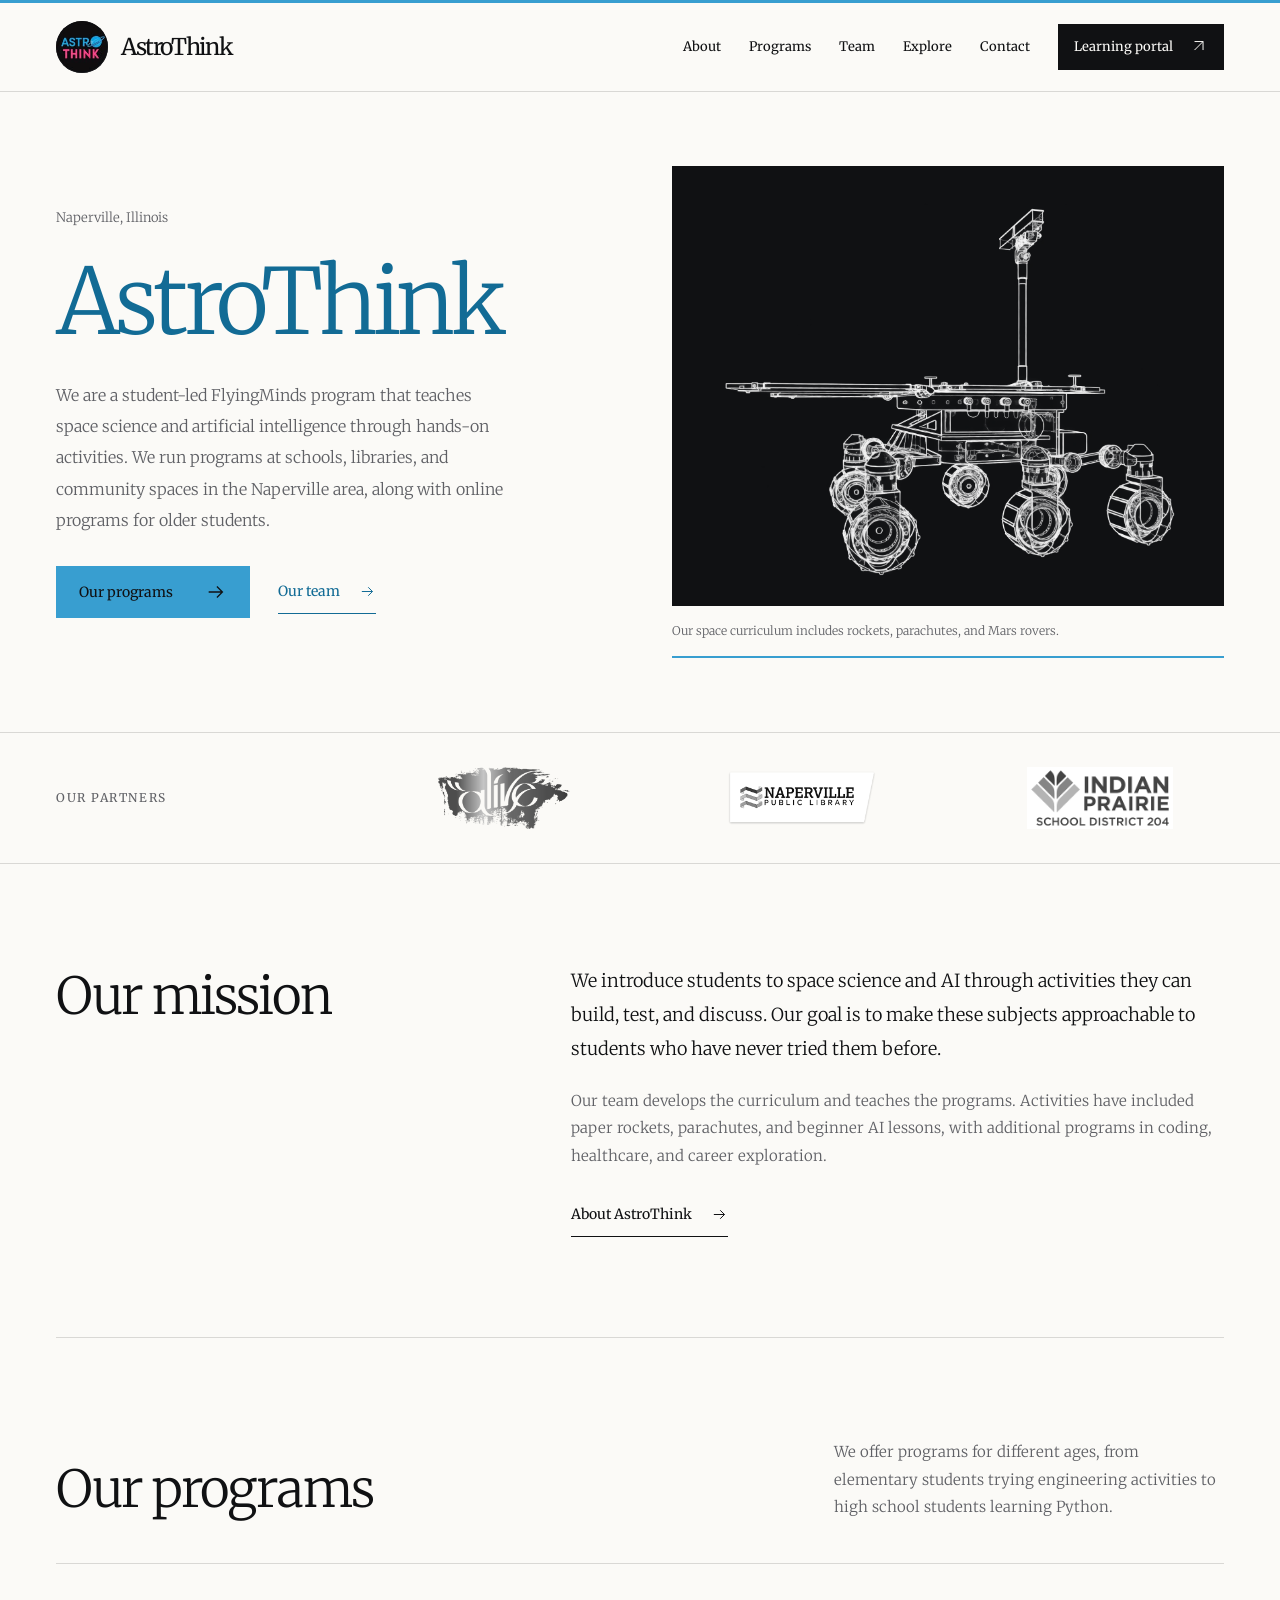
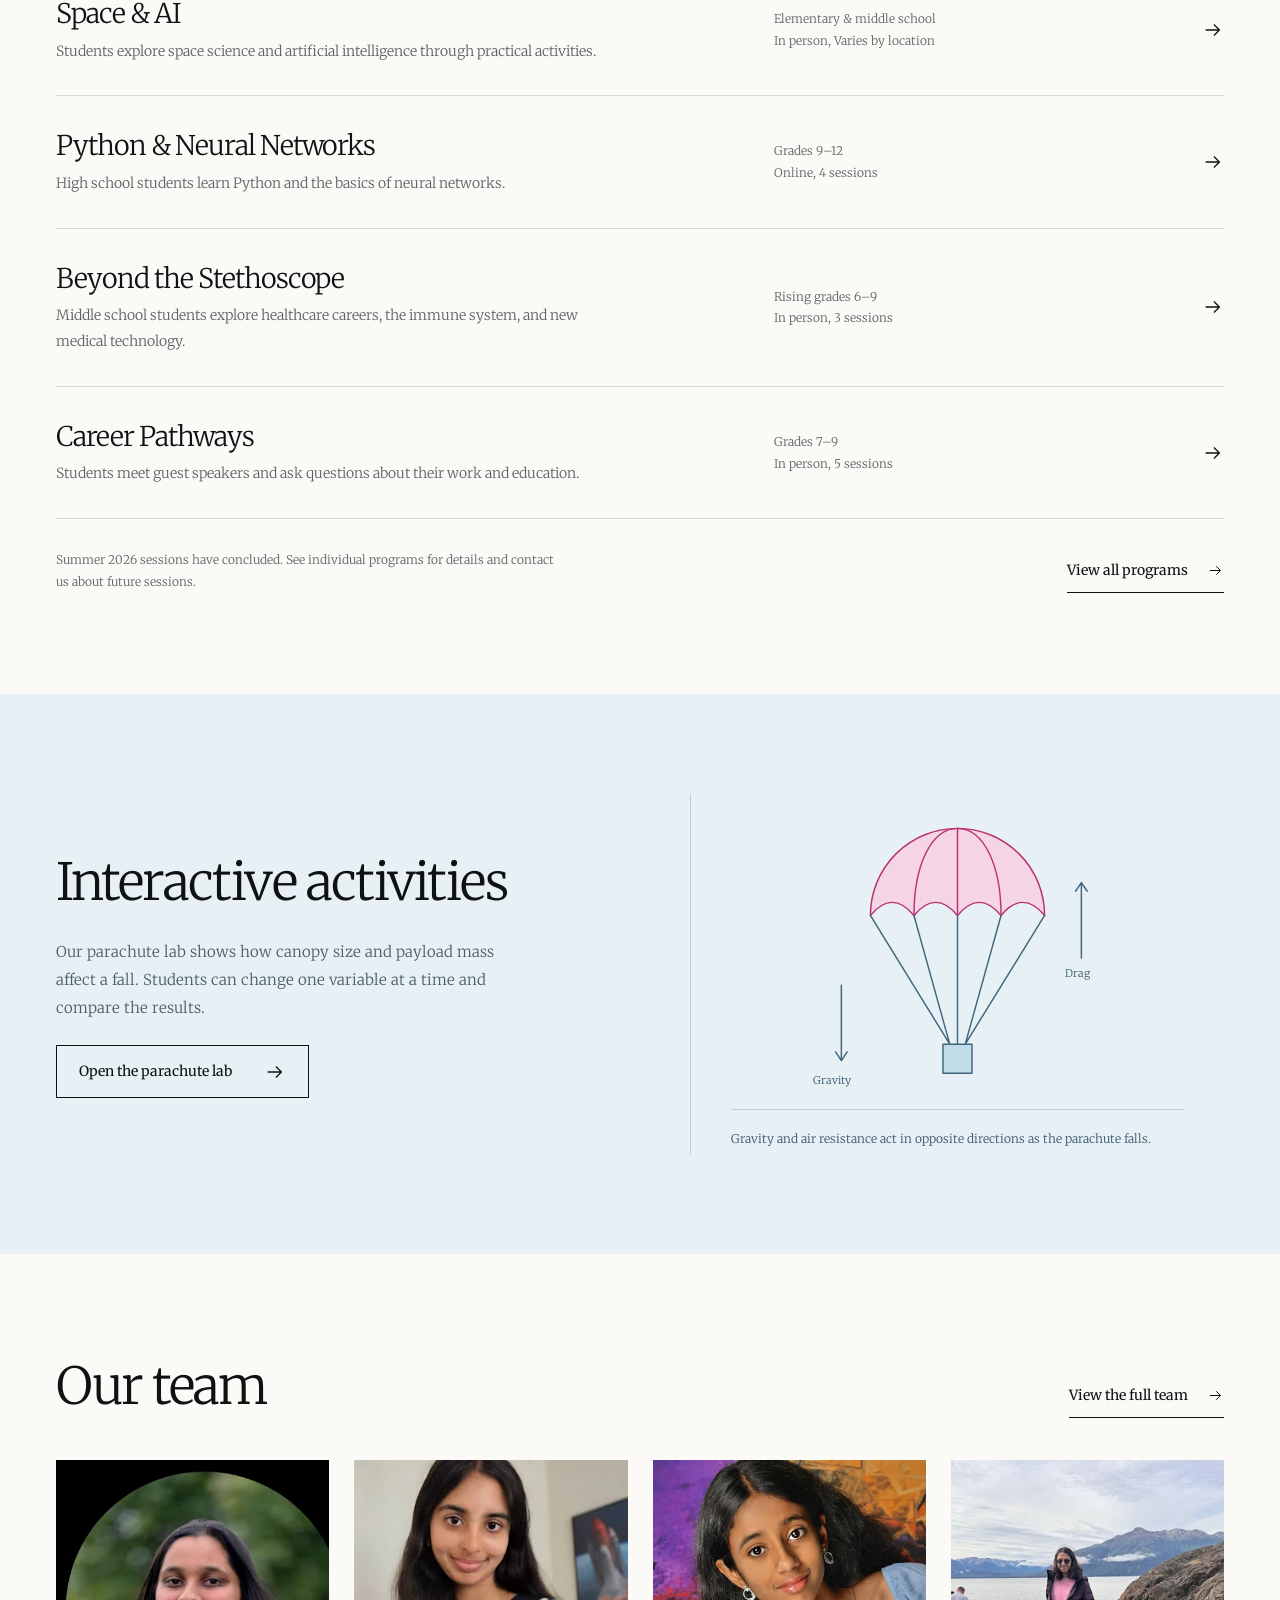
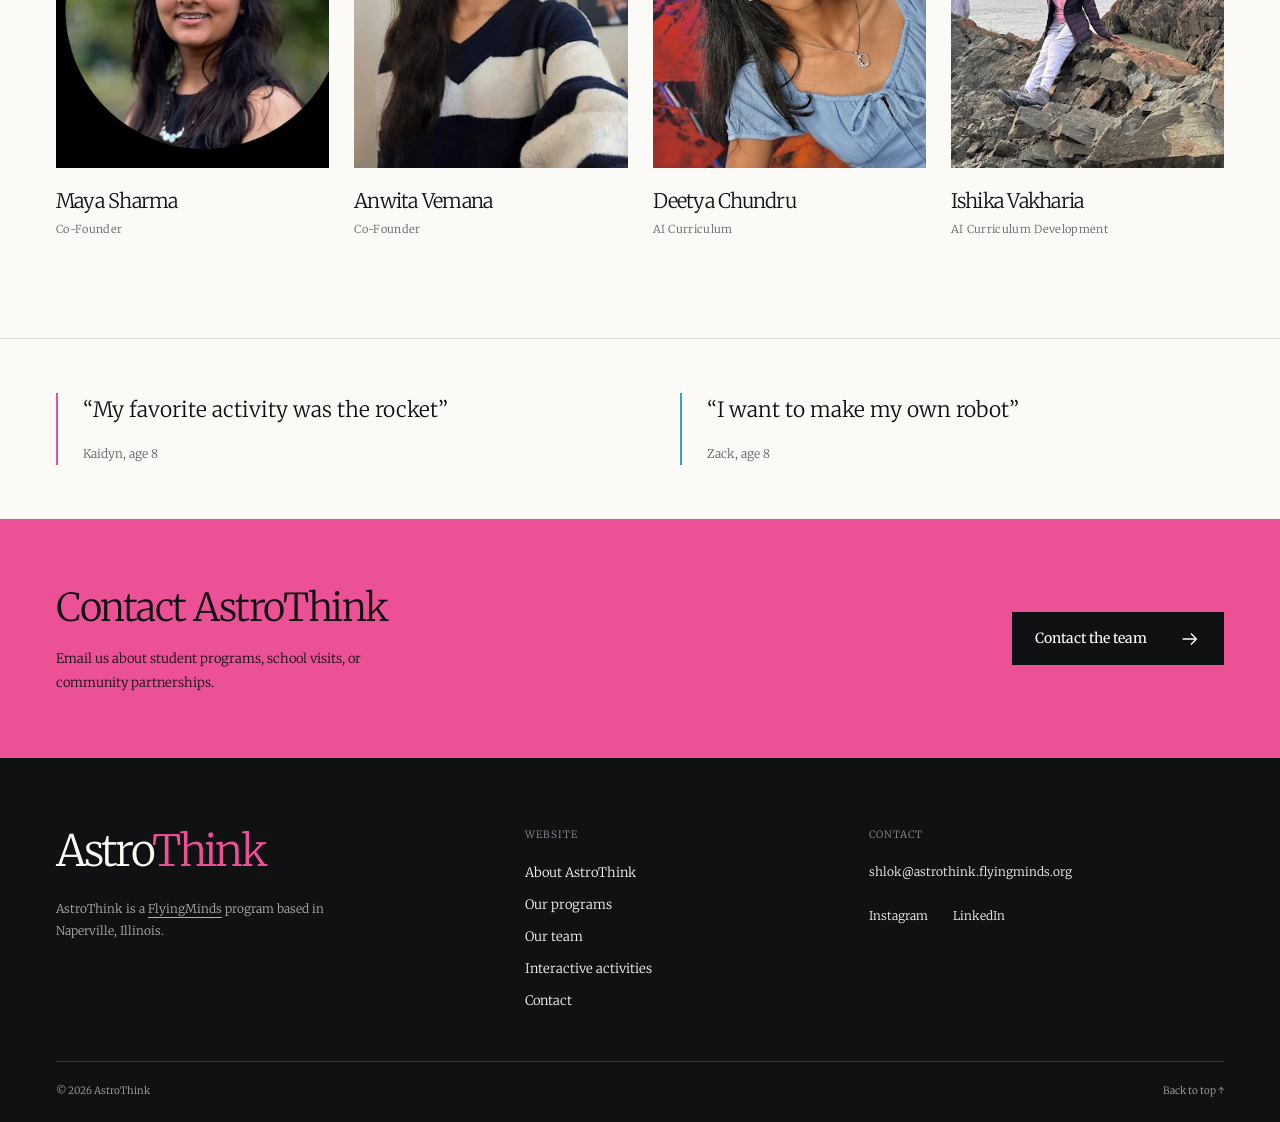
<file: index.html>
<!doctype html>
<html lang="en"><head><meta charset="utf-8"><meta name="viewport" content="width=device-width, initial-scale=1">
<title>Home | AstroThink</title><meta name="description" content="Student-led space science, AI, and hands-on STEM programs in Naperville and online. Explore AstroThink programs and meet the team."><meta name="theme-color" content="#101113">
<link rel="icon" type="image/jpeg" href="assets/astrothink-logo.jpg">
<meta property="og:type" content="website"><meta property="og:title" content="Home | AstroThink"><meta property="og:description" content="Student-led space science, AI, and hands-on STEM programs in Naperville and online. Explore AstroThink programs and meet the team.">
<link rel="preload" href="assets/fonts/merriweather-variable.woff2" as="font" type="font/woff2" crossorigin><link rel="stylesheet" href="styles.css"><script src="app.js" defer></script>
</head><body id="top" data-page="home"><a class="skip-link" href="#main">Skip to content</a>
<header class="site-header"><div class="container nav-shell">
<a class="brand" href="index.html" aria-label="AstroThink home"><img src="assets/astrothink-logo.jpg" alt="" width="52" height="52"><span>AstroThink</span></a>
<button class="menu-toggle" type="button" aria-controls="main-nav" aria-expanded="false"><span>Menu</span><span class="menu-lines" aria-hidden="true"></span></button>
<nav class="main-nav" id="main-nav" aria-label="Main navigation"><a href="about.html">About</a><a href="programs.html">Programs</a><a href="team.html">Team</a><a href="explore.html">Explore</a><a href="contact.html">Contact</a><a class="nav-cta" href="https://astrothink.flyingminds.org/login" target="_blank" rel="noopener noreferrer">Learning portal<span class="sr-only"> (opens in a new tab)</span><svg class="arrow arrow-small" viewBox="0 0 24 24" fill="none" stroke="currentColor" stroke-width="1.4" aria-hidden="true"><path d="M5 17 17 5M5 5h12v12"/></svg></a></nav>
</div></header><main id="main"><section class="hero"><div class="container hero-grid"><div class="hero-copy"><p class="hero-location">Naperville, Illinois</p><h1>AstroThink</h1><p class="hero-description">We are a student-led FlyingMinds program that teaches space science and artificial intelligence through hands-on activities. We run programs at schools, libraries, and community spaces in the Naperville area, along with online programs for older students.</p><div class="button-row"><a class="button button-blue" href="programs.html">Our programs<svg class="arrow" viewBox="0 0 24 24" fill="none" stroke="currentColor" stroke-width="1.4" aria-hidden="true"><path d="M4 12h15m-6-6 6 6-6 6"/></svg></a><a class="text-link" href="team.html">Our team<svg class="arrow arrow-small" viewBox="0 0 24 24" fill="none" stroke="currentColor" stroke-width="1.4" aria-hidden="true"><path d="M4 12h15m-6-6 6 6-6 6"/></svg></a></div></div>
<figure class="hero-art"><img class="rover-image" src="assets/mars-rover.webp" alt="White wireframe illustration showing the wheels, body, and mast of a Mars rover" width="1367" height="1151" fetchpriority="high" decoding="async"><figcaption>Our space curriculum includes rockets, parachutes, and Mars rovers.</figcaption></figure></div></section>
<section class="community-bar" aria-label="Community partners"><div class="container community-inner"><p class="kicker">Our partners</p><div class="partner-wordmark"><img src="assets/alive-center.png" alt="Alive Center" width="150" height="62" loading="lazy"></div><div class="partner-wordmark"><img src="assets/npl.png" alt="Naperville Public Library" width="150" height="62" loading="lazy"></div><div class="partner-wordmark"><img src="assets/district-204.png" alt="Indian Prairie School District 204" width="150" height="62" loading="lazy"></div></div></section>
<section class="section container mission" id="about"><div><h2 class="section-title">Our mission</h2></div><div class="mission-copy"><p class="mission-lead">We introduce students to space science and AI through activities they can build, test, and discuss. Our goal is to make these subjects approachable to students who have never tried them before.</p><p>Our team develops the curriculum and teaches the programs. Activities have included paper rockets, parachutes, and beginner AI lessons, with additional programs in coding, healthcare, and career exploration.</p><a class="text-link" href="about.html">About AstroThink<svg class="arrow arrow-small" viewBox="0 0 24 24" fill="none" stroke="currentColor" stroke-width="1.4" aria-hidden="true"><path d="M4 12h15m-6-6 6 6-6 6"/></svg></a></div></section>
<section class="section program-preview" aria-labelledby="programs-title"><div class="container"><div class="heading-row"><h2 class="section-title" id="programs-title">Our programs</h2><p>We offer programs for different ages, from elementary students trying engineering activities to high school students learning Python.</p></div><div class="program-list"><a class="program-row" href="space-ai.html"><div><h3 class="program-row-title">Space &amp; AI</h3><p class="program-row-description">Students explore space science and artificial intelligence through practical activities.</p></div><p class="program-row-meta">Elementary &amp; middle school<br>In person, Varies by location</p><svg class="arrow" viewBox="0 0 24 24" fill="none" stroke="currentColor" stroke-width="1.4" aria-hidden="true"><path d="M4 12h15m-6-6 6 6-6 6"/></svg></a><a class="program-row" href="python-neural-networks.html"><div><h3 class="program-row-title">Python &amp; Neural Networks</h3><p class="program-row-description">High school students learn Python and the basics of neural networks.</p></div><p class="program-row-meta">Grades 9–12<br>Online, 4 sessions</p><svg class="arrow" viewBox="0 0 24 24" fill="none" stroke="currentColor" stroke-width="1.4" aria-hidden="true"><path d="M4 12h15m-6-6 6 6-6 6"/></svg></a><a class="program-row" href="beyond-the-stethoscope.html"><div><h3 class="program-row-title">Beyond the Stethoscope</h3><p class="program-row-description">Middle school students explore healthcare careers, the immune system, and new medical technology.</p></div><p class="program-row-meta">Rising grades 6–9<br>In person, 3 sessions</p><svg class="arrow" viewBox="0 0 24 24" fill="none" stroke="currentColor" stroke-width="1.4" aria-hidden="true"><path d="M4 12h15m-6-6 6 6-6 6"/></svg></a><a class="program-row" href="career-pathways.html"><div><h3 class="program-row-title">Career Pathways</h3><p class="program-row-description">Students meet guest speakers and ask questions about their work and education.</p></div><p class="program-row-meta">Grades 7–9<br>In person, 5 sessions</p><svg class="arrow" viewBox="0 0 24 24" fill="none" stroke="currentColor" stroke-width="1.4" aria-hidden="true"><path d="M4 12h15m-6-6 6 6-6 6"/></svg></a></div><div class="program-bottom"><p>Summer 2026 sessions have concluded. See individual programs for details and contact us about future sessions.</p><a class="text-link" href="programs.html">View all programs<svg class="arrow arrow-small" viewBox="0 0 24 24" fill="none" stroke="currentColor" stroke-width="1.4" aria-hidden="true"><path d="M4 12h15m-6-6 6 6-6 6"/></svg></a></div></div></section>
<section class="section learn-feature"><div class="container learn-feature-grid"><div class="learn-feature-copy"><h2 class="section-title">Interactive activities</h2><p>Our parachute lab shows how canopy size and payload mass affect a fall. Students can change one variable at a time and compare the results.</p><a class="button button-outline" href="explore.html">Open the parachute lab<svg class="arrow" viewBox="0 0 24 24" fill="none" stroke="currentColor" stroke-width="1.4" aria-hidden="true"><path d="M4 12h15m-6-6 6 6-6 6"/></svg></a></div><figure class="diagram-preview"><svg viewBox="0 0 400 310" role="img" aria-labelledby="parachute-title"><title id="parachute-title">A parachute with upward air resistance and downward gravity.</title><g fill="none" stroke-linecap="round" stroke-linejoin="round" stroke-width="1.5"><path d="M110 110a90 90 0 0 1 180 0c-15-18-30-18-45 0-15-18-30-18-45 0-15-18-30-18-45 0-15-18-30-18-45 0Z" fill="#f5d5e3" stroke="#b93370"/><path d="M155 110c0-52 18-90 45-90s45 38 45 90M200 20v90" stroke="#b93370"/><path d="m110 110 82 133m-37-133 37 133m8-133v133m45-133-37 133m82-133-82 133" stroke="#40667c"/><rect x="185" y="243" width="30" height="30" stroke="#40667c" fill="#c3dce9"/><path d="M328 154V76m-6 9 6-9 6 9M80 182v78m-6-9 6 9 6-9" stroke="#40667c"/></g><g fill="#35556a" font-family="Merriweather, Georgia, serif" font-size="11" font-weight="300"><text x="311" y="174">Drag</text><text x="51" y="284">Gravity</text></g></svg><figcaption>Gravity and air resistance act in opposite directions as the parachute falls.</figcaption></figure></div></section>
<section class="section container" aria-labelledby="team-title"><div class="heading-row"><h2 class="section-title" id="team-title">Our team</h2><a class="text-link" href="team.html">View the full team<svg class="arrow arrow-small" viewBox="0 0 24 24" fill="none" stroke="currentColor" stroke-width="1.4" aria-hidden="true"><path d="M4 12h15m-6-6 6 6-6 6"/></svg></a></div><div class="team-preview-grid"><article class="team-card"><div class="portrait"><img src="assets/maya.webp" alt="Maya Sharma" loading="lazy" decoding="async" width="600" height="675"></div><h3>Maya Sharma</h3><p class="team-role">Co-Founder</p></article><article class="team-card"><div class="portrait"><img src="assets/anwita.webp" alt="Anwita Vemana" loading="lazy" decoding="async" width="600" height="675"></div><h3>Anwita Vemana</h3><p class="team-role">Co-Founder</p></article><article class="team-card"><div class="portrait"><img src="assets/deetya.webp" alt="Deetya Chundru" loading="lazy" decoding="async" width="600" height="675"></div><h3>Deetya Chundru</h3><p class="team-role">AI Curriculum</p></article><article class="team-card"><div class="portrait"><img src="assets/ishika-v.webp" alt="Ishika Vakharia" loading="lazy" decoding="async" width="600" height="675"></div><h3>Ishika Vakharia</h3><p class="team-role">AI Curriculum Development</p></article></div></section>
<section class="quote-strip"><div class="container quote-inner"><blockquote><p>“My favorite activity was the rocket”</p><cite>Kaidyn, age 8</cite></blockquote><blockquote><p>“I want to make my own robot”</p><cite>Zack, age 8</cite></blockquote></div></section><section class="contact-band"><div class="container contact-band-inner"><div><h2>Contact AstroThink</h2><p>Email us about student programs, school visits, or community partnerships.</p></div><a class="button " href="contact.html">Contact the team<svg class="arrow" viewBox="0 0 24 24" fill="none" stroke="currentColor" stroke-width="1.4" aria-hidden="true"><path d="M4 12h15m-6-6 6 6-6 6"/></svg></a></div></section></main><footer class="site-footer"><div class="container"><div class="footer-top">
<div class="footer-identity"><a class="footer-name" href="index.html">Astro<span>Think</span></a><p>AstroThink is a <a href="https://flyingminds.org/" target="_blank" rel="noopener noreferrer">FlyingMinds</a> program based in Naperville, Illinois.</p></div>
<div><p class="footer-kicker">Website</p><nav class="footer-links" aria-label="Footer navigation"><a href="about.html">About AstroThink</a><a href="programs.html">Our programs</a><a href="team.html">Our team</a><a href="explore.html">Interactive activities</a><a href="contact.html">Contact</a></nav></div>
<div class="footer-contact"><p class="footer-kicker">Contact</p><a href="mailto:shlok@astrothink.flyingminds.org">shlok@astrothink.flyingminds.org</a><div class="footer-socials"><a href="https://www.instagram.com/astrothinkfm/" target="_blank" rel="noopener noreferrer">Instagram<span class="sr-only"> (opens in a new tab)</span></a><a href="https://www.linkedin.com/company/astrothink/" target="_blank" rel="noopener noreferrer">LinkedIn<span class="sr-only"> (opens in a new tab)</span></a></div></div>
</div><div class="footer-bottom"><span>© 2026 AstroThink</span><a href="#top">Back to top ↑</a></div></div></footer></body></html>
</file>
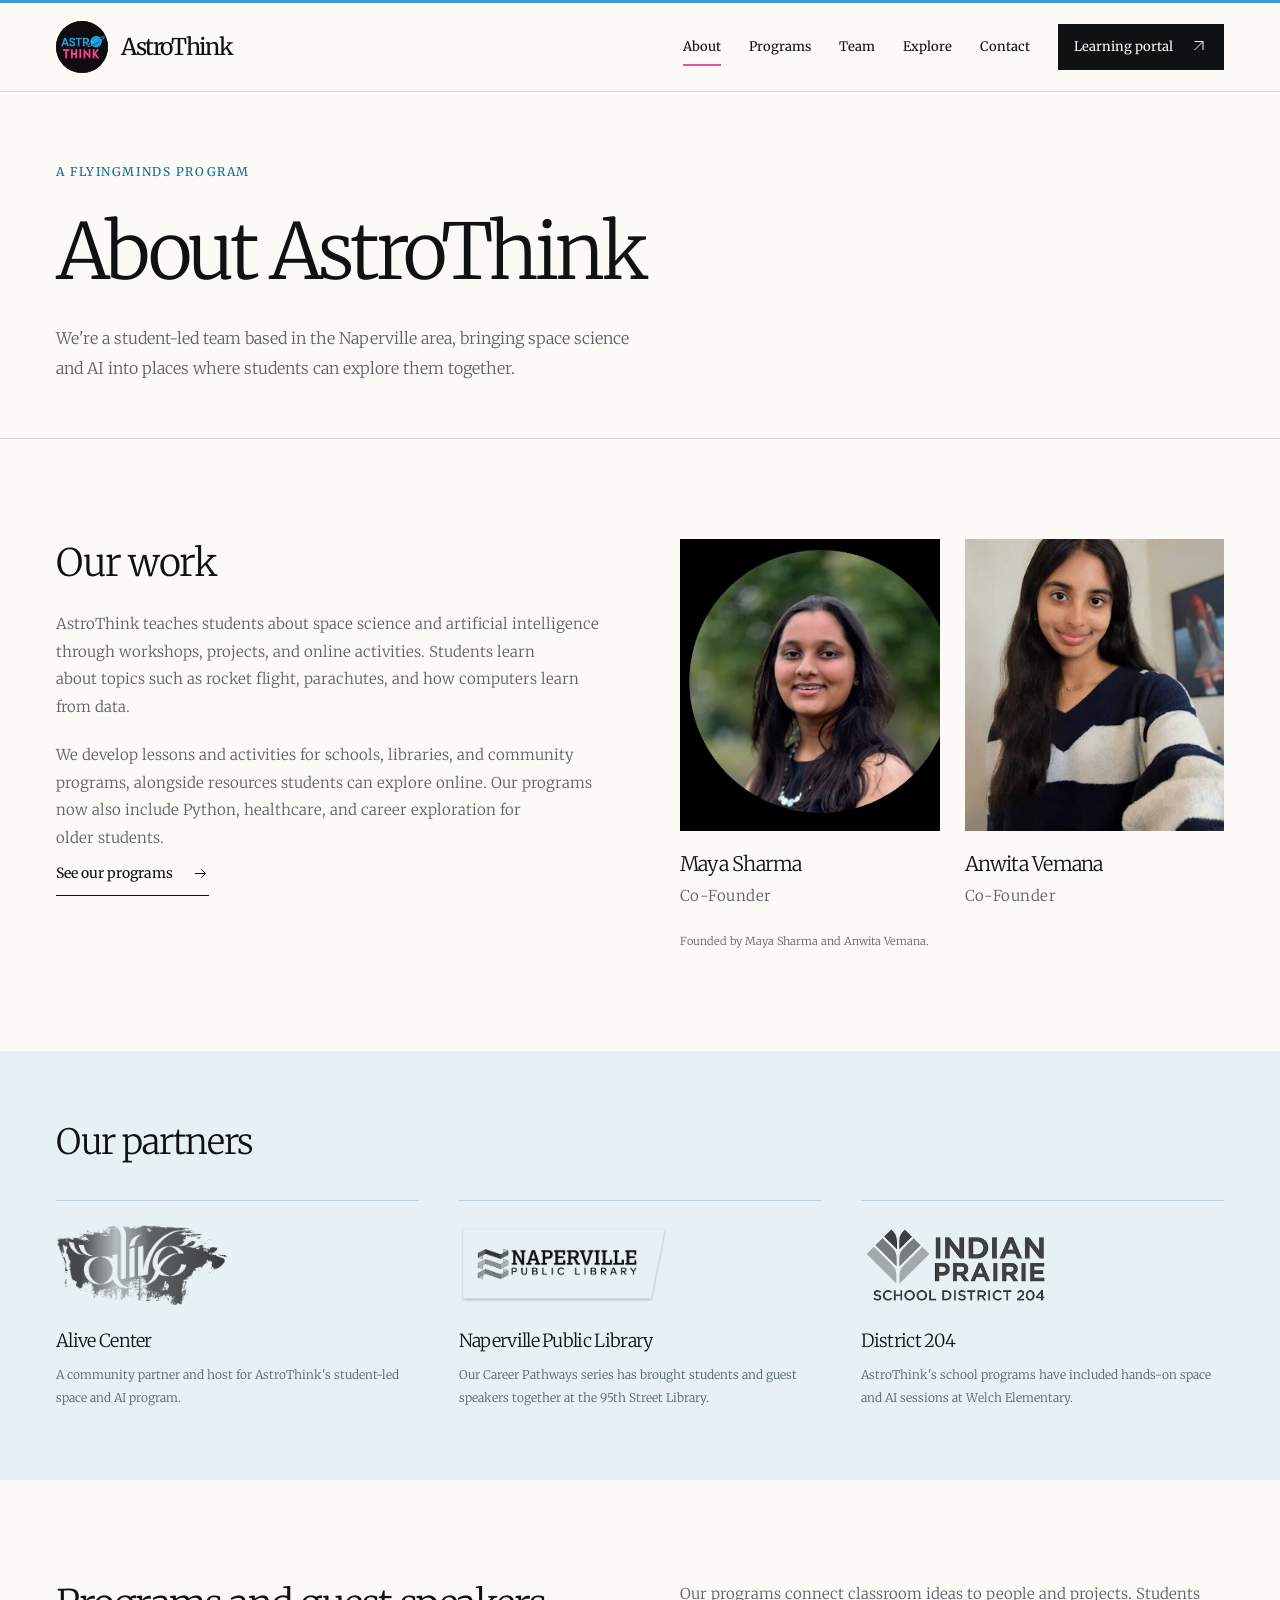
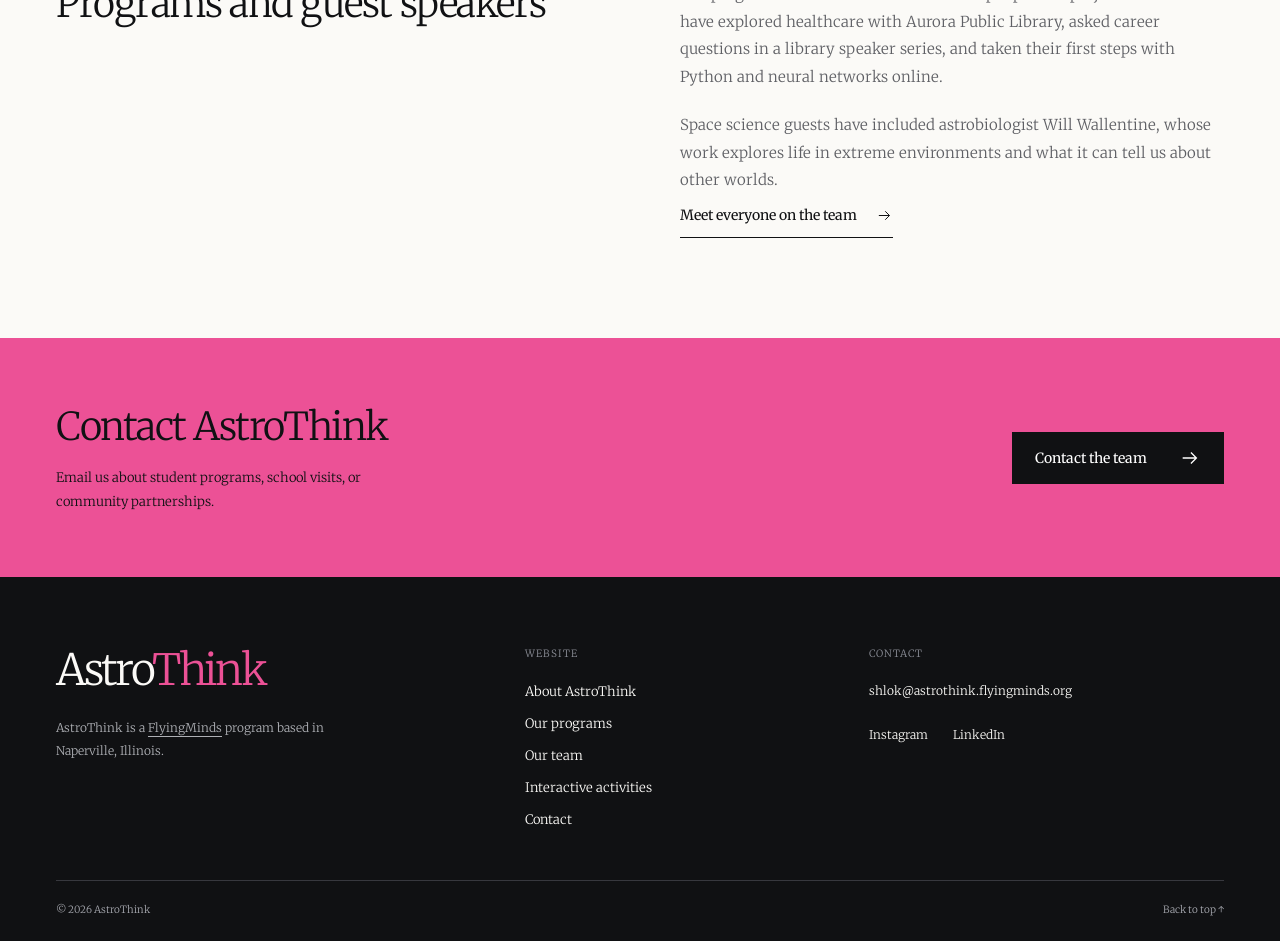
<file: about.html>
<!doctype html>
<html lang="en"><head><meta charset="utf-8"><meta name="viewport" content="width=device-width, initial-scale=1">
<title>About | AstroThink</title><meta name="description" content="Meet AstroThink, a student-led FlyingMinds program for space science, artificial intelligence, and hands-on STEM education."><meta name="theme-color" content="#101113">
<link rel="icon" type="image/jpeg" href="assets/astrothink-logo.jpg">
<meta property="og:type" content="website"><meta property="og:title" content="About | AstroThink"><meta property="og:description" content="Meet AstroThink, a student-led FlyingMinds program for space science, artificial intelligence, and hands-on STEM education.">
<link rel="preload" href="assets/fonts/merriweather-variable.woff2" as="font" type="font/woff2" crossorigin><link rel="stylesheet" href="styles.css"><script src="app.js" defer></script>
</head><body id="top" data-page="about"><a class="skip-link" href="#main">Skip to content</a>
<header class="site-header"><div class="container nav-shell">
<a class="brand" href="index.html" aria-label="AstroThink home"><img src="assets/astrothink-logo.jpg" alt="" width="52" height="52"><span>AstroThink</span></a>
<button class="menu-toggle" type="button" aria-controls="main-nav" aria-expanded="false"><span>Menu</span><span class="menu-lines" aria-hidden="true"></span></button>
<nav class="main-nav" id="main-nav" aria-label="Main navigation"><a href="about.html" aria-current="page">About</a><a href="programs.html">Programs</a><a href="team.html">Team</a><a href="explore.html">Explore</a><a href="contact.html">Contact</a><a class="nav-cta" href="https://astrothink.flyingminds.org/login" target="_blank" rel="noopener noreferrer">Learning portal<span class="sr-only"> (opens in a new tab)</span><svg class="arrow arrow-small" viewBox="0 0 24 24" fill="none" stroke="currentColor" stroke-width="1.4" aria-hidden="true"><path d="M5 17 17 5M5 5h12v12"/></svg></a></nav>
</div></header><main id="main"><section class="page-heading"><div class="container"><p class="kicker">A FlyingMinds program</p><h1>About AstroThink</h1><p>We're a student-led team based in the Naperville area, bringing space science and AI into places where students can explore them together.</p></div></section><section class="section container about-full"><div><h2>Our work</h2><p>AstroThink teaches students about space science and artificial intelligence through workshops, projects, and online activities. Students learn about topics such as rocket flight, parachutes, and how computers learn from data.</p><p>We develop lessons and activities for schools, libraries, and community programs, alongside resources students can explore online. Our programs now also include Python, healthcare, and career exploration for older students.</p><a class="text-link" href="programs.html">See our programs<svg class="arrow arrow-small" viewBox="0 0 24 24" fill="none" stroke="currentColor" stroke-width="1.4" aria-hidden="true"><path d="M4 12h15m-6-6 6 6-6 6"/></svg></a></div><div><div class="team-preview-grid" style="grid-template-columns:repeat(2,minmax(0,1fr))"><article class="team-card"><div class="portrait"><img src="assets/maya.webp" alt="Maya Sharma" loading="lazy" decoding="async" width="600" height="675"></div><h3>Maya Sharma</h3><p class="team-role">Co-Founder</p></article><article class="team-card"><div class="portrait"><img src="assets/anwita.webp" alt="Anwita Vemana" loading="lazy" decoding="async" width="600" height="675"></div><h3>Anwita Vemana</h3><p class="team-role">Co-Founder</p></article></div><p class="muted" style="font-size:11px;margin-top:22px">Founded by Maya Sharma and Anwita Vemana.</p></div></section><section class="partner-list"><div class="container"><h2 class="partner-heading">Our partners</h2><div class="partner-grid"><article class="partner-tile"><img src="assets/alive-center.png" alt="Alive Center" width="210" height="80" loading="lazy"><h3>Alive Center</h3><p>A community partner and host for AstroThink's student-led space and AI program.</p></article><article class="partner-tile"><img src="assets/npl.png" alt="Naperville Public Library" width="210" height="80" loading="lazy"><h3>Naperville Public Library</h3><p>Our Career Pathways series has brought students and guest speakers together at the 95th Street Library.</p></article><article class="partner-tile"><img src="assets/district-204.png" alt="Indian Prairie School District 204" width="210" height="80" loading="lazy"><h3>District 204</h3><p>AstroThink's school programs have included hands-on space and AI sessions at Welch Elementary.</p></article></div></div></section><section class="section container about-full"><div><h2>Programs and guest speakers</h2></div><div><p>Our programs connect classroom ideas to people and projects. Students have explored healthcare with Aurora Public Library, asked career questions in a library speaker series, and taken their first steps with Python and neural networks online.</p><p>Space science guests have included astrobiologist Will Wallentine, whose work explores life in extreme environments and what it can tell us about other worlds.</p><a class="text-link" href="team.html">Meet everyone on the team<svg class="arrow arrow-small" viewBox="0 0 24 24" fill="none" stroke="currentColor" stroke-width="1.4" aria-hidden="true"><path d="M4 12h15m-6-6 6 6-6 6"/></svg></a></div></section><section class="contact-band"><div class="container contact-band-inner"><div><h2>Contact AstroThink</h2><p>Email us about student programs, school visits, or community partnerships.</p></div><a class="button " href="contact.html">Contact the team<svg class="arrow" viewBox="0 0 24 24" fill="none" stroke="currentColor" stroke-width="1.4" aria-hidden="true"><path d="M4 12h15m-6-6 6 6-6 6"/></svg></a></div></section></main><footer class="site-footer"><div class="container"><div class="footer-top">
<div class="footer-identity"><a class="footer-name" href="index.html">Astro<span>Think</span></a><p>AstroThink is a <a href="https://flyingminds.org/" target="_blank" rel="noopener noreferrer">FlyingMinds</a> program based in Naperville, Illinois.</p></div>
<div><p class="footer-kicker">Website</p><nav class="footer-links" aria-label="Footer navigation"><a href="about.html">About AstroThink</a><a href="programs.html">Our programs</a><a href="team.html">Our team</a><a href="explore.html">Interactive activities</a><a href="contact.html">Contact</a></nav></div>
<div class="footer-contact"><p class="footer-kicker">Contact</p><a href="mailto:shlok@astrothink.flyingminds.org">shlok@astrothink.flyingminds.org</a><div class="footer-socials"><a href="https://www.instagram.com/astrothinkfm/" target="_blank" rel="noopener noreferrer">Instagram<span class="sr-only"> (opens in a new tab)</span></a><a href="https://www.linkedin.com/company/astrothink/" target="_blank" rel="noopener noreferrer">LinkedIn<span class="sr-only"> (opens in a new tab)</span></a></div></div>
</div><div class="footer-bottom"><span>© 2026 AstroThink</span><a href="#top">Back to top ↑</a></div></div></footer></body></html>
</file>
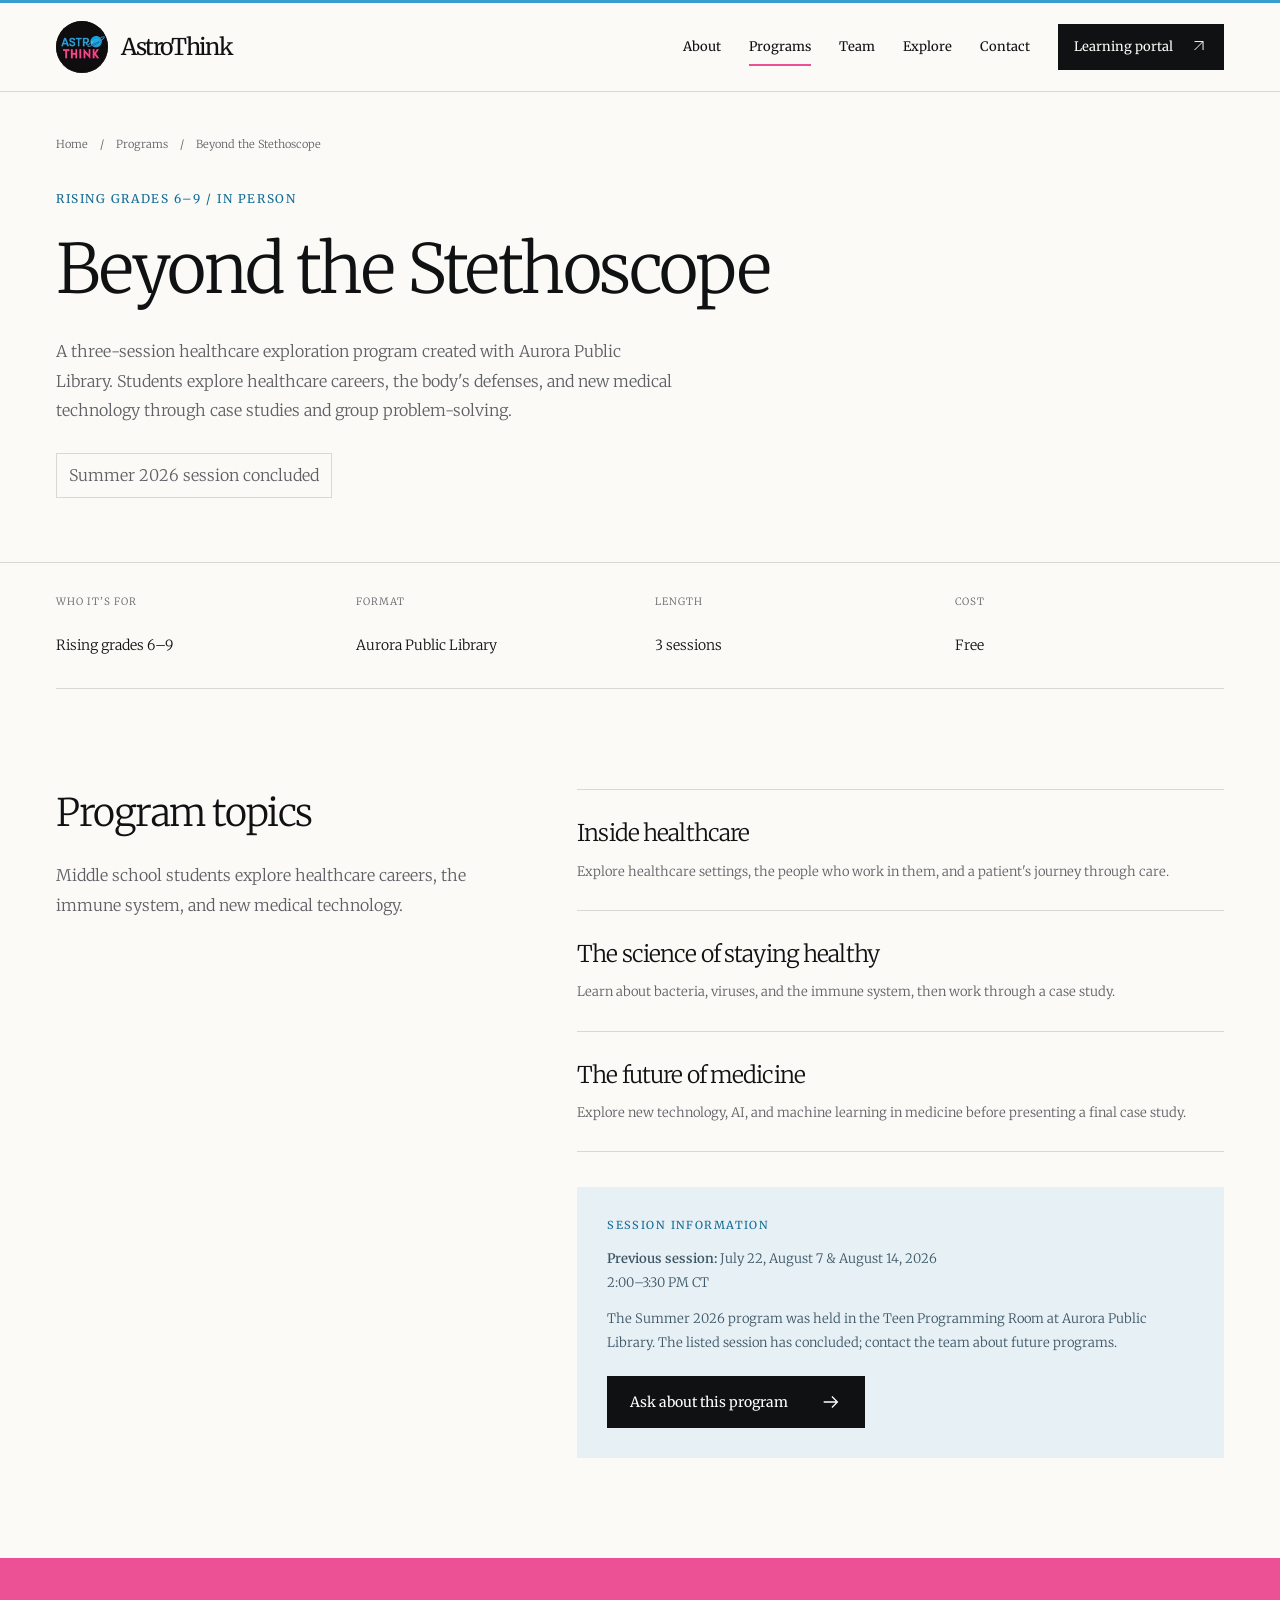
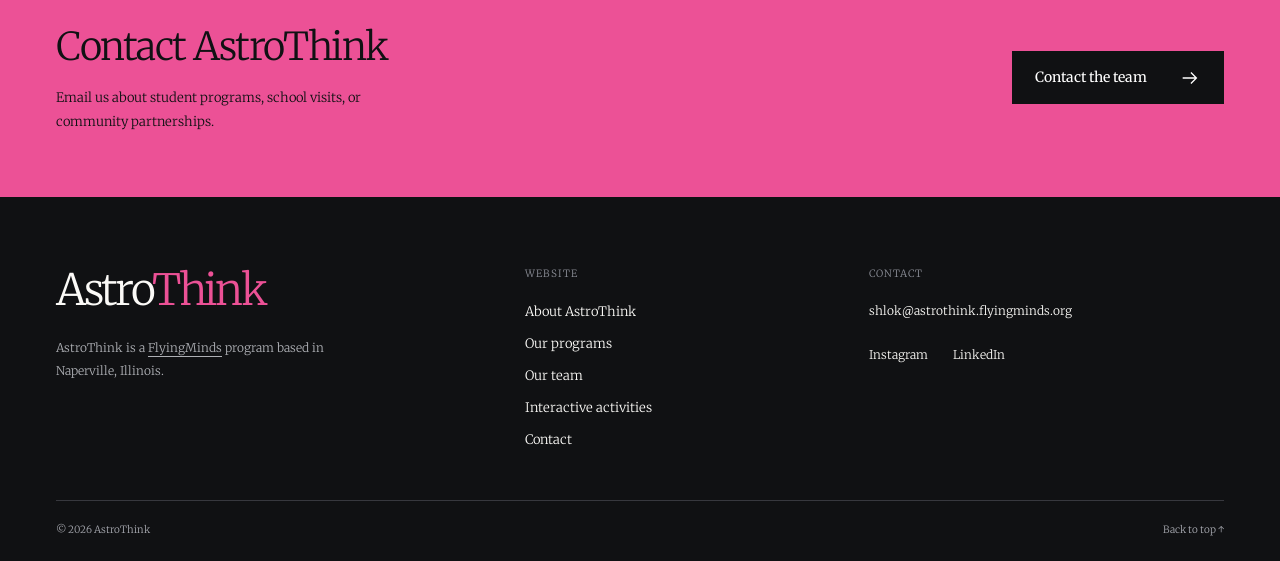
<file: beyond-the-stethoscope.html>
<!doctype html>
<html lang="en"><head><meta charset="utf-8"><meta name="viewport" content="width=device-width, initial-scale=1">
<title>Beyond the Stethoscope | AstroThink</title><meta name="description" content="Middle school students explore healthcare careers, the immune system, and new medical technology."><meta name="theme-color" content="#101113">
<link rel="icon" type="image/jpeg" href="assets/astrothink-logo.jpg">
<meta property="og:type" content="website"><meta property="og:title" content="Beyond the Stethoscope | AstroThink"><meta property="og:description" content="Middle school students explore healthcare careers, the immune system, and new medical technology.">
<link rel="preload" href="assets/fonts/merriweather-variable.woff2" as="font" type="font/woff2" crossorigin><link rel="stylesheet" href="styles.css"><script src="app.js" defer></script>
</head><body id="top" data-page="programs"><a class="skip-link" href="#main">Skip to content</a>
<header class="site-header"><div class="container nav-shell">
<a class="brand" href="index.html" aria-label="AstroThink home"><img src="assets/astrothink-logo.jpg" alt="" width="52" height="52"><span>AstroThink</span></a>
<button class="menu-toggle" type="button" aria-controls="main-nav" aria-expanded="false"><span>Menu</span><span class="menu-lines" aria-hidden="true"></span></button>
<nav class="main-nav" id="main-nav" aria-label="Main navigation"><a href="about.html">About</a><a href="programs.html" aria-current="page">Programs</a><a href="team.html">Team</a><a href="explore.html">Explore</a><a href="contact.html">Contact</a><a class="nav-cta" href="https://astrothink.flyingminds.org/login" target="_blank" rel="noopener noreferrer">Learning portal<span class="sr-only"> (opens in a new tab)</span><svg class="arrow arrow-small" viewBox="0 0 24 24" fill="none" stroke="currentColor" stroke-width="1.4" aria-hidden="true"><path d="M5 17 17 5M5 5h12v12"/></svg></a></nav>
</div></header><main id="main"><section class="detail-hero"><div class="container"><nav class="breadcrumbs" aria-label="Breadcrumb"><a href="index.html">Home</a><span aria-hidden="true">/</span><a href="programs.html">Programs</a><span aria-hidden="true">/</span><span aria-current="page">Beyond the Stethoscope</span></nav><div class="detail-grid"><div class="detail-copy"><p class="kicker">Rising grades 6–9 / In person</p><h1>Beyond the Stethoscope</h1><p>A three-session healthcare exploration program created with Aurora Public Library. Students explore healthcare careers, the body&#x27;s defenses, and new medical technology through case studies and group problem-solving.</p><p class="status-note">Summer 2026 session concluded</p></div></div></div></section><div class="container detail-facts"><div><p class="fact-label">Who it’s for</p><p class="fact-value">Rising grades 6–9</p></div><div><p class="fact-label">Format</p><p class="fact-value">Aurora Public Library</p></div><div><p class="fact-label">Length</p><p class="fact-value">3 sessions</p></div><div><p class="fact-label">Cost</p><p class="fact-value">Free</p></div></div><section class="section container detail-body"><div><h2>Program topics</h2><p class="section-intro">Middle school students explore healthcare careers, the immune system, and new medical technology.</p></div><div><ol class="topic-list"><li><div><h3>Inside healthcare</h3><p>Explore healthcare settings, the people who work in them, and a patient&#x27;s journey through care.</p></div></li><li><div><h3>The science of staying healthy</h3><p>Learn about bacteria, viruses, and the immune system, then work through a case study.</p></div></li><li><div><h3>The future of medicine</h3><p>Explore new technology, AI, and machine learning in medicine before presenting a final case study.</p></div></li></ol><aside class="session-note"><p class="kicker">Session information</p><p><strong>Previous session:</strong> July 22, August 7 &amp; August 14, 2026<br>2:00–3:30 PM CT</p><p>The Summer 2026 program was held in the Teen Programming Room at Aurora Public Library. The listed session has concluded; contact the team about future programs.</p><a class="button " href="mailto:shlok@astrothink.flyingminds.org?subject=Question%20about%20Beyond%20the%20Stethoscope">Ask about this program<svg class="arrow" viewBox="0 0 24 24" fill="none" stroke="currentColor" stroke-width="1.4" aria-hidden="true"><path d="M4 12h15m-6-6 6 6-6 6"/></svg></a></aside></div></section><section class="contact-band"><div class="container contact-band-inner"><div><h2>Contact AstroThink</h2><p>Email us about student programs, school visits, or community partnerships.</p></div><a class="button " href="contact.html">Contact the team<svg class="arrow" viewBox="0 0 24 24" fill="none" stroke="currentColor" stroke-width="1.4" aria-hidden="true"><path d="M4 12h15m-6-6 6 6-6 6"/></svg></a></div></section></main><footer class="site-footer"><div class="container"><div class="footer-top">
<div class="footer-identity"><a class="footer-name" href="index.html">Astro<span>Think</span></a><p>AstroThink is a <a href="https://flyingminds.org/" target="_blank" rel="noopener noreferrer">FlyingMinds</a> program based in Naperville, Illinois.</p></div>
<div><p class="footer-kicker">Website</p><nav class="footer-links" aria-label="Footer navigation"><a href="about.html">About AstroThink</a><a href="programs.html">Our programs</a><a href="team.html">Our team</a><a href="explore.html">Interactive activities</a><a href="contact.html">Contact</a></nav></div>
<div class="footer-contact"><p class="footer-kicker">Contact</p><a href="mailto:shlok@astrothink.flyingminds.org">shlok@astrothink.flyingminds.org</a><div class="footer-socials"><a href="https://www.instagram.com/astrothinkfm/" target="_blank" rel="noopener noreferrer">Instagram<span class="sr-only"> (opens in a new tab)</span></a><a href="https://www.linkedin.com/company/astrothink/" target="_blank" rel="noopener noreferrer">LinkedIn<span class="sr-only"> (opens in a new tab)</span></a></div></div>
</div><div class="footer-bottom"><span>© 2026 AstroThink</span><a href="#top">Back to top ↑</a></div></div></footer></body></html>
</file>
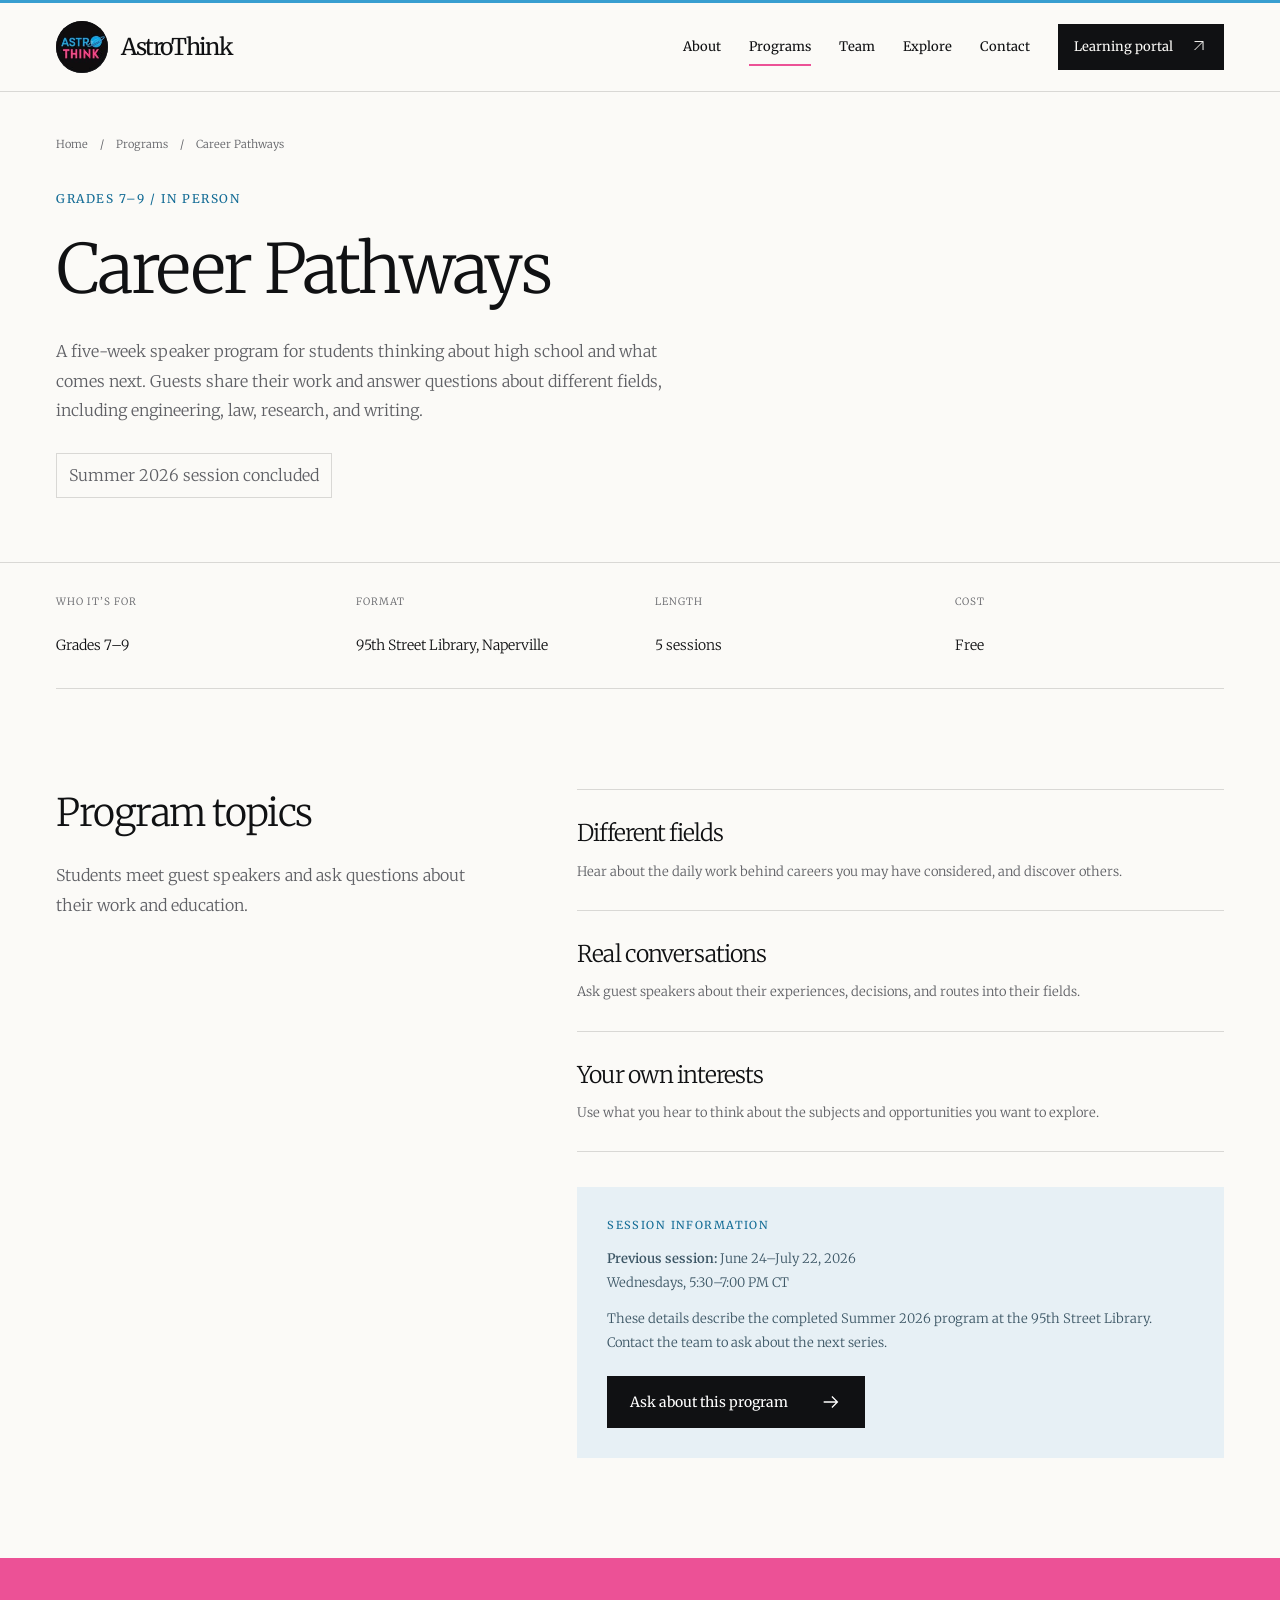
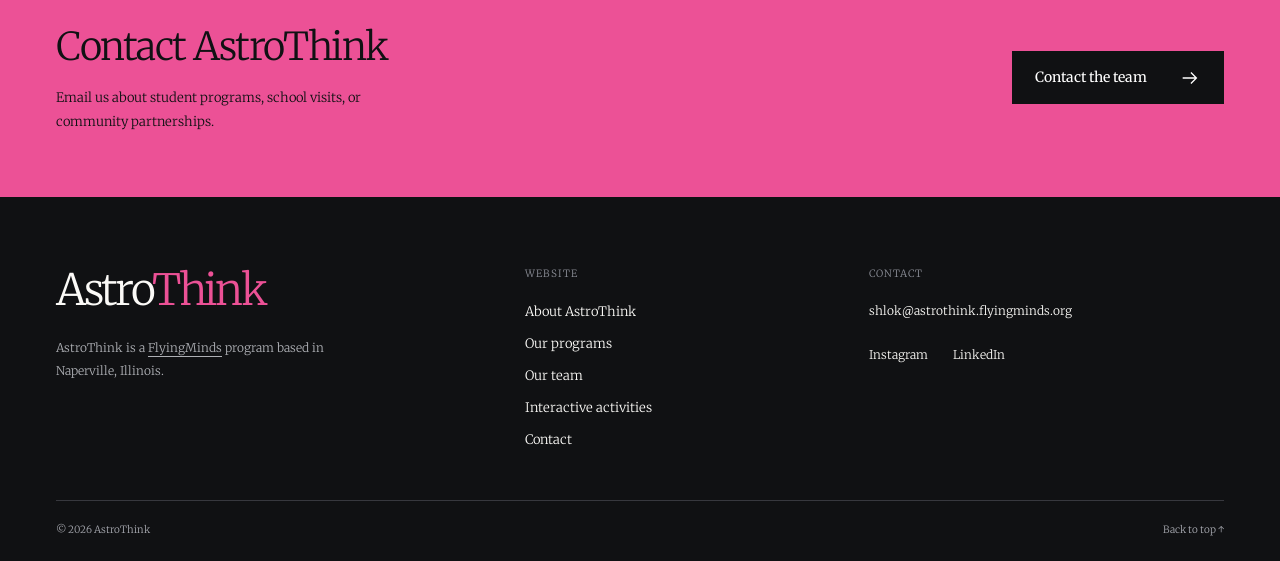
<file: career-pathways.html>
<!doctype html>
<html lang="en"><head><meta charset="utf-8"><meta name="viewport" content="width=device-width, initial-scale=1">
<title>Career Pathways | AstroThink</title><meta name="description" content="Students meet guest speakers and ask questions about their work and education."><meta name="theme-color" content="#101113">
<link rel="icon" type="image/jpeg" href="assets/astrothink-logo.jpg">
<meta property="og:type" content="website"><meta property="og:title" content="Career Pathways | AstroThink"><meta property="og:description" content="Students meet guest speakers and ask questions about their work and education.">
<link rel="preload" href="assets/fonts/merriweather-variable.woff2" as="font" type="font/woff2" crossorigin><link rel="stylesheet" href="styles.css"><script src="app.js" defer></script>
</head><body id="top" data-page="programs"><a class="skip-link" href="#main">Skip to content</a>
<header class="site-header"><div class="container nav-shell">
<a class="brand" href="index.html" aria-label="AstroThink home"><img src="assets/astrothink-logo.jpg" alt="" width="52" height="52"><span>AstroThink</span></a>
<button class="menu-toggle" type="button" aria-controls="main-nav" aria-expanded="false"><span>Menu</span><span class="menu-lines" aria-hidden="true"></span></button>
<nav class="main-nav" id="main-nav" aria-label="Main navigation"><a href="about.html">About</a><a href="programs.html" aria-current="page">Programs</a><a href="team.html">Team</a><a href="explore.html">Explore</a><a href="contact.html">Contact</a><a class="nav-cta" href="https://astrothink.flyingminds.org/login" target="_blank" rel="noopener noreferrer">Learning portal<span class="sr-only"> (opens in a new tab)</span><svg class="arrow arrow-small" viewBox="0 0 24 24" fill="none" stroke="currentColor" stroke-width="1.4" aria-hidden="true"><path d="M5 17 17 5M5 5h12v12"/></svg></a></nav>
</div></header><main id="main"><section class="detail-hero"><div class="container"><nav class="breadcrumbs" aria-label="Breadcrumb"><a href="index.html">Home</a><span aria-hidden="true">/</span><a href="programs.html">Programs</a><span aria-hidden="true">/</span><span aria-current="page">Career Pathways</span></nav><div class="detail-grid"><div class="detail-copy"><p class="kicker">Grades 7–9 / In person</p><h1>Career Pathways</h1><p>A five-week speaker program for students thinking about high school and what comes next. Guests share their work and answer questions about different fields, including engineering, law, research, and writing.</p><p class="status-note">Summer 2026 session concluded</p></div></div></div></section><div class="container detail-facts"><div><p class="fact-label">Who it’s for</p><p class="fact-value">Grades 7–9</p></div><div><p class="fact-label">Format</p><p class="fact-value">95th Street Library, Naperville</p></div><div><p class="fact-label">Length</p><p class="fact-value">5 sessions</p></div><div><p class="fact-label">Cost</p><p class="fact-value">Free</p></div></div><section class="section container detail-body"><div><h2>Program topics</h2><p class="section-intro">Students meet guest speakers and ask questions about their work and education.</p></div><div><ol class="topic-list"><li><div><h3>Different fields</h3><p>Hear about the daily work behind careers you may have considered, and discover others.</p></div></li><li><div><h3>Real conversations</h3><p>Ask guest speakers about their experiences, decisions, and routes into their fields.</p></div></li><li><div><h3>Your own interests</h3><p>Use what you hear to think about the subjects and opportunities you want to explore.</p></div></li></ol><aside class="session-note"><p class="kicker">Session information</p><p><strong>Previous session:</strong> June 24–July 22, 2026<br>Wednesdays, 5:30–7:00 PM CT</p><p>These details describe the completed Summer 2026 program at the 95th Street Library. Contact the team to ask about the next series.</p><a class="button " href="mailto:shlok@astrothink.flyingminds.org?subject=Question%20about%20Career%20Pathways">Ask about this program<svg class="arrow" viewBox="0 0 24 24" fill="none" stroke="currentColor" stroke-width="1.4" aria-hidden="true"><path d="M4 12h15m-6-6 6 6-6 6"/></svg></a></aside></div></section><section class="contact-band"><div class="container contact-band-inner"><div><h2>Contact AstroThink</h2><p>Email us about student programs, school visits, or community partnerships.</p></div><a class="button " href="contact.html">Contact the team<svg class="arrow" viewBox="0 0 24 24" fill="none" stroke="currentColor" stroke-width="1.4" aria-hidden="true"><path d="M4 12h15m-6-6 6 6-6 6"/></svg></a></div></section></main><footer class="site-footer"><div class="container"><div class="footer-top">
<div class="footer-identity"><a class="footer-name" href="index.html">Astro<span>Think</span></a><p>AstroThink is a <a href="https://flyingminds.org/" target="_blank" rel="noopener noreferrer">FlyingMinds</a> program based in Naperville, Illinois.</p></div>
<div><p class="footer-kicker">Website</p><nav class="footer-links" aria-label="Footer navigation"><a href="about.html">About AstroThink</a><a href="programs.html">Our programs</a><a href="team.html">Our team</a><a href="explore.html">Interactive activities</a><a href="contact.html">Contact</a></nav></div>
<div class="footer-contact"><p class="footer-kicker">Contact</p><a href="mailto:shlok@astrothink.flyingminds.org">shlok@astrothink.flyingminds.org</a><div class="footer-socials"><a href="https://www.instagram.com/astrothinkfm/" target="_blank" rel="noopener noreferrer">Instagram<span class="sr-only"> (opens in a new tab)</span></a><a href="https://www.linkedin.com/company/astrothink/" target="_blank" rel="noopener noreferrer">LinkedIn<span class="sr-only"> (opens in a new tab)</span></a></div></div>
</div><div class="footer-bottom"><span>© 2026 AstroThink</span><a href="#top">Back to top ↑</a></div></div></footer></body></html>
</file>
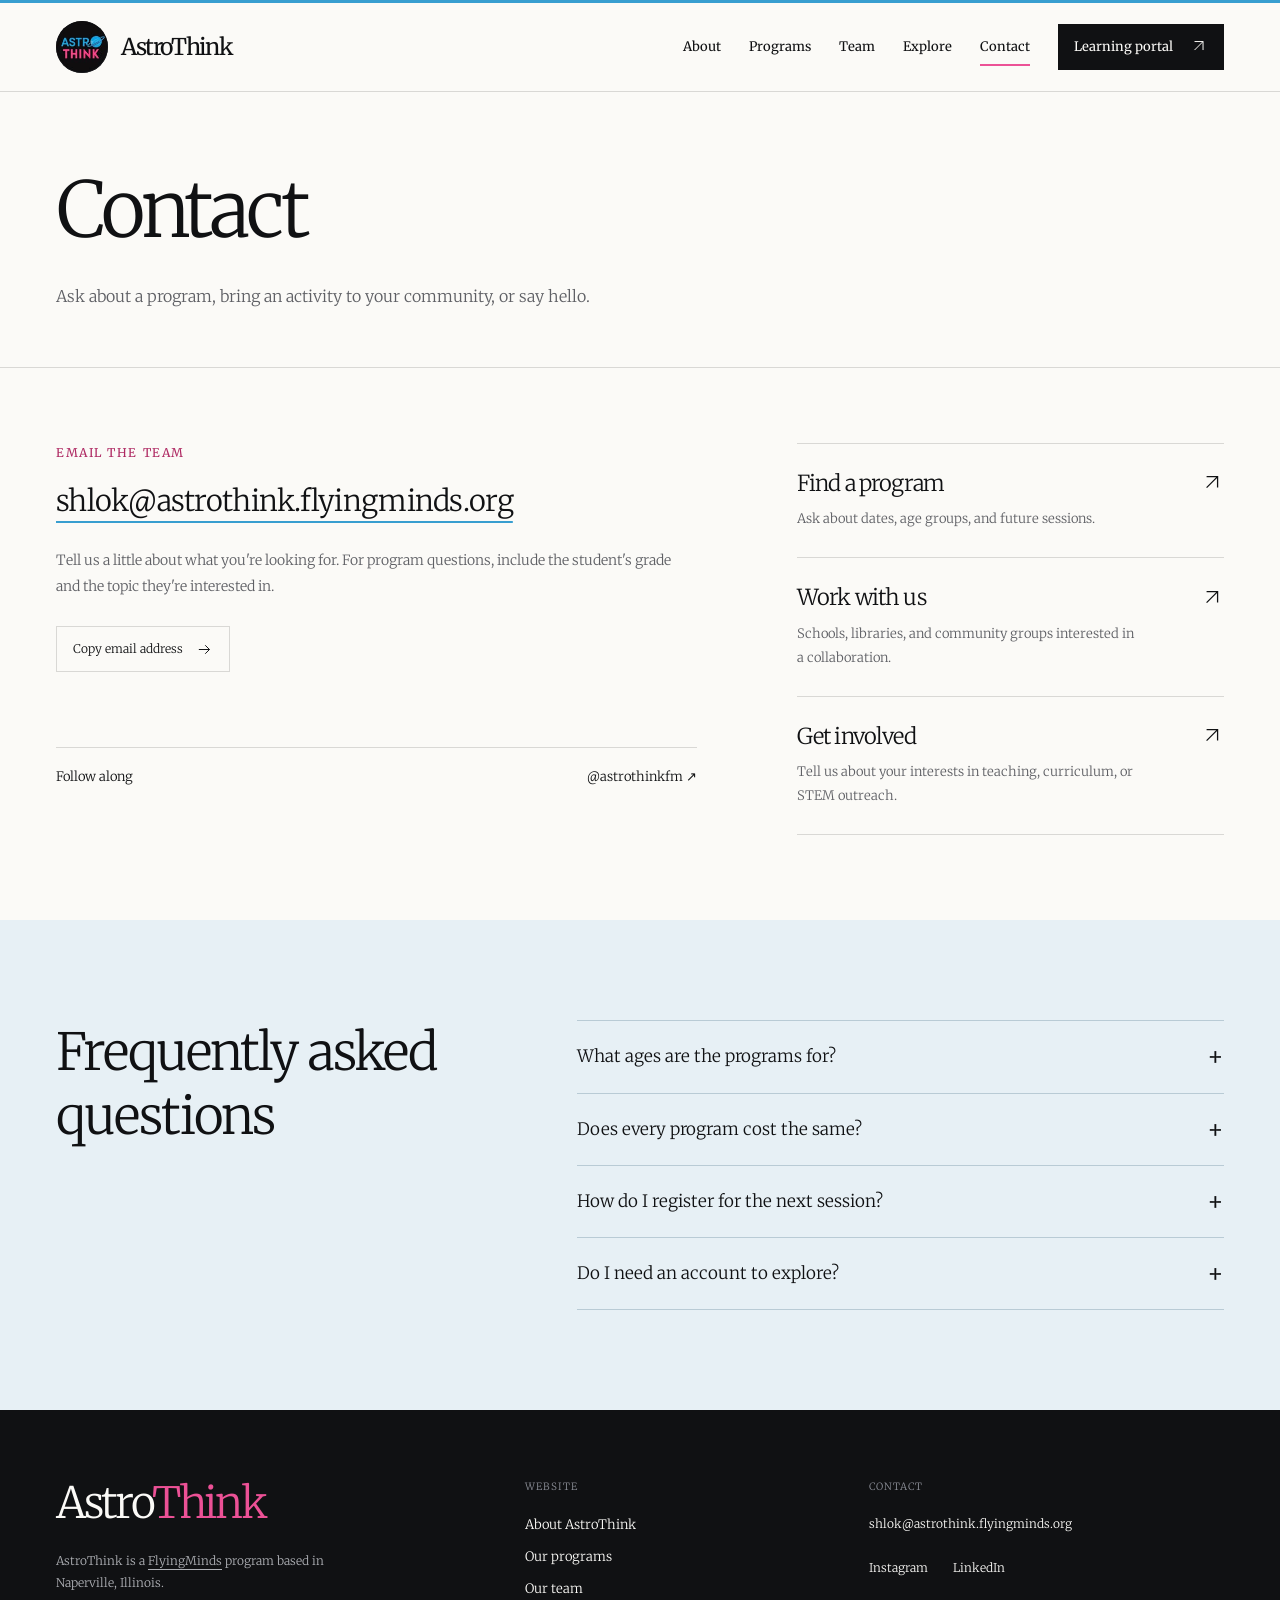
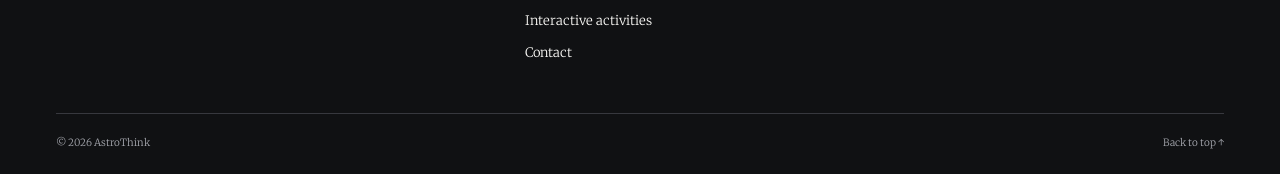
<file: contact.html>
<!doctype html>
<html lang="en"><head><meta charset="utf-8"><meta name="viewport" content="width=device-width, initial-scale=1">
<title>Contact | AstroThink</title><meta name="description" content="Contact AstroThink about programs, school and library partnerships, and getting involved with student-led STEM education."><meta name="theme-color" content="#101113">
<link rel="icon" type="image/jpeg" href="assets/astrothink-logo.jpg">
<meta property="og:type" content="website"><meta property="og:title" content="Contact | AstroThink"><meta property="og:description" content="Contact AstroThink about programs, school and library partnerships, and getting involved with student-led STEM education.">
<link rel="preload" href="assets/fonts/merriweather-variable.woff2" as="font" type="font/woff2" crossorigin><link rel="stylesheet" href="styles.css"><script src="app.js" defer></script>
</head><body id="top" data-page="contact"><a class="skip-link" href="#main">Skip to content</a>
<header class="site-header"><div class="container nav-shell">
<a class="brand" href="index.html" aria-label="AstroThink home"><img src="assets/astrothink-logo.jpg" alt="" width="52" height="52"><span>AstroThink</span></a>
<button class="menu-toggle" type="button" aria-controls="main-nav" aria-expanded="false"><span>Menu</span><span class="menu-lines" aria-hidden="true"></span></button>
<nav class="main-nav" id="main-nav" aria-label="Main navigation"><a href="about.html">About</a><a href="programs.html">Programs</a><a href="team.html">Team</a><a href="explore.html">Explore</a><a href="contact.html" aria-current="page">Contact</a><a class="nav-cta" href="https://astrothink.flyingminds.org/login" target="_blank" rel="noopener noreferrer">Learning portal<span class="sr-only"> (opens in a new tab)</span><svg class="arrow arrow-small" viewBox="0 0 24 24" fill="none" stroke="currentColor" stroke-width="1.4" aria-hidden="true"><path d="M5 17 17 5M5 5h12v12"/></svg></a></nav>
</div></header><main id="main"><section class="page-heading"><div class="container"><h1>Contact</h1><p>Ask about a program, bring an activity to your community, or say hello.</p></div></section><section class="container contact-layout"><div class="contact-main"><p class="kicker">Email the team</p><a class="contact-email" href="mailto:shlok@astrothink.flyingminds.org">shlok@astrothink.flyingminds.org</a><p>Tell us a little about what you're looking for. For program questions, include the student's grade and the topic they're interested in.</p><button class="copy-email" type="button" data-copy-email="shlok@astrothink.flyingminds.org">Copy email address <svg class="arrow arrow-small" viewBox="0 0 24 24" fill="none" stroke="currentColor" stroke-width="1.4" aria-hidden="true"><path d="M4 12h15m-6-6 6 6-6 6"/></svg></button><p class="copy-status" role="status" aria-live="polite"></p><div class="social-row"><span>Follow along</span><a href="https://www.instagram.com/astrothinkfm/" target="_blank" rel="noopener noreferrer">@astrothinkfm ↗<span class="sr-only"> (opens in a new tab)</span></a></div></div><div class="contact-options"><a class="contact-option" href="mailto:shlok@astrothink.flyingminds.org?subject=AstroThink%20program%20inquiry"><h2>Find a program<svg class="arrow" viewBox="0 0 24 24" fill="none" stroke="currentColor" stroke-width="1.4" aria-hidden="true"><path d="M5 17 17 5M5 5h12v12"/></svg></h2><p>Ask about dates, age groups, and future sessions.</p></a><a class="contact-option" href="mailto:shlok@astrothink.flyingminds.org?subject=AstroThink%20community%20partnership"><h2>Work with us<svg class="arrow" viewBox="0 0 24 24" fill="none" stroke="currentColor" stroke-width="1.4" aria-hidden="true"><path d="M5 17 17 5M5 5h12v12"/></svg></h2><p>Schools, libraries, and community groups interested in a collaboration.</p></a><a class="contact-option" href="mailto:shlok@astrothink.flyingminds.org?subject=Getting%20involved%20with%20AstroThink"><h2>Get involved<svg class="arrow" viewBox="0 0 24 24" fill="none" stroke="currentColor" stroke-width="1.4" aria-hidden="true"><path d="M5 17 17 5M5 5h12v12"/></svg></h2><p>Tell us about your interests in teaching, curriculum, or STEM outreach.</p></a></div></section><section class="section faq"><div class="container faq-grid"><h2 class="section-title">Frequently asked questions</h2><div><details><summary>What ages are the programs for?</summary><p>Our core space and AI activities are for younger students. Other programs serve middle and high school students. The programs page lists the age group for each offering.</p></details><details><summary>Does every program cost the same?</summary><p>No. Python & Neural Networks, Beyond the Stethoscope, and Career Pathways were offered free in Summer 2026. Ask us about pricing and availability for future sessions and school programs.</p></details><details><summary>How do I register for the next session?</summary><p>Our published Summer 2026 sessions have concluded. Email us or check Instagram for information about future sessions.</p></details><details><summary>Do I need an account to explore?</summary><p>You can use the parachute lab on this site without an account. Some tools in the existing AstroThink learning portal require a separate portal account.</p></details></div></div></section></main><footer class="site-footer"><div class="container"><div class="footer-top">
<div class="footer-identity"><a class="footer-name" href="index.html">Astro<span>Think</span></a><p>AstroThink is a <a href="https://flyingminds.org/" target="_blank" rel="noopener noreferrer">FlyingMinds</a> program based in Naperville, Illinois.</p></div>
<div><p class="footer-kicker">Website</p><nav class="footer-links" aria-label="Footer navigation"><a href="about.html">About AstroThink</a><a href="programs.html">Our programs</a><a href="team.html">Our team</a><a href="explore.html">Interactive activities</a><a href="contact.html">Contact</a></nav></div>
<div class="footer-contact"><p class="footer-kicker">Contact</p><a href="mailto:shlok@astrothink.flyingminds.org">shlok@astrothink.flyingminds.org</a><div class="footer-socials"><a href="https://www.instagram.com/astrothinkfm/" target="_blank" rel="noopener noreferrer">Instagram<span class="sr-only"> (opens in a new tab)</span></a><a href="https://www.linkedin.com/company/astrothink/" target="_blank" rel="noopener noreferrer">LinkedIn<span class="sr-only"> (opens in a new tab)</span></a></div></div>
</div><div class="footer-bottom"><span>© 2026 AstroThink</span><a href="#top">Back to top ↑</a></div></div></footer></body></html>
</file>
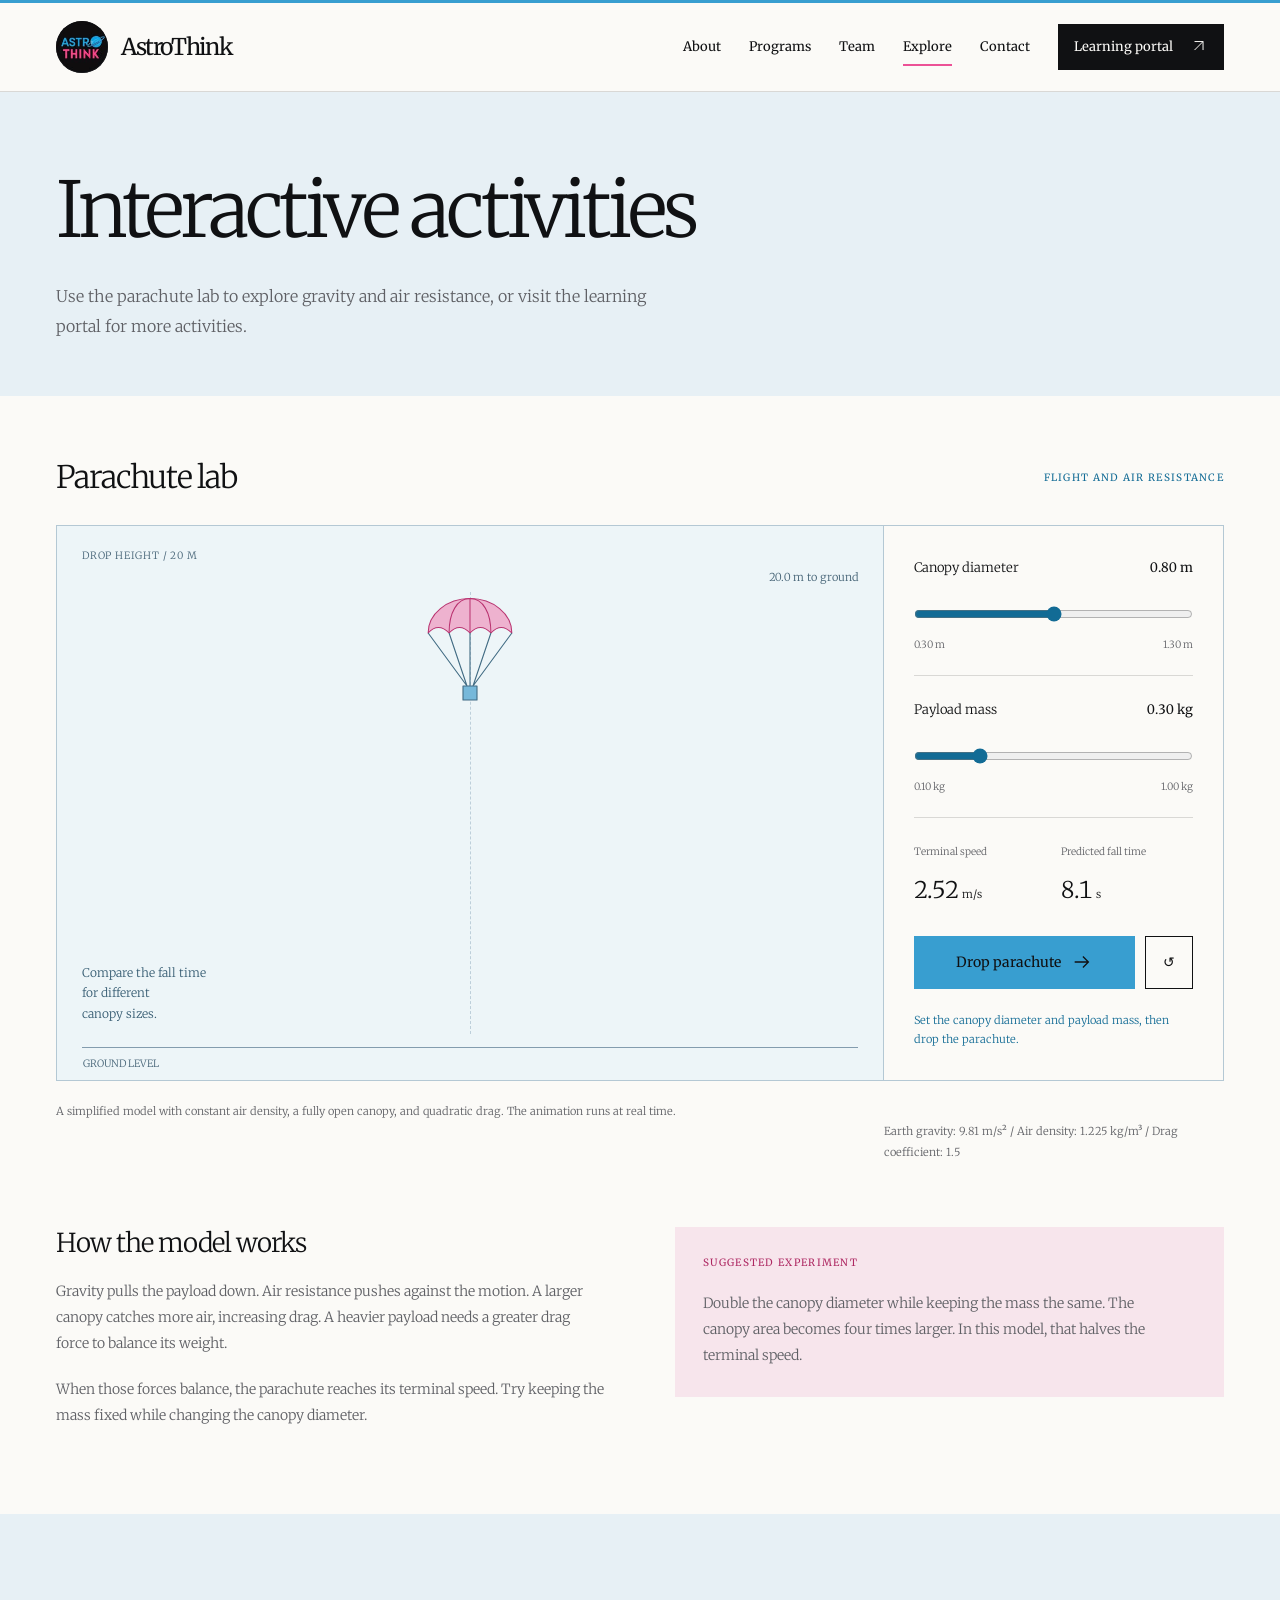
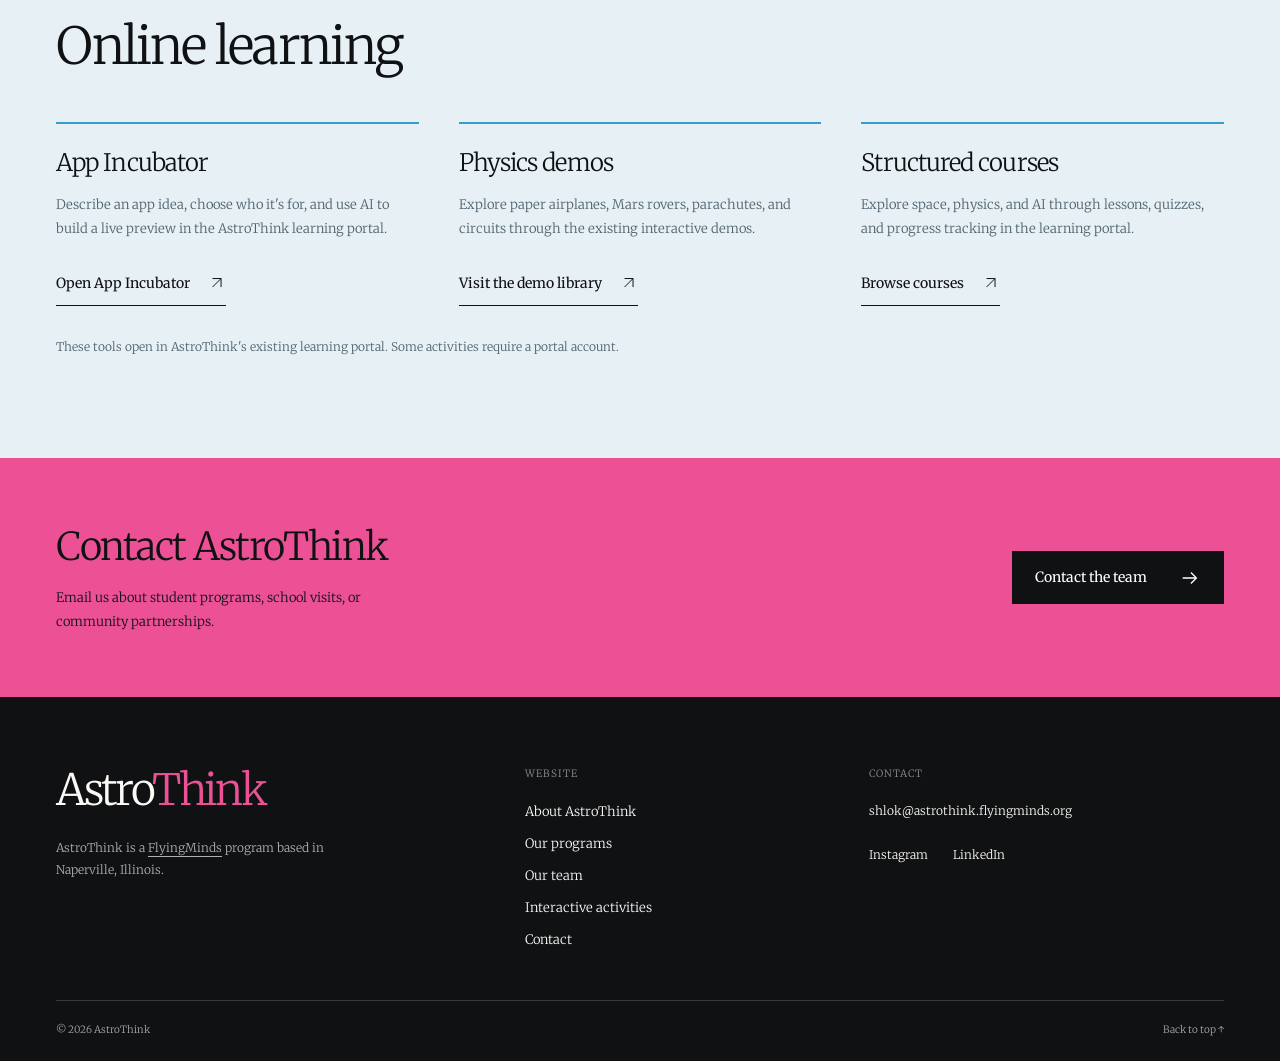
<file: explore.html>
<!doctype html>
<html lang="en"><head><meta charset="utf-8"><meta name="viewport" content="width=device-width, initial-scale=1">
<title>The parachute lab | AstroThink</title><meta name="description" content="Change the canopy size and payload in a real-time parachute experiment. Explore gravity, air resistance, and terminal speed."><meta name="theme-color" content="#101113">
<link rel="icon" type="image/jpeg" href="assets/astrothink-logo.jpg">
<meta property="og:type" content="website"><meta property="og:title" content="The parachute lab | AstroThink"><meta property="og:description" content="Change the canopy size and payload in a real-time parachute experiment. Explore gravity, air resistance, and terminal speed.">
<link rel="preload" href="assets/fonts/merriweather-variable.woff2" as="font" type="font/woff2" crossorigin><link rel="stylesheet" href="styles.css"><script src="app.js" defer></script>
</head><body id="top" data-page="explore"><a class="skip-link" href="#main">Skip to content</a>
<header class="site-header"><div class="container nav-shell">
<a class="brand" href="index.html" aria-label="AstroThink home"><img src="assets/astrothink-logo.jpg" alt="" width="52" height="52"><span>AstroThink</span></a>
<button class="menu-toggle" type="button" aria-controls="main-nav" aria-expanded="false"><span>Menu</span><span class="menu-lines" aria-hidden="true"></span></button>
<nav class="main-nav" id="main-nav" aria-label="Main navigation"><a href="about.html">About</a><a href="programs.html">Programs</a><a href="team.html">Team</a><a href="explore.html" aria-current="page">Explore</a><a href="contact.html">Contact</a><a class="nav-cta" href="https://astrothink.flyingminds.org/login" target="_blank" rel="noopener noreferrer">Learning portal<span class="sr-only"> (opens in a new tab)</span><svg class="arrow arrow-small" viewBox="0 0 24 24" fill="none" stroke="currentColor" stroke-width="1.4" aria-hidden="true"><path d="M5 17 17 5M5 5h12v12"/></svg></a></nav>
</div></header><main id="main"><div class="explore-hero"><section class="page-heading"><div class="container"><h1>Interactive activities</h1><p>Use the parachute lab to explore gravity and air resistance, or visit the learning portal for more activities.</p></div></section></div><section class="container lab-section" aria-labelledby="lab-title"><div class="lab-top"><h2 id="lab-title">Parachute lab</h2><p class="kicker">Flight and air resistance</p></div><div class="lab" data-parachute-lab><div class="lab-stage" role="img" aria-label="Animation of a parachute falling from 20 metres to the ground"><p class="lab-stage-label">Drop height / 20 m</p><p class="lab-altitude"><span data-height>20.0</span> m to ground</p><div class="lab-guide" aria-hidden="true"></div><div class="parachute-drop" aria-hidden="true"><svg viewBox="0 0 100 112" fill="none" stroke-width="1.1" stroke-linejoin="round"><g data-canopy><path d="M5 42a45 37 0 0 1 90 0c-8-8-15-8-22.5 0-7.5-8-15-8-22.5 0-7.5-8-15-8-22.5 0C20 34 12 34 5 42Z" fill="#eeb2cf" stroke="#b93370"/><path d="M27.5 42C27.5 20 36 5 50 5s22.5 15 22.5 37M50 5v37" stroke="#b93370"/></g><path d="m5 42 42 53M27.5 42 47 95M50 42v53m22.5-53-19.5 53M95 42 53 95" stroke="#416b83"/><rect x="43" y="95" width="14" height="14" fill="#76b8da" stroke="#416b83"/></svg></div><p class="lab-stage-caption">Compare the fall time<br>for different canopy sizes.</p><div class="lab-ground" aria-hidden="true"></div><p class="lab-ground-label">GROUND LEVEL</p></div><div class="lab-controls"><div class="control"><label class="control-label" for="canopy">Canopy diameter <output id="canopy-value" for="canopy">0.80 m</output></label><input id="canopy" type="range" min="0.3" max="1.3" step="0.05" value="0.8" aria-describedby="canopy-hint"><div class="range-labels" id="canopy-hint"><span>0.30 m</span><span>1.30 m</span></div></div><div class="control"><label class="control-label" for="payload">Payload mass <output id="payload-value" for="payload">0.30 kg</output></label><input id="payload" type="range" min="0.1" max="1" step="0.05" value="0.3" aria-describedby="payload-hint"><div class="range-labels" id="payload-hint"><span>0.10 kg</span><span>1.00 kg</span></div></div><div class="lab-readout"><div><span class="readout-label">Terminal speed</span><span class="readout-value" data-terminal>2.52 <span class="readout-unit">m/s</span></span></div><div><span class="readout-label">Predicted fall time</span><span class="readout-value" data-time>8.1 <span class="readout-unit">s</span></span></div></div><div class="lab-actions"><button class="button button-blue" type="button" data-drop>Drop parachute <svg class="arrow" viewBox="0 0 24 24" fill="none" stroke="currentColor" stroke-width="1.4" aria-hidden="true"><path d="M4 12h15m-6-6 6 6-6 6"/></svg></button><button class="button button-outline reset-button" type="button" data-reset aria-label="Reset experiment">↺</button></div><p class="lab-status" role="status" aria-live="polite">Change a setting, then drop the parachute.</p></div></div><div class="lab-caption"><p>A simplified model with constant air density, a fully open canopy, and quadratic drag. The animation runs at real time.</p><p>Earth gravity: 9.81 m/s² / Air density: 1.225 kg/m³ / Drag coefficient: 1.5</p></div><div class="lab-explanation"><div><h3>How the model works</h3><p>Gravity pulls the payload down. Air resistance pushes against the motion. A larger canopy catches more air, increasing drag. A heavier payload needs a greater drag force to balance its weight.</p><p>When those forces balance, the parachute reaches its terminal speed. Try keeping the mass fixed while changing the canopy diameter.</p></div><aside class="experiment-prompt"><p class="kicker">Suggested experiment</p><p>Double the canopy diameter while keeping the mass the same. The canopy area becomes four times larger. In this model, that halves the terminal speed.</p></aside></div></section><section class="section online-tools"><div class="container"><h2 class="section-title">Online learning</h2><div class="tools-grid"><article class="tool-item"><h3>App Incubator</h3><p>Describe an app idea, choose who it's for, and use AI to build a live preview in the AstroThink learning portal.</p><a class="text-link" href="https://astrothink.flyingminds.org/design-course" target="_blank" rel="noopener noreferrer">Open App Incubator<span class="sr-only"> (opens in a new tab)</span><svg class="arrow arrow-small" viewBox="0 0 24 24" fill="none" stroke="currentColor" stroke-width="1.4" aria-hidden="true"><path d="M5 17 17 5M5 5h12v12"/></svg></a></article><article class="tool-item"><h3>Physics demos</h3><p>Explore paper airplanes, Mars rovers, parachutes, and circuits through the existing interactive demos.</p><a class="text-link" href="https://astrothink.flyingminds.org/astrothink/demos" target="_blank" rel="noopener noreferrer">Visit the demo library<span class="sr-only"> (opens in a new tab)</span><svg class="arrow arrow-small" viewBox="0 0 24 24" fill="none" stroke="currentColor" stroke-width="1.4" aria-hidden="true"><path d="M5 17 17 5M5 5h12v12"/></svg></a></article><article class="tool-item"><h3>Structured courses</h3><p>Explore space, physics, and AI through lessons, quizzes, and progress tracking in the learning portal.</p><a class="text-link" href="https://astrothink.flyingminds.org/courses" target="_blank" rel="noopener noreferrer">Browse courses<span class="sr-only"> (opens in a new tab)</span><svg class="arrow arrow-small" viewBox="0 0 24 24" fill="none" stroke="currentColor" stroke-width="1.4" aria-hidden="true"><path d="M5 17 17 5M5 5h12v12"/></svg></a></article></div><p class="portal-note">These tools open in AstroThink's existing learning portal. Some activities require a portal account.</p></div></section><section class="contact-band"><div class="container contact-band-inner"><div><h2>Contact AstroThink</h2><p>Email us about student programs, school visits, or community partnerships.</p></div><a class="button " href="contact.html">Contact the team<svg class="arrow" viewBox="0 0 24 24" fill="none" stroke="currentColor" stroke-width="1.4" aria-hidden="true"><path d="M4 12h15m-6-6 6 6-6 6"/></svg></a></div></section></main><footer class="site-footer"><div class="container"><div class="footer-top">
<div class="footer-identity"><a class="footer-name" href="index.html">Astro<span>Think</span></a><p>AstroThink is a <a href="https://flyingminds.org/" target="_blank" rel="noopener noreferrer">FlyingMinds</a> program based in Naperville, Illinois.</p></div>
<div><p class="footer-kicker">Website</p><nav class="footer-links" aria-label="Footer navigation"><a href="about.html">About AstroThink</a><a href="programs.html">Our programs</a><a href="team.html">Our team</a><a href="explore.html">Interactive activities</a><a href="contact.html">Contact</a></nav></div>
<div class="footer-contact"><p class="footer-kicker">Contact</p><a href="mailto:shlok@astrothink.flyingminds.org">shlok@astrothink.flyingminds.org</a><div class="footer-socials"><a href="https://www.instagram.com/astrothinkfm/" target="_blank" rel="noopener noreferrer">Instagram<span class="sr-only"> (opens in a new tab)</span></a><a href="https://www.linkedin.com/company/astrothink/" target="_blank" rel="noopener noreferrer">LinkedIn<span class="sr-only"> (opens in a new tab)</span></a></div></div>
</div><div class="footer-bottom"><span>© 2026 AstroThink</span><a href="#top">Back to top ↑</a></div></div></footer></body></html>
</file>
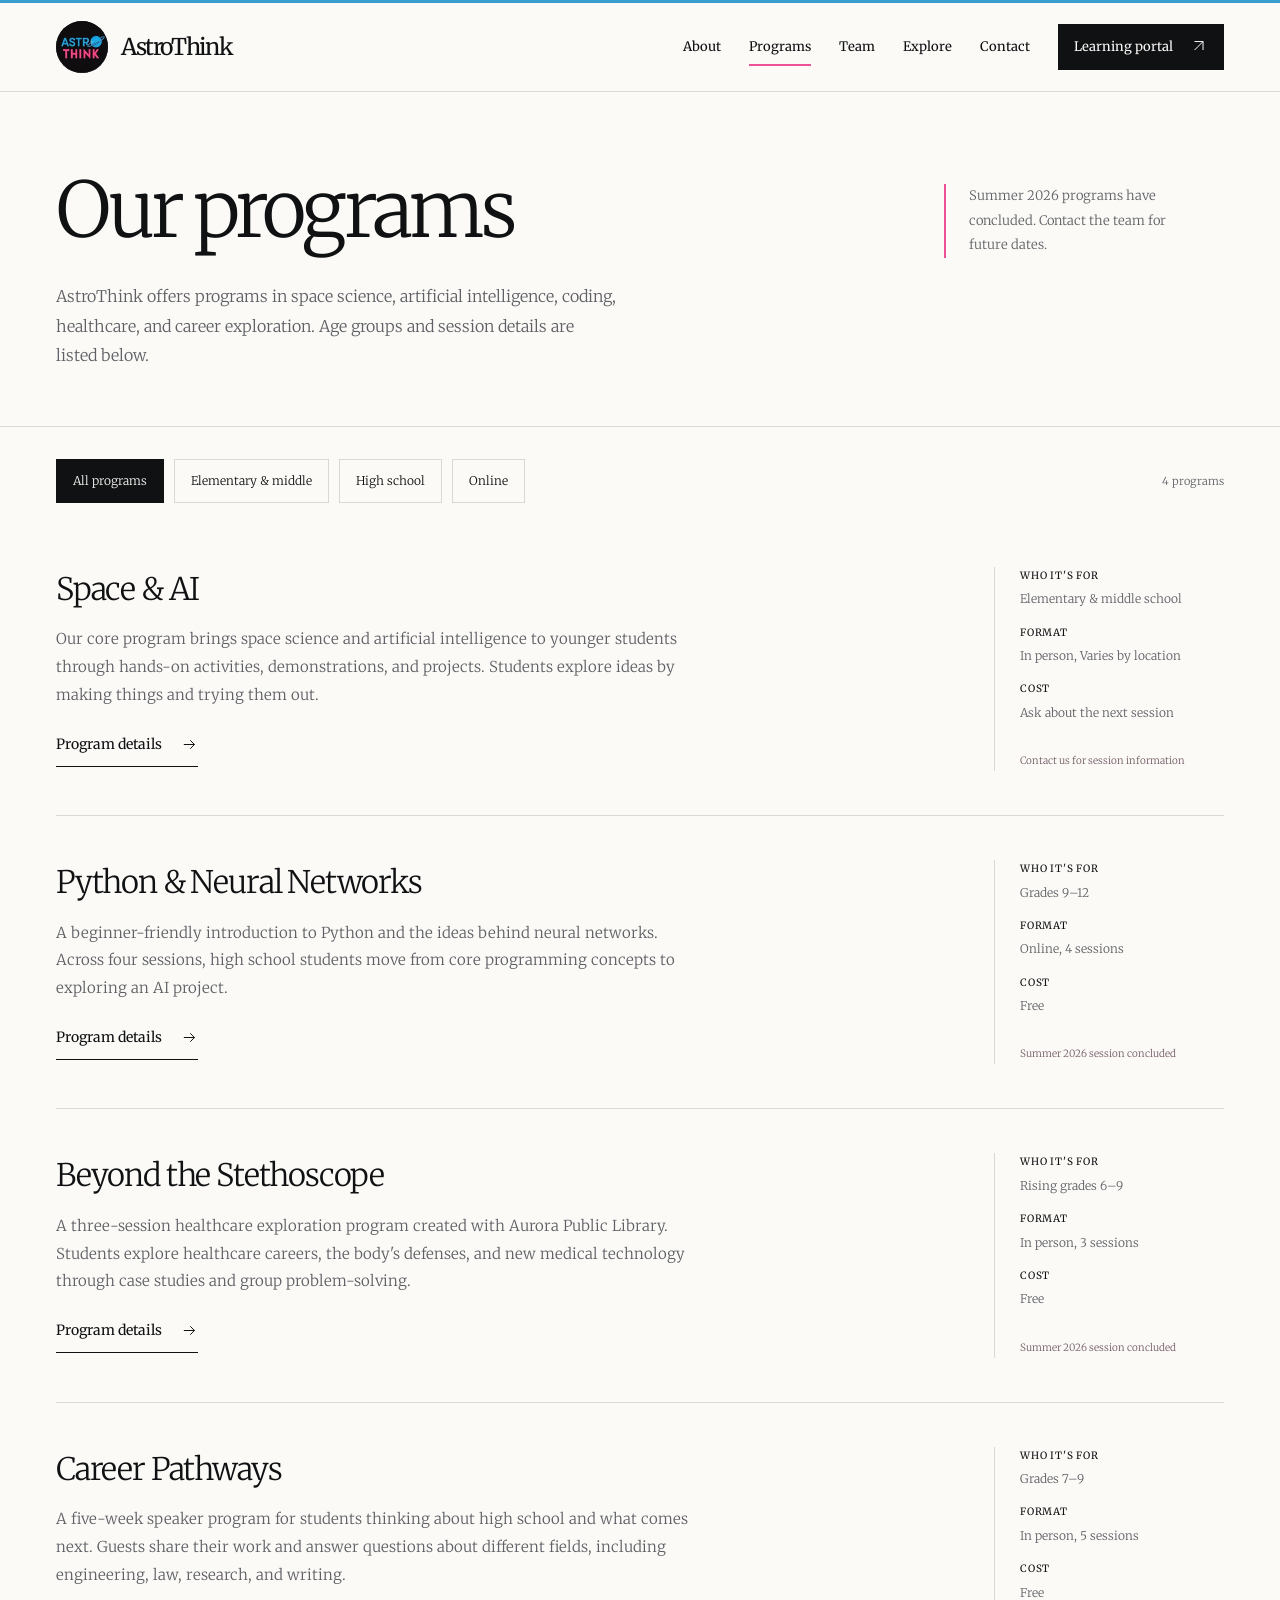
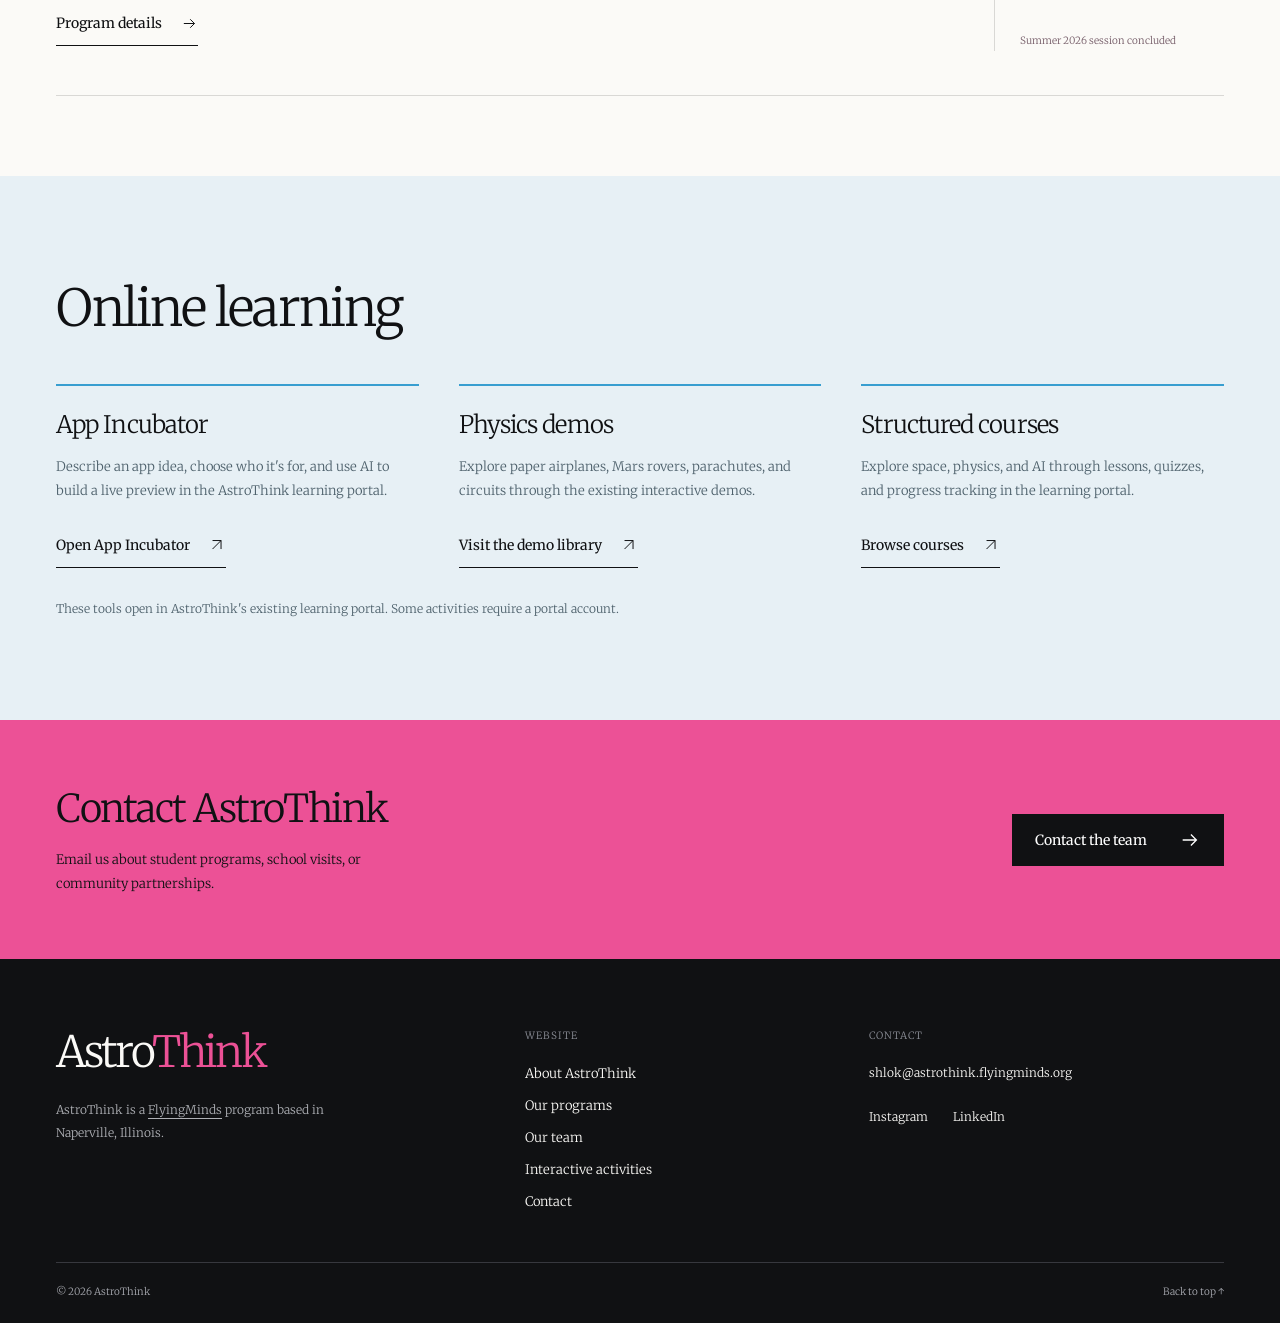
<file: programs.html>
<!doctype html>
<html lang="en"><head><meta charset="utf-8"><meta name="viewport" content="width=device-width, initial-scale=1">
<title>Programs | AstroThink</title><meta name="description" content="Explore AstroThink space and AI, Python and neural networks, healthcare, and career exploration programs."><meta name="theme-color" content="#101113">
<link rel="icon" type="image/jpeg" href="assets/astrothink-logo.jpg">
<meta property="og:type" content="website"><meta property="og:title" content="Programs | AstroThink"><meta property="og:description" content="Explore AstroThink space and AI, Python and neural networks, healthcare, and career exploration programs.">
<link rel="preload" href="assets/fonts/merriweather-variable.woff2" as="font" type="font/woff2" crossorigin><link rel="stylesheet" href="styles.css"><script src="app.js" defer></script>
</head><body id="top" data-page="programs"><a class="skip-link" href="#main">Skip to content</a>
<header class="site-header"><div class="container nav-shell">
<a class="brand" href="index.html" aria-label="AstroThink home"><img src="assets/astrothink-logo.jpg" alt="" width="52" height="52"><span>AstroThink</span></a>
<button class="menu-toggle" type="button" aria-controls="main-nav" aria-expanded="false"><span>Menu</span><span class="menu-lines" aria-hidden="true"></span></button>
<nav class="main-nav" id="main-nav" aria-label="Main navigation"><a href="about.html">About</a><a href="programs.html" aria-current="page">Programs</a><a href="team.html">Team</a><a href="explore.html">Explore</a><a href="contact.html">Contact</a><a class="nav-cta" href="https://astrothink.flyingminds.org/login" target="_blank" rel="noopener noreferrer">Learning portal<span class="sr-only"> (opens in a new tab)</span><svg class="arrow arrow-small" viewBox="0 0 24 24" fill="none" stroke="currentColor" stroke-width="1.4" aria-hidden="true"><path d="M5 17 17 5M5 5h12v12"/></svg></a></nav>
</div></header><main id="main"><section class="page-heading"><div class="container"><div class="page-heading-row"><h1>Our programs</h1><aside class="page-note"><p>Summer 2026 programs have concluded. Contact the team for future dates.</p></aside></div><p>AstroThink offers programs in space science, artificial intelligence, coding, healthcare, and career exploration. Age groups and session details are listed below.</p></div></section><section class="container program-index" aria-label="Program directory"><div class="filters" role="group" aria-label="Filter programs"><button class="filter-button" type="button" data-filter="all" aria-pressed="true">All programs</button><button class="filter-button" type="button" data-filter="younger" aria-pressed="false">Elementary & middle</button><button class="filter-button" type="button" data-filter="high-school" aria-pressed="false">High school</button><button class="filter-button" type="button" data-filter="online" aria-pressed="false">Online</button><span class="filter-count" role="status" aria-live="polite">4 programs</span></div><div><article class="program-item" data-program data-filters="younger in-person"><div class="program-item-copy"><h2>Space &amp; AI</h2><p>Our core program brings space science and artificial intelligence to younger students through hands-on activities, demonstrations, and projects. Students explore ideas by making things and trying them out.</p><a class="text-link" href="space-ai.html">Program details<svg class="arrow arrow-small" viewBox="0 0 24 24" fill="none" stroke="currentColor" stroke-width="1.4" aria-hidden="true"><path d="M4 12h15m-6-6 6 6-6 6"/></svg></a></div><div class="program-item-meta"><p><span class="meta-label">Who it's for</span>Elementary &amp; middle school</p><p><span class="meta-label">Format</span>In person, Varies by location</p><p><span class="meta-label">Cost</span>Ask about the next session</p><p class="status-note">Contact us for session information</p></div></article><article class="program-item" data-program data-filters="high-school online"><div class="program-item-copy"><h2>Python &amp; Neural Networks</h2><p>A beginner-friendly introduction to Python and the ideas behind neural networks. Across four sessions, high school students move from core programming concepts to exploring an AI project.</p><a class="text-link" href="python-neural-networks.html">Program details<svg class="arrow arrow-small" viewBox="0 0 24 24" fill="none" stroke="currentColor" stroke-width="1.4" aria-hidden="true"><path d="M4 12h15m-6-6 6 6-6 6"/></svg></a></div><div class="program-item-meta"><p><span class="meta-label">Who it's for</span>Grades 9–12</p><p><span class="meta-label">Format</span>Online, 4 sessions</p><p><span class="meta-label">Cost</span>Free</p><p class="status-note">Summer 2026 session concluded</p></div></article><article class="program-item" data-program data-filters="younger in-person"><div class="program-item-copy"><h2>Beyond the Stethoscope</h2><p>A three-session healthcare exploration program created with Aurora Public Library. Students explore healthcare careers, the body&#x27;s defenses, and new medical technology through case studies and group problem-solving.</p><a class="text-link" href="beyond-the-stethoscope.html">Program details<svg class="arrow arrow-small" viewBox="0 0 24 24" fill="none" stroke="currentColor" stroke-width="1.4" aria-hidden="true"><path d="M4 12h15m-6-6 6 6-6 6"/></svg></a></div><div class="program-item-meta"><p><span class="meta-label">Who it's for</span>Rising grades 6–9</p><p><span class="meta-label">Format</span>In person, 3 sessions</p><p><span class="meta-label">Cost</span>Free</p><p class="status-note">Summer 2026 session concluded</p></div></article><article class="program-item" data-program data-filters="younger high-school in-person"><div class="program-item-copy"><h2>Career Pathways</h2><p>A five-week speaker program for students thinking about high school and what comes next. Guests share their work and answer questions about different fields, including engineering, law, research, and writing.</p><a class="text-link" href="career-pathways.html">Program details<svg class="arrow arrow-small" viewBox="0 0 24 24" fill="none" stroke="currentColor" stroke-width="1.4" aria-hidden="true"><path d="M4 12h15m-6-6 6 6-6 6"/></svg></a></div><div class="program-item-meta"><p><span class="meta-label">Who it's for</span>Grades 7–9</p><p><span class="meta-label">Format</span>In person, 5 sessions</p><p><span class="meta-label">Cost</span>Free</p><p class="status-note">Summer 2026 session concluded</p></div></article></div></section><section class="section online-tools"><div class="container"><h2 class="section-title">Online learning</h2><div class="tools-grid"><article class="tool-item"><h3>App Incubator</h3><p>Describe an app idea, choose who it's for, and use AI to build a live preview in the AstroThink learning portal.</p><a class="text-link" href="https://astrothink.flyingminds.org/design-course" target="_blank" rel="noopener noreferrer">Open App Incubator<span class="sr-only"> (opens in a new tab)</span><svg class="arrow arrow-small" viewBox="0 0 24 24" fill="none" stroke="currentColor" stroke-width="1.4" aria-hidden="true"><path d="M5 17 17 5M5 5h12v12"/></svg></a></article><article class="tool-item"><h3>Physics demos</h3><p>Explore paper airplanes, Mars rovers, parachutes, and circuits through the existing interactive demos.</p><a class="text-link" href="https://astrothink.flyingminds.org/astrothink/demos" target="_blank" rel="noopener noreferrer">Visit the demo library<span class="sr-only"> (opens in a new tab)</span><svg class="arrow arrow-small" viewBox="0 0 24 24" fill="none" stroke="currentColor" stroke-width="1.4" aria-hidden="true"><path d="M5 17 17 5M5 5h12v12"/></svg></a></article><article class="tool-item"><h3>Structured courses</h3><p>Explore space, physics, and AI through lessons, quizzes, and progress tracking in the learning portal.</p><a class="text-link" href="https://astrothink.flyingminds.org/courses" target="_blank" rel="noopener noreferrer">Browse courses<span class="sr-only"> (opens in a new tab)</span><svg class="arrow arrow-small" viewBox="0 0 24 24" fill="none" stroke="currentColor" stroke-width="1.4" aria-hidden="true"><path d="M5 17 17 5M5 5h12v12"/></svg></a></article></div><p class="portal-note">These tools open in AstroThink's existing learning portal. Some activities require a portal account.</p></div></section><section class="contact-band"><div class="container contact-band-inner"><div><h2>Contact AstroThink</h2><p>Email us about student programs, school visits, or community partnerships.</p></div><a class="button " href="contact.html">Contact the team<svg class="arrow" viewBox="0 0 24 24" fill="none" stroke="currentColor" stroke-width="1.4" aria-hidden="true"><path d="M4 12h15m-6-6 6 6-6 6"/></svg></a></div></section></main><footer class="site-footer"><div class="container"><div class="footer-top">
<div class="footer-identity"><a class="footer-name" href="index.html">Astro<span>Think</span></a><p>AstroThink is a <a href="https://flyingminds.org/" target="_blank" rel="noopener noreferrer">FlyingMinds</a> program based in Naperville, Illinois.</p></div>
<div><p class="footer-kicker">Website</p><nav class="footer-links" aria-label="Footer navigation"><a href="about.html">About AstroThink</a><a href="programs.html">Our programs</a><a href="team.html">Our team</a><a href="explore.html">Interactive activities</a><a href="contact.html">Contact</a></nav></div>
<div class="footer-contact"><p class="footer-kicker">Contact</p><a href="mailto:shlok@astrothink.flyingminds.org">shlok@astrothink.flyingminds.org</a><div class="footer-socials"><a href="https://www.instagram.com/astrothinkfm/" target="_blank" rel="noopener noreferrer">Instagram<span class="sr-only"> (opens in a new tab)</span></a><a href="https://www.linkedin.com/company/astrothink/" target="_blank" rel="noopener noreferrer">LinkedIn<span class="sr-only"> (opens in a new tab)</span></a></div></div>
</div><div class="footer-bottom"><span>© 2026 AstroThink</span><a href="#top">Back to top ↑</a></div></div></footer></body></html>
</file>
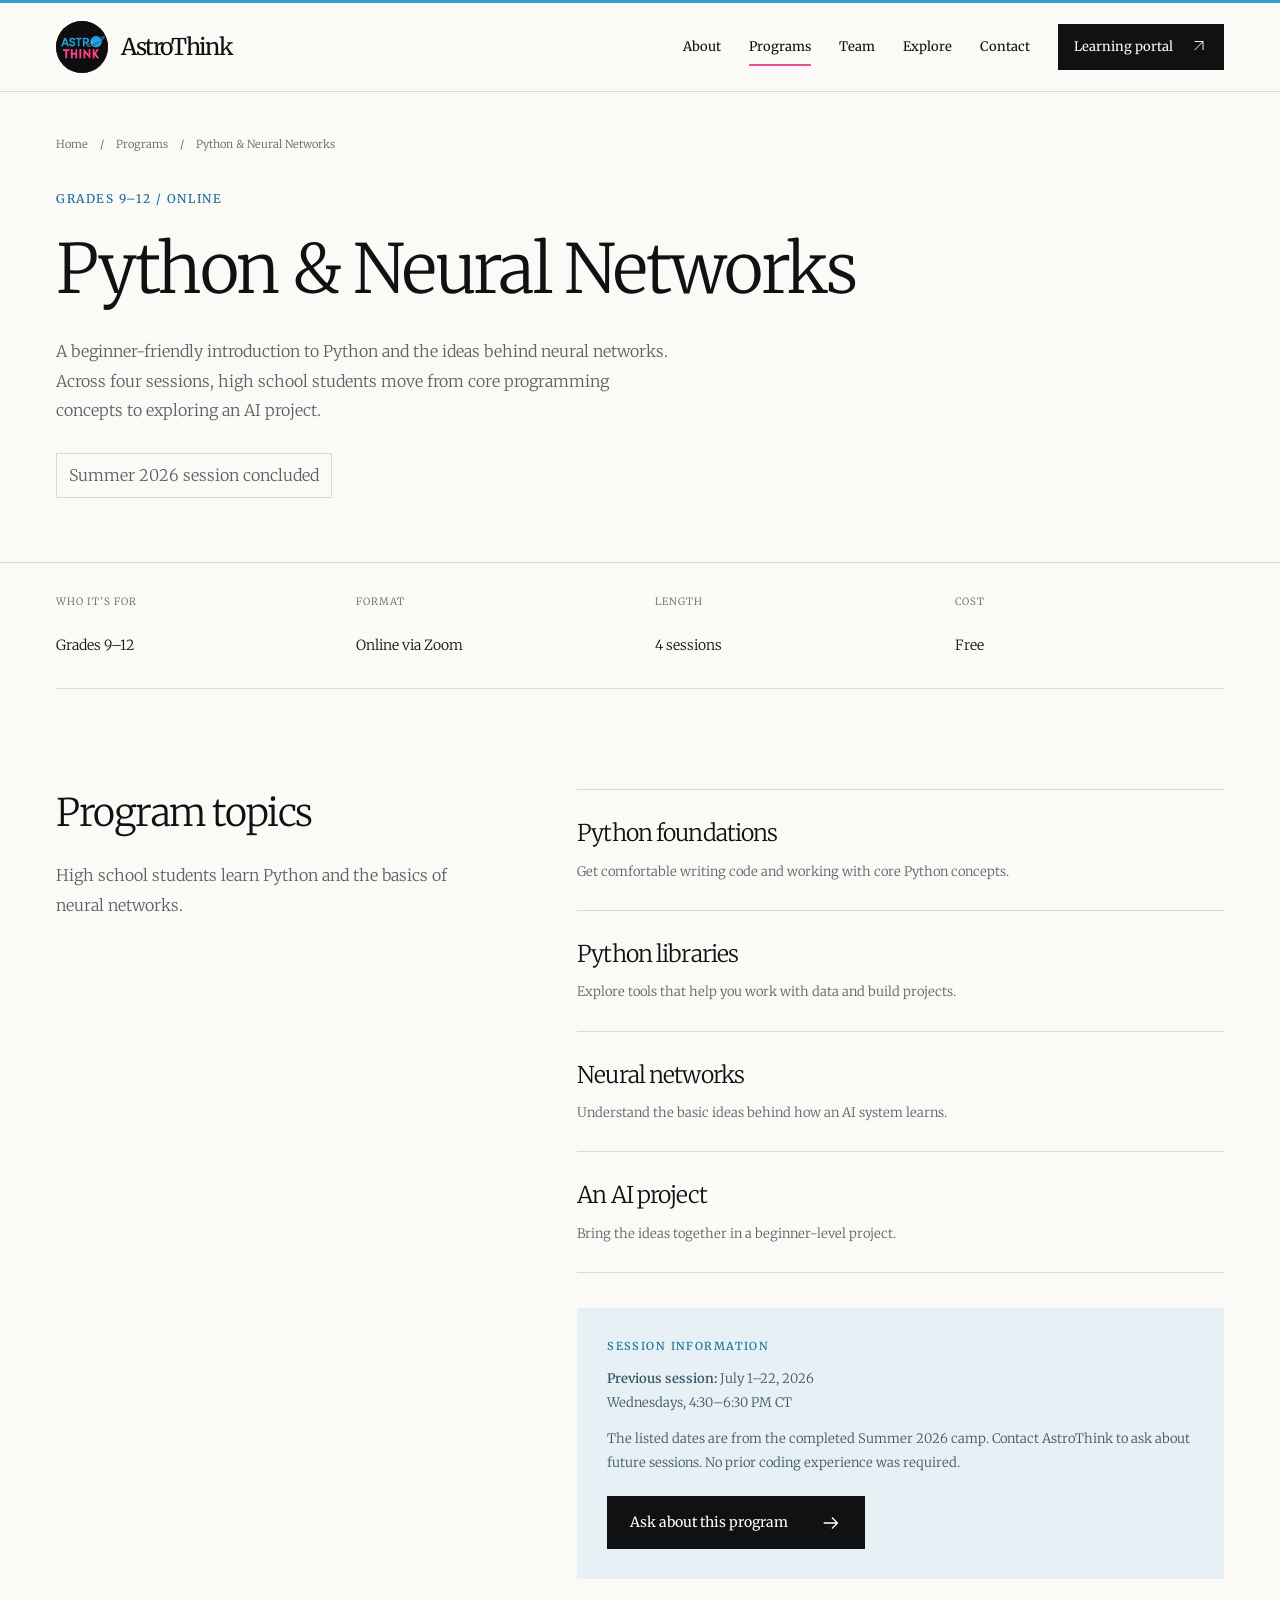
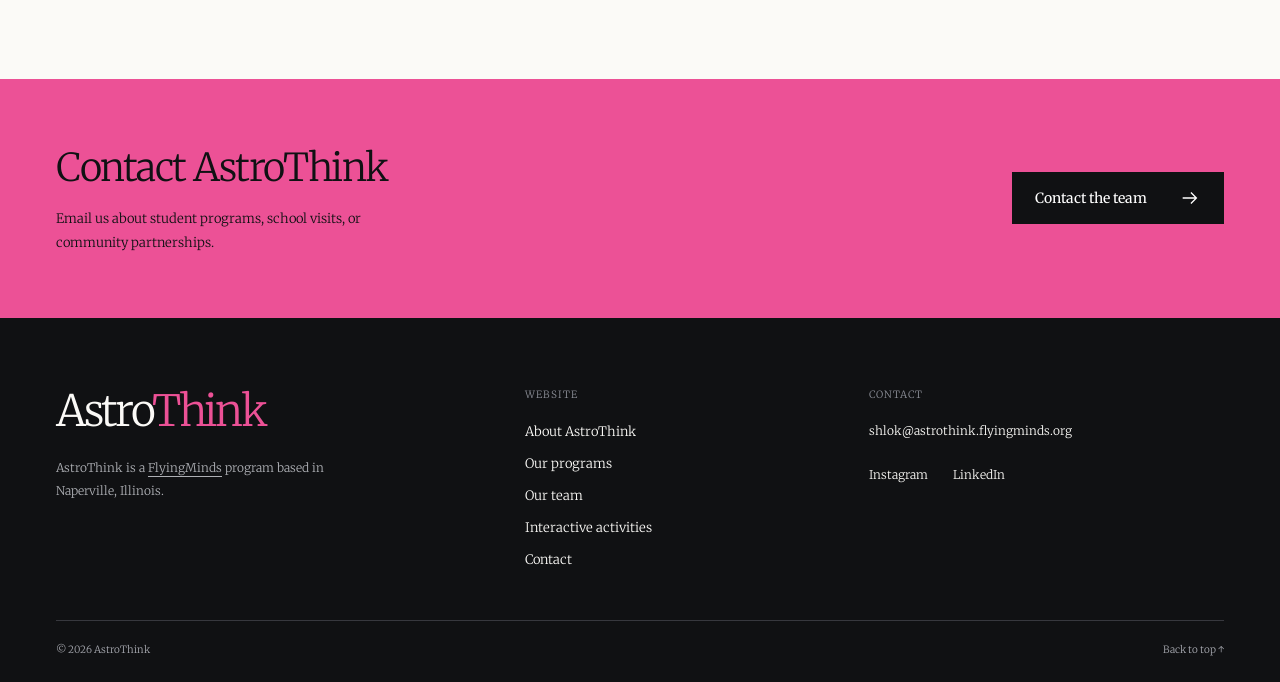
<file: python-neural-networks.html>
<!doctype html>
<html lang="en"><head><meta charset="utf-8"><meta name="viewport" content="width=device-width, initial-scale=1">
<title>Python &amp; Neural Networks | AstroThink</title><meta name="description" content="High school students learn Python and the basics of neural networks."><meta name="theme-color" content="#101113">
<link rel="icon" type="image/jpeg" href="assets/astrothink-logo.jpg">
<meta property="og:type" content="website"><meta property="og:title" content="Python &amp; Neural Networks | AstroThink"><meta property="og:description" content="High school students learn Python and the basics of neural networks.">
<link rel="preload" href="assets/fonts/merriweather-variable.woff2" as="font" type="font/woff2" crossorigin><link rel="stylesheet" href="styles.css"><script src="app.js" defer></script>
</head><body id="top" data-page="programs"><a class="skip-link" href="#main">Skip to content</a>
<header class="site-header"><div class="container nav-shell">
<a class="brand" href="index.html" aria-label="AstroThink home"><img src="assets/astrothink-logo.jpg" alt="" width="52" height="52"><span>AstroThink</span></a>
<button class="menu-toggle" type="button" aria-controls="main-nav" aria-expanded="false"><span>Menu</span><span class="menu-lines" aria-hidden="true"></span></button>
<nav class="main-nav" id="main-nav" aria-label="Main navigation"><a href="about.html">About</a><a href="programs.html" aria-current="page">Programs</a><a href="team.html">Team</a><a href="explore.html">Explore</a><a href="contact.html">Contact</a><a class="nav-cta" href="https://astrothink.flyingminds.org/login" target="_blank" rel="noopener noreferrer">Learning portal<span class="sr-only"> (opens in a new tab)</span><svg class="arrow arrow-small" viewBox="0 0 24 24" fill="none" stroke="currentColor" stroke-width="1.4" aria-hidden="true"><path d="M5 17 17 5M5 5h12v12"/></svg></a></nav>
</div></header><main id="main"><section class="detail-hero"><div class="container"><nav class="breadcrumbs" aria-label="Breadcrumb"><a href="index.html">Home</a><span aria-hidden="true">/</span><a href="programs.html">Programs</a><span aria-hidden="true">/</span><span aria-current="page">Python &amp; Neural Networks</span></nav><div class="detail-grid"><div class="detail-copy"><p class="kicker">Grades 9–12 / Online</p><h1>Python &amp; Neural Networks</h1><p>A beginner-friendly introduction to Python and the ideas behind neural networks. Across four sessions, high school students move from core programming concepts to exploring an AI project.</p><p class="status-note">Summer 2026 session concluded</p></div></div></div></section><div class="container detail-facts"><div><p class="fact-label">Who it’s for</p><p class="fact-value">Grades 9–12</p></div><div><p class="fact-label">Format</p><p class="fact-value">Online via Zoom</p></div><div><p class="fact-label">Length</p><p class="fact-value">4 sessions</p></div><div><p class="fact-label">Cost</p><p class="fact-value">Free</p></div></div><section class="section container detail-body"><div><h2>Program topics</h2><p class="section-intro">High school students learn Python and the basics of neural networks.</p></div><div><ol class="topic-list"><li><div><h3>Python foundations</h3><p>Get comfortable writing code and working with core Python concepts.</p></div></li><li><div><h3>Python libraries</h3><p>Explore tools that help you work with data and build projects.</p></div></li><li><div><h3>Neural networks</h3><p>Understand the basic ideas behind how an AI system learns.</p></div></li><li><div><h3>An AI project</h3><p>Bring the ideas together in a beginner-level project.</p></div></li></ol><aside class="session-note"><p class="kicker">Session information</p><p><strong>Previous session:</strong> July 1–22, 2026<br>Wednesdays, 4:30–6:30 PM CT</p><p>The listed dates are from the completed Summer 2026 camp. Contact AstroThink to ask about future sessions. No prior coding experience was required.</p><a class="button " href="mailto:shlok@astrothink.flyingminds.org?subject=Question%20about%20Python%20%26%20Neural%20Networks">Ask about this program<svg class="arrow" viewBox="0 0 24 24" fill="none" stroke="currentColor" stroke-width="1.4" aria-hidden="true"><path d="M4 12h15m-6-6 6 6-6 6"/></svg></a></aside></div></section><section class="contact-band"><div class="container contact-band-inner"><div><h2>Contact AstroThink</h2><p>Email us about student programs, school visits, or community partnerships.</p></div><a class="button " href="contact.html">Contact the team<svg class="arrow" viewBox="0 0 24 24" fill="none" stroke="currentColor" stroke-width="1.4" aria-hidden="true"><path d="M4 12h15m-6-6 6 6-6 6"/></svg></a></div></section></main><footer class="site-footer"><div class="container"><div class="footer-top">
<div class="footer-identity"><a class="footer-name" href="index.html">Astro<span>Think</span></a><p>AstroThink is a <a href="https://flyingminds.org/" target="_blank" rel="noopener noreferrer">FlyingMinds</a> program based in Naperville, Illinois.</p></div>
<div><p class="footer-kicker">Website</p><nav class="footer-links" aria-label="Footer navigation"><a href="about.html">About AstroThink</a><a href="programs.html">Our programs</a><a href="team.html">Our team</a><a href="explore.html">Interactive activities</a><a href="contact.html">Contact</a></nav></div>
<div class="footer-contact"><p class="footer-kicker">Contact</p><a href="mailto:shlok@astrothink.flyingminds.org">shlok@astrothink.flyingminds.org</a><div class="footer-socials"><a href="https://www.instagram.com/astrothinkfm/" target="_blank" rel="noopener noreferrer">Instagram<span class="sr-only"> (opens in a new tab)</span></a><a href="https://www.linkedin.com/company/astrothink/" target="_blank" rel="noopener noreferrer">LinkedIn<span class="sr-only"> (opens in a new tab)</span></a></div></div>
</div><div class="footer-bottom"><span>© 2026 AstroThink</span><a href="#top">Back to top ↑</a></div></div></footer></body></html>
</file>
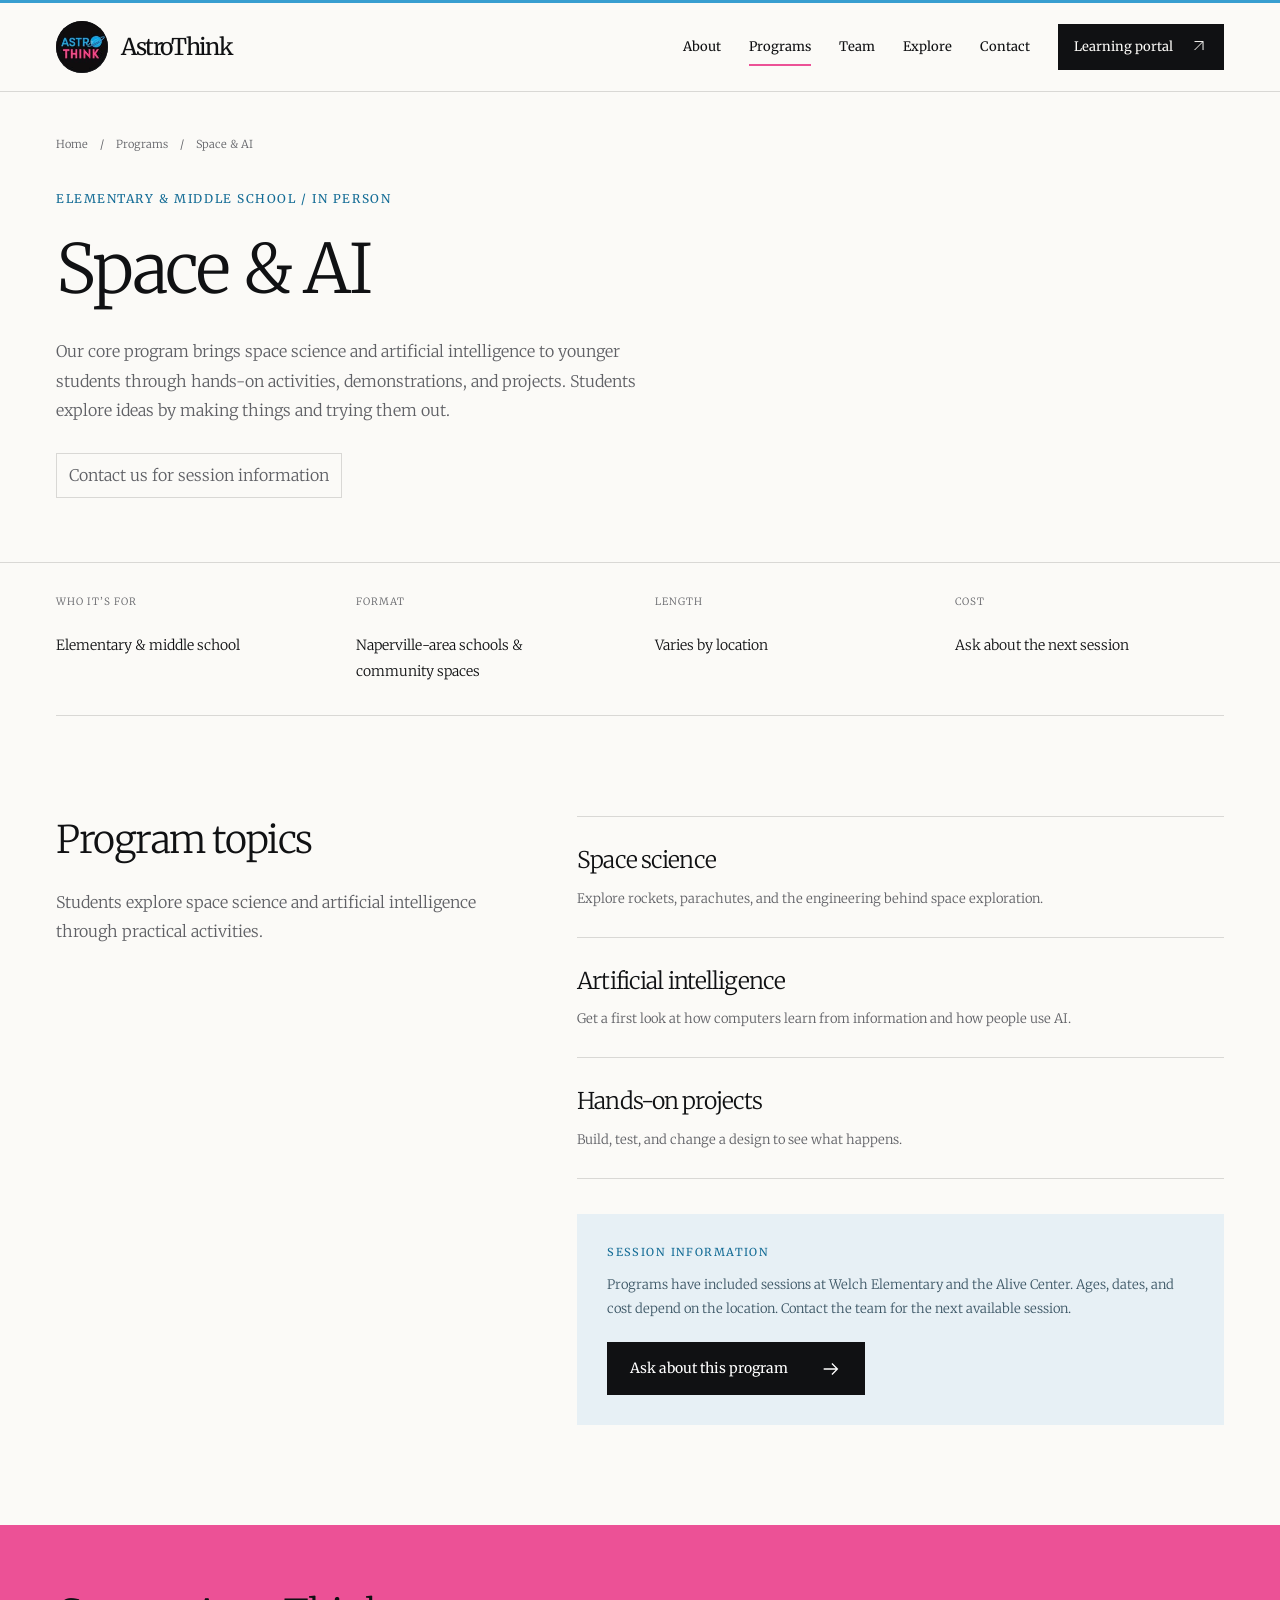
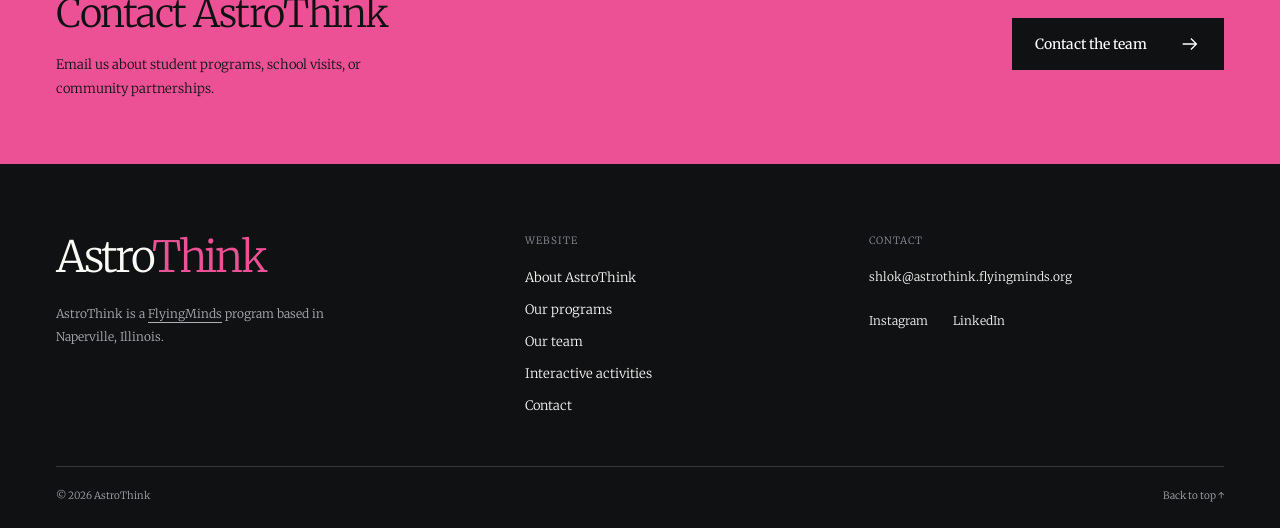
<file: space-ai.html>
<!doctype html>
<html lang="en"><head><meta charset="utf-8"><meta name="viewport" content="width=device-width, initial-scale=1">
<title>Space &amp; AI | AstroThink</title><meta name="description" content="Students explore space science and artificial intelligence through practical activities."><meta name="theme-color" content="#101113">
<link rel="icon" type="image/jpeg" href="assets/astrothink-logo.jpg">
<meta property="og:type" content="website"><meta property="og:title" content="Space &amp; AI | AstroThink"><meta property="og:description" content="Students explore space science and artificial intelligence through practical activities.">
<link rel="preload" href="assets/fonts/merriweather-variable.woff2" as="font" type="font/woff2" crossorigin><link rel="stylesheet" href="styles.css"><script src="app.js" defer></script>
</head><body id="top" data-page="programs"><a class="skip-link" href="#main">Skip to content</a>
<header class="site-header"><div class="container nav-shell">
<a class="brand" href="index.html" aria-label="AstroThink home"><img src="assets/astrothink-logo.jpg" alt="" width="52" height="52"><span>AstroThink</span></a>
<button class="menu-toggle" type="button" aria-controls="main-nav" aria-expanded="false"><span>Menu</span><span class="menu-lines" aria-hidden="true"></span></button>
<nav class="main-nav" id="main-nav" aria-label="Main navigation"><a href="about.html">About</a><a href="programs.html" aria-current="page">Programs</a><a href="team.html">Team</a><a href="explore.html">Explore</a><a href="contact.html">Contact</a><a class="nav-cta" href="https://astrothink.flyingminds.org/login" target="_blank" rel="noopener noreferrer">Learning portal<span class="sr-only"> (opens in a new tab)</span><svg class="arrow arrow-small" viewBox="0 0 24 24" fill="none" stroke="currentColor" stroke-width="1.4" aria-hidden="true"><path d="M5 17 17 5M5 5h12v12"/></svg></a></nav>
</div></header><main id="main"><section class="detail-hero"><div class="container"><nav class="breadcrumbs" aria-label="Breadcrumb"><a href="index.html">Home</a><span aria-hidden="true">/</span><a href="programs.html">Programs</a><span aria-hidden="true">/</span><span aria-current="page">Space &amp; AI</span></nav><div class="detail-grid"><div class="detail-copy"><p class="kicker">Elementary &amp; middle school / In person</p><h1>Space &amp; AI</h1><p>Our core program brings space science and artificial intelligence to younger students through hands-on activities, demonstrations, and projects. Students explore ideas by making things and trying them out.</p><p class="status-note">Contact us for session information</p></div></div></div></section><div class="container detail-facts"><div><p class="fact-label">Who it’s for</p><p class="fact-value">Elementary &amp; middle school</p></div><div><p class="fact-label">Format</p><p class="fact-value">Naperville-area schools &amp; community spaces</p></div><div><p class="fact-label">Length</p><p class="fact-value">Varies by location</p></div><div><p class="fact-label">Cost</p><p class="fact-value">Ask about the next session</p></div></div><section class="section container detail-body"><div><h2>Program topics</h2><p class="section-intro">Students explore space science and artificial intelligence through practical activities.</p></div><div><ol class="topic-list"><li><div><h3>Space science</h3><p>Explore rockets, parachutes, and the engineering behind space exploration.</p></div></li><li><div><h3>Artificial intelligence</h3><p>Get a first look at how computers learn from information and how people use AI.</p></div></li><li><div><h3>Hands-on projects</h3><p>Build, test, and change a design to see what happens.</p></div></li></ol><aside class="session-note"><p class="kicker">Session information</p><p>Programs have included sessions at Welch Elementary and the Alive Center. Ages, dates, and cost depend on the location. Contact the team for the next available session.</p><a class="button " href="mailto:shlok@astrothink.flyingminds.org?subject=Question%20about%20Space%20%26%20AI">Ask about this program<svg class="arrow" viewBox="0 0 24 24" fill="none" stroke="currentColor" stroke-width="1.4" aria-hidden="true"><path d="M4 12h15m-6-6 6 6-6 6"/></svg></a></aside></div></section><section class="contact-band"><div class="container contact-band-inner"><div><h2>Contact AstroThink</h2><p>Email us about student programs, school visits, or community partnerships.</p></div><a class="button " href="contact.html">Contact the team<svg class="arrow" viewBox="0 0 24 24" fill="none" stroke="currentColor" stroke-width="1.4" aria-hidden="true"><path d="M4 12h15m-6-6 6 6-6 6"/></svg></a></div></section></main><footer class="site-footer"><div class="container"><div class="footer-top">
<div class="footer-identity"><a class="footer-name" href="index.html">Astro<span>Think</span></a><p>AstroThink is a <a href="https://flyingminds.org/" target="_blank" rel="noopener noreferrer">FlyingMinds</a> program based in Naperville, Illinois.</p></div>
<div><p class="footer-kicker">Website</p><nav class="footer-links" aria-label="Footer navigation"><a href="about.html">About AstroThink</a><a href="programs.html">Our programs</a><a href="team.html">Our team</a><a href="explore.html">Interactive activities</a><a href="contact.html">Contact</a></nav></div>
<div class="footer-contact"><p class="footer-kicker">Contact</p><a href="mailto:shlok@astrothink.flyingminds.org">shlok@astrothink.flyingminds.org</a><div class="footer-socials"><a href="https://www.instagram.com/astrothinkfm/" target="_blank" rel="noopener noreferrer">Instagram<span class="sr-only"> (opens in a new tab)</span></a><a href="https://www.linkedin.com/company/astrothink/" target="_blank" rel="noopener noreferrer">LinkedIn<span class="sr-only"> (opens in a new tab)</span></a></div></div>
</div><div class="footer-bottom"><span>© 2026 AstroThink</span><a href="#top">Back to top ↑</a></div></div></footer></body></html>
</file>
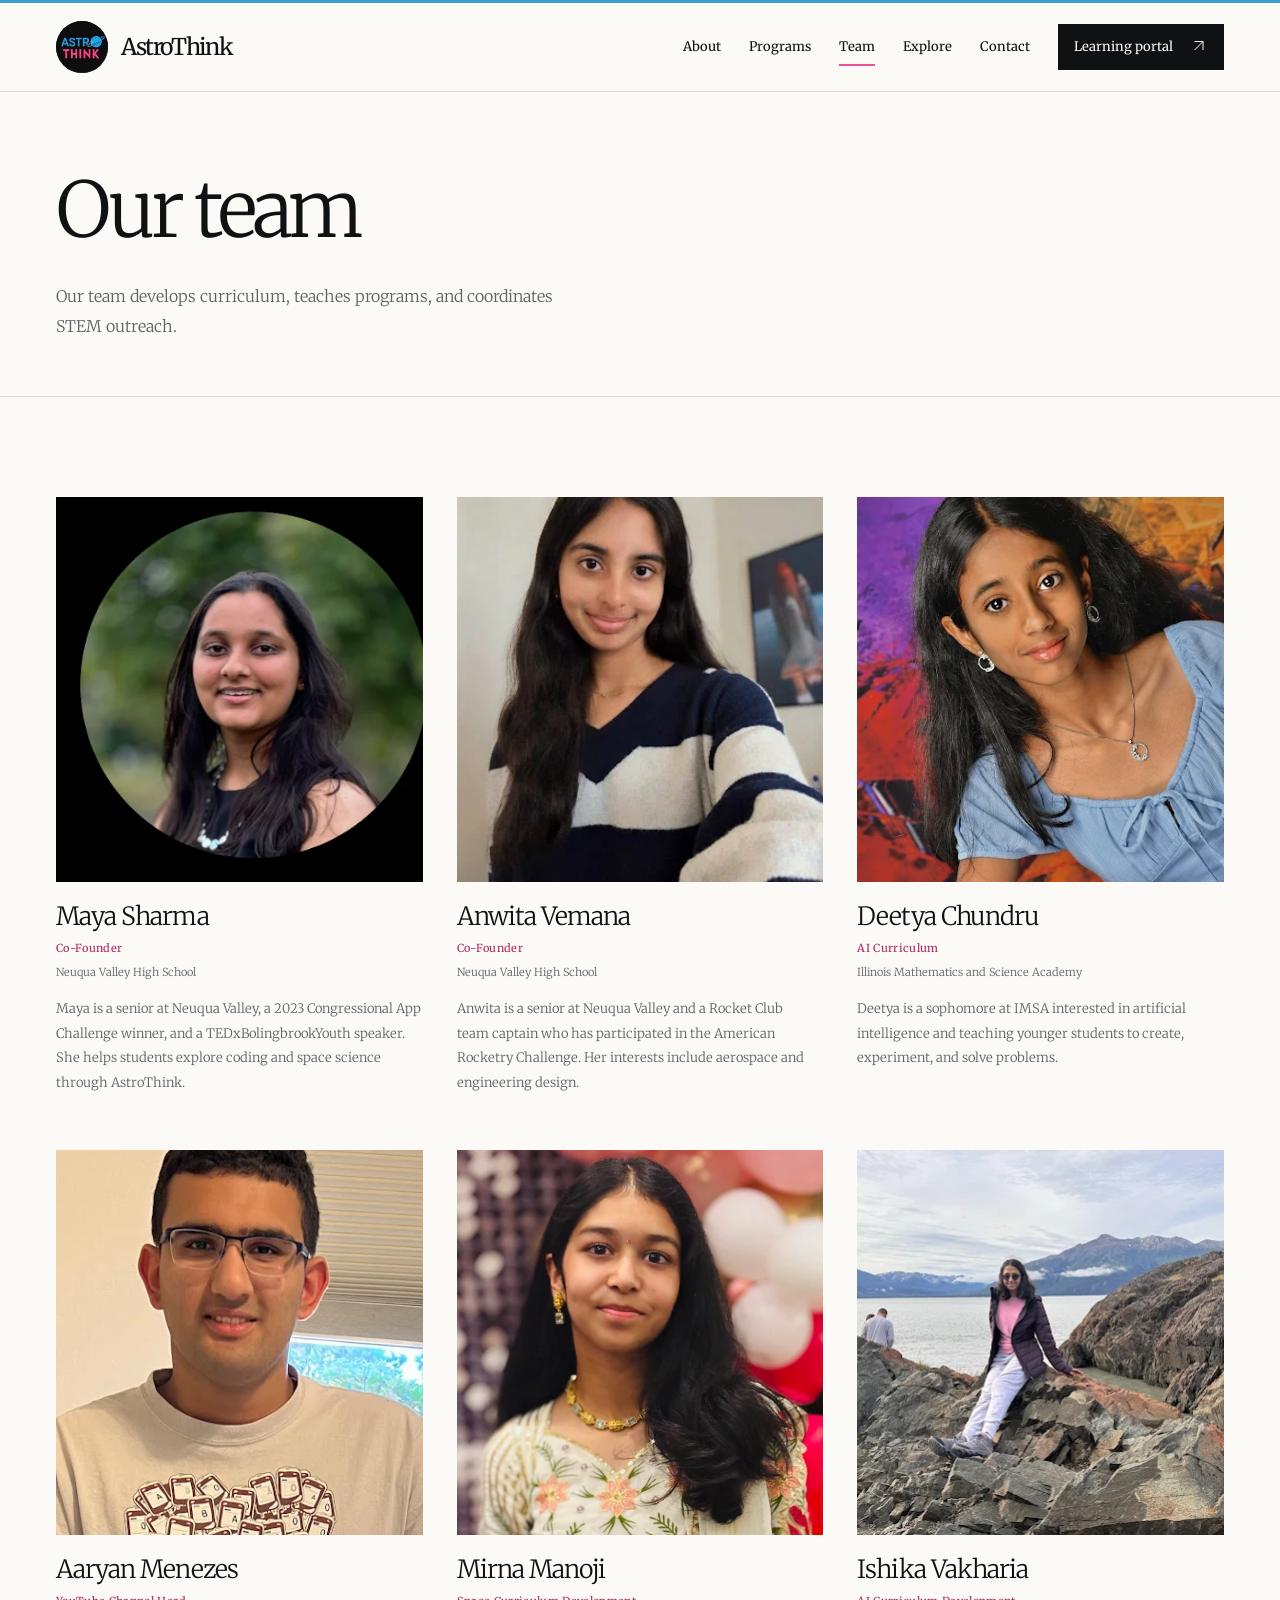
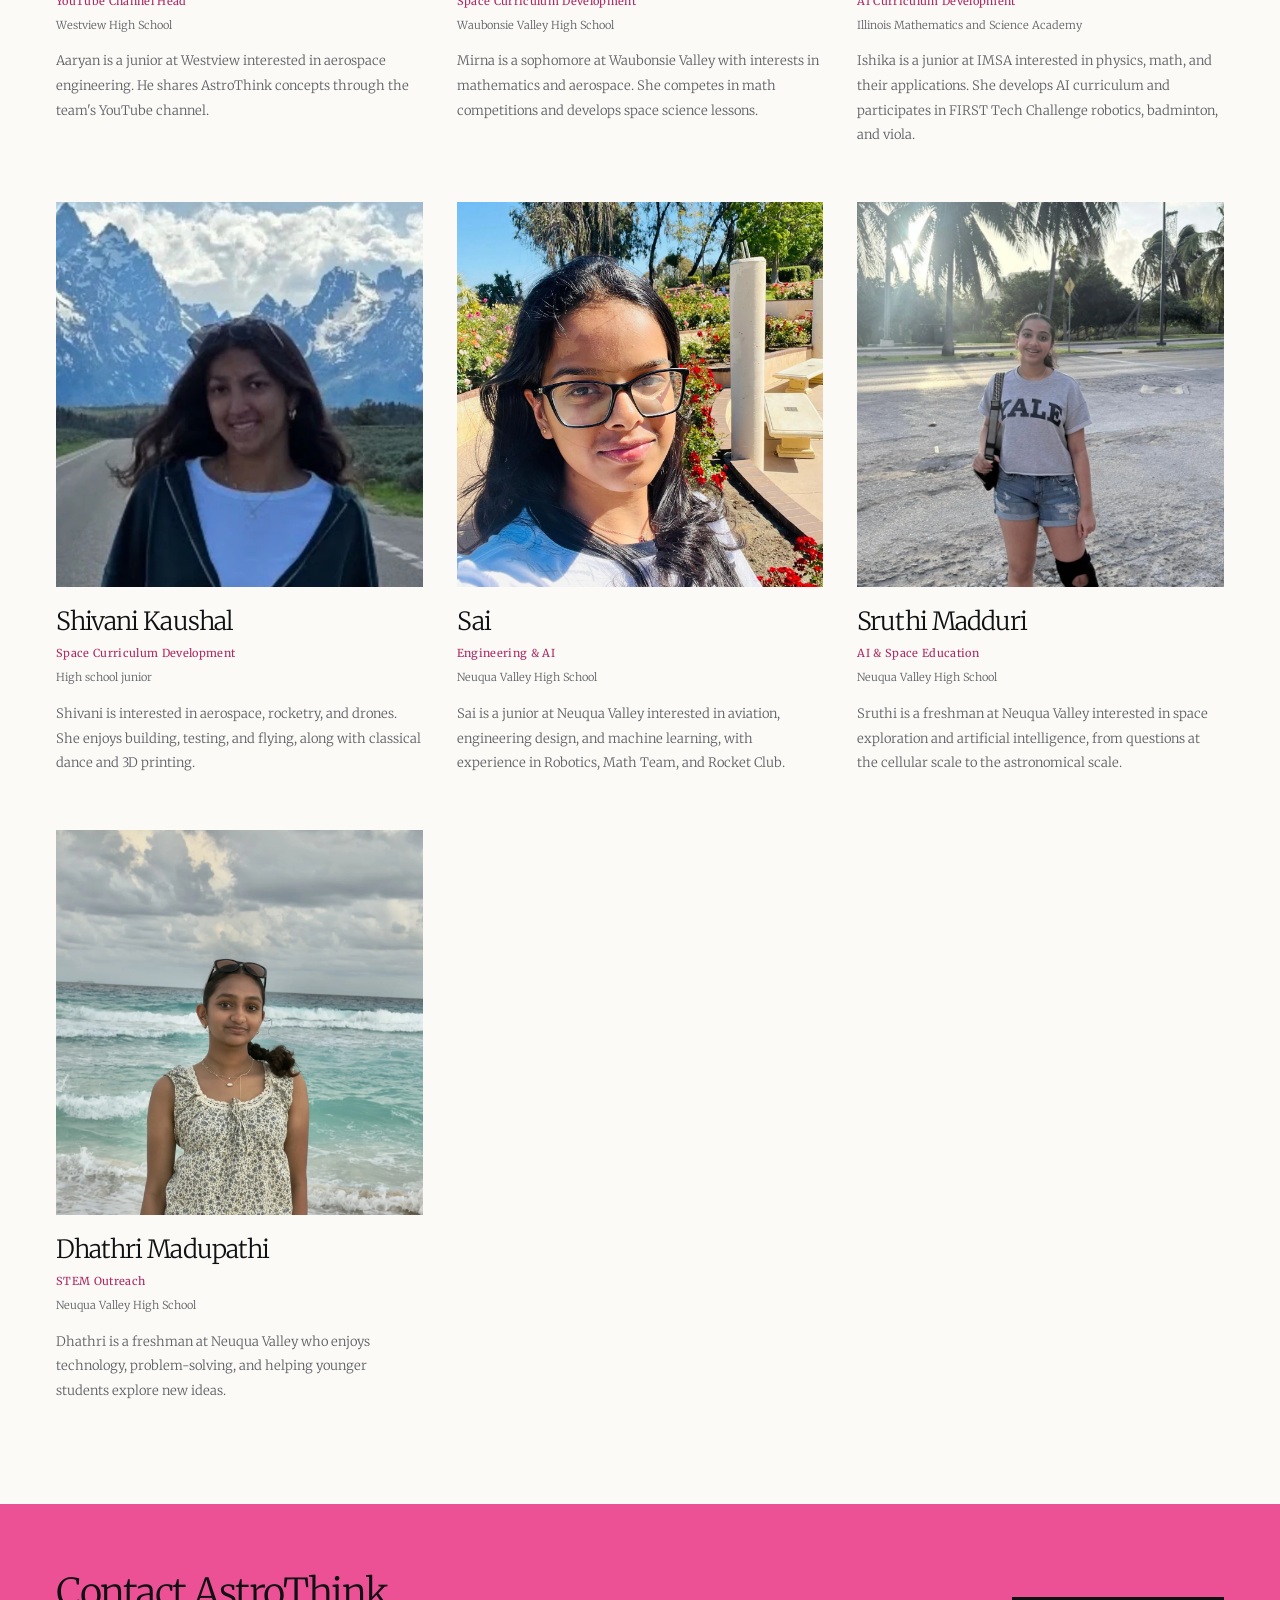
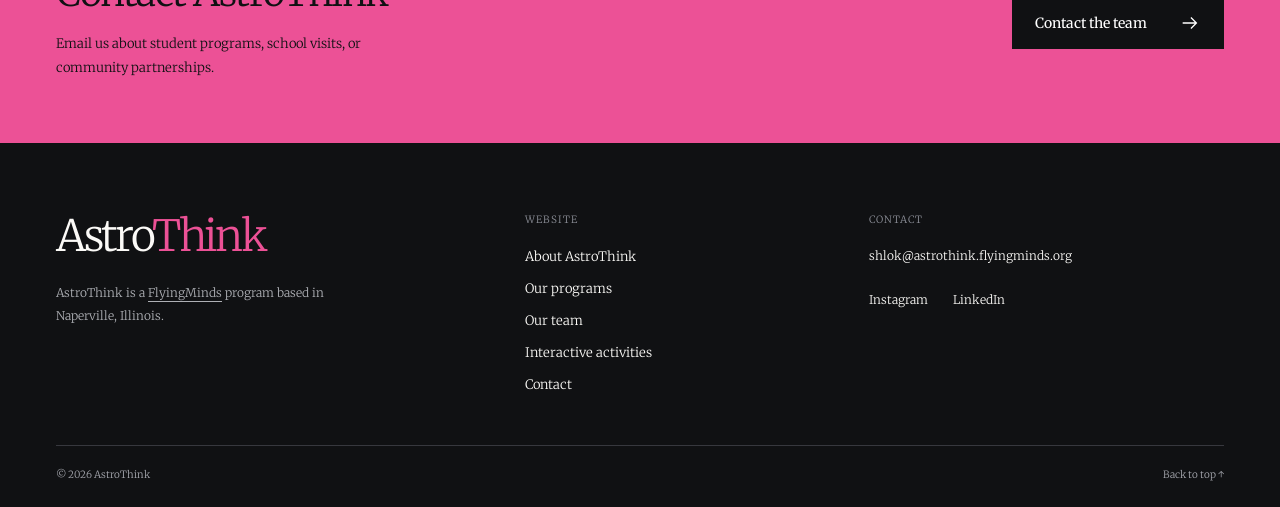
<file: team.html>
<!doctype html>
<html lang="en"><head><meta charset="utf-8"><meta name="viewport" content="width=device-width, initial-scale=1">
<title>Our team | AstroThink</title><meta name="description" content="Meet the students behind AstroThink: curriculum developers, teachers, and STEM outreach leaders."><meta name="theme-color" content="#101113">
<link rel="icon" type="image/jpeg" href="assets/astrothink-logo.jpg">
<meta property="og:type" content="website"><meta property="og:title" content="Our team | AstroThink"><meta property="og:description" content="Meet the students behind AstroThink: curriculum developers, teachers, and STEM outreach leaders.">
<link rel="preload" href="assets/fonts/merriweather-variable.woff2" as="font" type="font/woff2" crossorigin><link rel="stylesheet" href="styles.css"><script src="app.js" defer></script>
</head><body id="top" data-page="team"><a class="skip-link" href="#main">Skip to content</a>
<header class="site-header"><div class="container nav-shell">
<a class="brand" href="index.html" aria-label="AstroThink home"><img src="assets/astrothink-logo.jpg" alt="" width="52" height="52"><span>AstroThink</span></a>
<button class="menu-toggle" type="button" aria-controls="main-nav" aria-expanded="false"><span>Menu</span><span class="menu-lines" aria-hidden="true"></span></button>
<nav class="main-nav" id="main-nav" aria-label="Main navigation"><a href="about.html">About</a><a href="programs.html">Programs</a><a href="team.html" aria-current="page">Team</a><a href="explore.html">Explore</a><a href="contact.html">Contact</a><a class="nav-cta" href="https://astrothink.flyingminds.org/login" target="_blank" rel="noopener noreferrer">Learning portal<span class="sr-only"> (opens in a new tab)</span><svg class="arrow arrow-small" viewBox="0 0 24 24" fill="none" stroke="currentColor" stroke-width="1.4" aria-hidden="true"><path d="M5 17 17 5M5 5h12v12"/></svg></a></nav>
</div></header><main id="main"><section class="page-heading"><div class="container"><h1>Our team</h1><p>Our team develops curriculum, teaches programs, and coordinates STEM outreach.</p></div></section><section class="section container" aria-label="AstroThink team"><div class="team-full-grid"><article class="team-card"><div class="portrait"><img src="assets/maya.webp" alt="Maya Sharma" loading="lazy" decoding="async" width="600" height="675"></div><h2>Maya Sharma</h2><p class="team-role">Co-Founder</p><p class="team-school">Neuqua Valley High School</p><p class="team-bio">Maya is a senior at Neuqua Valley, a 2023 Congressional App Challenge winner, and a TEDxBolingbrookYouth speaker. She helps students explore coding and space science through AstroThink.</p></article><article class="team-card"><div class="portrait"><img src="assets/anwita.webp" alt="Anwita Vemana" loading="lazy" decoding="async" width="600" height="675"></div><h2>Anwita Vemana</h2><p class="team-role">Co-Founder</p><p class="team-school">Neuqua Valley High School</p><p class="team-bio">Anwita is a senior at Neuqua Valley and a Rocket Club team captain who has participated in the American Rocketry Challenge. Her interests include aerospace and engineering design.</p></article><article class="team-card"><div class="portrait"><img src="assets/deetya.webp" alt="Deetya Chundru" loading="lazy" decoding="async" width="600" height="675"></div><h2>Deetya Chundru</h2><p class="team-role">AI Curriculum</p><p class="team-school">Illinois Mathematics and Science Academy</p><p class="team-bio">Deetya is a sophomore at IMSA interested in artificial intelligence and teaching younger students to create, experiment, and solve problems.</p></article><article class="team-card"><div class="portrait"><img src="assets/aaryan.webp" alt="Aaryan Menezes" loading="lazy" decoding="async" width="600" height="675"></div><h2>Aaryan Menezes</h2><p class="team-role">YouTube Channel Head</p><p class="team-school">Westview High School</p><p class="team-bio">Aaryan is a junior at Westview interested in aerospace engineering. He shares AstroThink concepts through the team&#x27;s YouTube channel.</p></article><article class="team-card"><div class="portrait"><img src="assets/mirna.webp" alt="Mirna Manoji" loading="lazy" decoding="async" width="600" height="675"></div><h2>Mirna Manoji</h2><p class="team-role">Space Curriculum Development</p><p class="team-school">Waubonsie Valley High School</p><p class="team-bio">Mirna is a sophomore at Waubonsie Valley with interests in mathematics and aerospace. She competes in math competitions and develops space science lessons.</p></article><article class="team-card"><div class="portrait"><img src="assets/ishika-v.webp" alt="Ishika Vakharia" loading="lazy" decoding="async" width="600" height="675"></div><h2>Ishika Vakharia</h2><p class="team-role">AI Curriculum Development</p><p class="team-school">Illinois Mathematics and Science Academy</p><p class="team-bio">Ishika is a junior at IMSA interested in physics, math, and their applications. She develops AI curriculum and participates in FIRST Tech Challenge robotics, badminton, and viola.</p></article><article class="team-card"><div class="portrait"><img src="assets/shivani.webp" alt="Shivani Kaushal" loading="lazy" decoding="async" width="600" height="675"></div><h2>Shivani Kaushal</h2><p class="team-role">Space Curriculum Development</p><p class="team-school">High school junior</p><p class="team-bio">Shivani is interested in aerospace, rocketry, and drones. She enjoys building, testing, and flying, along with classical dance and 3D printing.</p></article><article class="team-card"><div class="portrait"><img src="assets/sai.webp" alt="Sai" loading="lazy" decoding="async" width="600" height="675"></div><h2>Sai</h2><p class="team-role">Engineering &amp; AI</p><p class="team-school">Neuqua Valley High School</p><p class="team-bio">Sai is a junior at Neuqua Valley interested in aviation, engineering design, and machine learning, with experience in Robotics, Math Team, and Rocket Club.</p></article><article class="team-card"><div class="portrait"><img src="assets/sruthi.webp" alt="Sruthi Madduri" loading="lazy" decoding="async" width="600" height="675"></div><h2>Sruthi Madduri</h2><p class="team-role">AI &amp; Space Education</p><p class="team-school">Neuqua Valley High School</p><p class="team-bio">Sruthi is a freshman at Neuqua Valley interested in space exploration and artificial intelligence, from questions at the cellular scale to the astronomical scale.</p></article><article class="team-card"><div class="portrait"><img src="assets/dhathri.webp" alt="Dhathri Madupathi" loading="lazy" decoding="async" width="600" height="675"></div><h2>Dhathri Madupathi</h2><p class="team-role">STEM Outreach</p><p class="team-school">Neuqua Valley High School</p><p class="team-bio">Dhathri is a freshman at Neuqua Valley who enjoys technology, problem-solving, and helping younger students explore new ideas.</p></article></div></section><section class="contact-band"><div class="container contact-band-inner"><div><h2>Contact AstroThink</h2><p>Email us about student programs, school visits, or community partnerships.</p></div><a class="button " href="contact.html">Contact the team<svg class="arrow" viewBox="0 0 24 24" fill="none" stroke="currentColor" stroke-width="1.4" aria-hidden="true"><path d="M4 12h15m-6-6 6 6-6 6"/></svg></a></div></section></main><footer class="site-footer"><div class="container"><div class="footer-top">
<div class="footer-identity"><a class="footer-name" href="index.html">Astro<span>Think</span></a><p>AstroThink is a <a href="https://flyingminds.org/" target="_blank" rel="noopener noreferrer">FlyingMinds</a> program based in Naperville, Illinois.</p></div>
<div><p class="footer-kicker">Website</p><nav class="footer-links" aria-label="Footer navigation"><a href="about.html">About AstroThink</a><a href="programs.html">Our programs</a><a href="team.html">Our team</a><a href="explore.html">Interactive activities</a><a href="contact.html">Contact</a></nav></div>
<div class="footer-contact"><p class="footer-kicker">Contact</p><a href="mailto:shlok@astrothink.flyingminds.org">shlok@astrothink.flyingminds.org</a><div class="footer-socials"><a href="https://www.instagram.com/astrothinkfm/" target="_blank" rel="noopener noreferrer">Instagram<span class="sr-only"> (opens in a new tab)</span></a><a href="https://www.linkedin.com/company/astrothink/" target="_blank" rel="noopener noreferrer">LinkedIn<span class="sr-only"> (opens in a new tab)</span></a></div></div>
</div><div class="footer-bottom"><span>© 2026 AstroThink</span><a href="#top">Back to top ↑</a></div></div></footer></body></html>
</file>
<file: styles.css>
@font-face{font-family:Merriweather;src:url('assets/fonts/merriweather-variable.woff2') format('woff2');font-style:normal;font-weight:300 600;font-display:swap}
@font-face{font-family:Merriweather;src:url('assets/fonts/merriweather-light-italic.woff2') format('woff2');font-style:italic;font-weight:300;font-display:swap}
:root{--ink:#101113;--paper:#fbfaf7;--white:#fff;--blue:#389ed0;--blue-ink:#126b95;--pink:#ec5196;--pink-ink:#ae2862;--blush:#f7e5ec;--ice:#e7f0f5;--muted:#5f6065;--line:#d9d8d5;--max:1280px;--serif:Merriweather,Georgia,serif}
*{box-sizing:border-box}html{scroll-behavior:smooth;scroll-padding-top:108px}body{margin:0;background:var(--paper);color:var(--ink);font:300 16px/1.85 var(--serif);-webkit-font-smoothing:antialiased}::selection{color:var(--ink);background:#a6d8ee}a{color:inherit;text-decoration:none}a,button,input,select,summary{-webkit-tap-highlight-color:transparent}button,input,textarea,select{font:inherit}button,summary{cursor:pointer}button{color:inherit}button:disabled{cursor:default}img,svg{display:block;max-width:100%}img{height:auto}svg{flex-shrink:0}h1,h2,h3,h4,p,figure,blockquote{margin:0}h1,h2,h3,h4{font-weight:300;line-height:1.25;letter-spacing:-.038em}p{text-wrap:pretty}p+p{margin-top:20px}ul,ol{margin:0;padding:0;list-style:none}[hidden]{display:none!important}:where(a,button,input,textarea,select,summary):focus-visible{outline:3px solid var(--blue-ink);outline-offset:5px}.sr-only{position:absolute;overflow:hidden;width:1px;height:1px;clip:rect(0,0,0,0);white-space:nowrap}.skip-link{position:fixed;z-index:300;top:-100px;left:20px;padding:12px 20px;background:var(--pink);color:var(--ink)}.skip-link:focus{top:12px}.container{width:min(var(--max),calc(100% - 112px));margin-inline:auto}.section{padding-block:100px}.section-title{font-size:clamp(36px,4vw,56px)}.kicker{font-size:12px;line-height:1.6;letter-spacing:.13em;text-transform:uppercase;font-weight:400}.muted{color:var(--muted)}.arrow{width:22px;height:22px}.arrow-small{width:17px;height:17px}.star{width:38px;height:38px;fill:none;stroke:currentColor;stroke-width:1.35;stroke-linejoin:round}.button{display:inline-flex;align-items:center;justify-content:space-between;gap:32px;min-height:52px;padding:14px 22px;border:1px solid var(--ink);background:var(--ink);color:white;font-size:14px;line-height:1.6;font-weight:400;transition:background .2s,color .2s,border-color .2s}.button:hover{background:var(--pink);border-color:var(--pink);color:var(--ink)}.button-blue{background:var(--blue);color:var(--ink);border-color:var(--blue)}.button-blue:hover{background:#83cae8;border-color:#83cae8}.button-outline{background:transparent;color:var(--ink)}.button-outline:hover{background:var(--ink);color:white;border-color:var(--ink)}.button-pink{background:var(--pink);color:var(--ink);border-color:var(--pink)}.button-pink:hover{background:var(--white);border-color:var(--white)}.button:disabled{opacity:.55}.button-row{display:flex;align-items:center;flex-wrap:wrap;gap:20px 28px}.text-link{display:inline-flex;align-items:center;gap:19px;min-height:44px;padding-block:7px;border-bottom:1px solid currentColor;font-size:14px;font-weight:400;line-height:1.5}.text-link:hover{color:var(--pink-ink)}.inline-link{color:var(--blue-ink);text-decoration:underline;text-underline-offset:4px}.inline-link:hover{color:var(--pink-ink)}.heading-row{display:flex;justify-content:space-between;align-items:flex-end;gap:35px;margin-bottom:42px}.heading-row .kicker{margin-bottom:15px;color:var(--blue-ink)}.heading-row>p{max-width:39ch;color:var(--muted);font-size:15px}.section-intro{max-width:58ch;margin-top:24px;color:var(--muted)}
/* Shared navigation */
.site-header{position:sticky;top:0;z-index:100;background:var(--paper);border-top:3px solid var(--blue);border-bottom:1px solid var(--line)}.nav-shell{min-height:88px;display:flex;align-items:center;justify-content:space-between;gap:28px}.brand{display:inline-flex;align-items:center;gap:13px;flex-shrink:0}.brand img{width:52px;height:52px;object-fit:contain;border-radius:50%;background:var(--ink)}.brand span{font-size:23px;letter-spacing:-.06em;font-weight:400}.main-nav{display:flex;align-items:center;gap:28px;font-size:13px;font-weight:400}.main-nav>a{position:relative;display:inline-flex;align-items:center;min-height:44px;padding-block:10px}.main-nav>a:not(.nav-cta)::after{position:absolute;content:'';height:2px;left:0;right:0;bottom:3px;background:var(--pink);transform:scaleX(0);transform-origin:left;transition:transform .2s}.main-nav>a:hover::after,.main-nav>a[aria-current]::after{transform:scaleX(1)}.main-nav .nav-cta{min-height:44px;padding:10px 15px;gap:18px;background:var(--ink);color:var(--paper);border:1px solid var(--ink)}.main-nav .nav-cta:hover{background:var(--blue);border-color:var(--blue);color:var(--ink)}.menu-toggle{display:none;align-items:center;gap:12px;min-height:44px;padding:9px 12px;border:1px solid var(--line);background:transparent;font-size:13px}.menu-lines{width:18px;height:11px;border-block:1px solid;position:relative}.menu-lines::after{content:'';position:absolute;left:0;right:0;top:4px;border-top:1px solid}.menu-toggle[aria-expanded=true] .menu-lines{border-color:transparent}.menu-toggle[aria-expanded=true] .menu-lines::after{transform:rotate(45deg)}.menu-toggle[aria-expanded=true] .menu-lines::before{content:'';position:absolute;left:0;right:0;top:4px;border-top:1px solid;transform:rotate(-45deg)}
/* Home */
.hero{background:var(--ink);color:var(--paper);overflow:hidden}.hero-grid{display:grid;grid-template-columns:1.03fr 1fr;align-items:center;gap:20px;min-height:652px;padding-block:68px 62px}.hero-copy{position:relative;z-index:2;min-width:0}.hero-copy>.kicker{color:#8fcbe6;margin-bottom:29px}.hero h1{font-size:clamp(53px,5.9vw,86px);line-height:1.12;letter-spacing:-.055em}.hero h1 em{display:block;font-weight:300;color:var(--pink)}.hero-description{max-width:43ch;margin:27px 0 29px;color:#cccdcf;font-size:16px;line-height:1.95}.hero .text-link{color:var(--paper)}.hero .text-link:hover{color:var(--pink)}.hero-footnote{display:flex;flex-wrap:wrap;gap:12px 32px;margin-top:42px;font-size:11px;letter-spacing:.04em;color:#c3c4c7}.hero-art{position:relative;min-width:0;margin-left:10px;align-self:stretch;display:flex;flex-direction:column;justify-content:center}.hero-art-top{display:flex;align-items:center;justify-content:space-between;gap:16px;font-size:11px;color:#aeb1b7;letter-spacing:.06em;border-bottom:1px solid #414248;padding-bottom:12px}.hero-art-top span:last-child{color:var(--pink)}.rover-image{width:100%;height:455px;object-fit:contain;object-position:center;filter:brightness(.95);padding:27px 0 20px;transform:translateX(8px)}.hero-art figcaption{display:flex;justify-content:space-between;align-items:center;gap:24px;padding-top:12px;border-top:1px solid #414248;font-size:12px;color:#d2d3d6}.hero-art figcaption a{display:flex;align-items:center;gap:14px;min-height:36px}.hero-art figcaption a:hover{color:var(--pink)}.hero-art .star{color:var(--pink);width:30px;height:30px}.community-bar{border-bottom:1px solid var(--line)}.community-inner{display:grid;grid-template-columns:1.1fr repeat(3,1fr);align-items:center;gap:50px;padding-block:30px}.community-inner>.kicker{color:var(--muted);max-width:15ch}.partner-wordmark{min-height:70px;display:flex;align-items:center;justify-content:center}.partner-wordmark img{width:100%;max-width:150px;max-height:62px;object-fit:contain;filter:grayscale(1)}.mission{display:grid;grid-template-columns:.8fr 1.2fr;gap:100px}.mission h2{max-width:10ch}.mission .star{color:var(--pink-ink);margin-bottom:26px}.mission-lead{font-size:21px;line-height:1.8;letter-spacing:-.02em}.mission-copy>p+p{font-size:15px;color:var(--muted)}.mission .text-link{margin-top:23px}.program-preview{background:var(--blush);border-block:1px solid #ead2dc}.program-list{border-top:1px solid #c9b8bf}.program-row{display:grid;grid-template-columns:50px 1.3fr .85fr 30px;align-items:center;gap:27px;padding-block:31px;border-bottom:1px solid #c9b8bf}.program-row:hover .program-row-title{color:var(--pink-ink)}.program-number{font-size:14px;color:var(--pink-ink)}.program-row-title{font-size:27px;line-height:1.35;transition:color .2s}.program-row-description{font-size:13px;margin-top:7px;color:#5c5056}.program-row-meta{font-size:12px;color:#5b5156;line-height:1.8}.program-row .arrow{justify-self:end}.program-bottom{display:flex;justify-content:space-between;align-items:center;gap:25px;margin-top:30px}.program-bottom>p{font-size:12px;color:#6b5861;max-width:64ch}.learn-feature{background:var(--ice)}.learn-feature-grid{display:grid;grid-template-columns:1fr 1fr;align-items:center;gap:100px}.learn-feature-copy .kicker{color:var(--blue-ink);margin-bottom:20px}.learn-feature-copy h2{max-width:12ch}.learn-feature-copy>p:not(.kicker){max-width:46ch;color:#4b5d67;font-size:15px;margin:24px 0}.diagram-preview{padding:15px 40px 5px;border-left:1px solid #bbd0dc}.diagram-preview svg{width:100%;height:300px;overflow:visible}.diagram-preview figcaption{display:flex;align-items:center;justify-content:space-between;padding-top:18px;border-top:1px solid #bbd0dc;color:#35556a;font-size:12px}.diagram-caption-arrow{width:20px}.team-preview-grid{display:grid;grid-template-columns:repeat(4,minmax(0,1fr));gap:25px}.portrait{position:relative;overflow:hidden;background:#dededb;aspect-ratio:4/4.5}.portrait img{width:100%;height:100%;object-fit:cover;filter:grayscale(1);transition:filter .4s,transform .6s}.team-card:hover img{filter:grayscale(0);transform:scale(1.025)}.portrait-number{position:absolute;left:0;bottom:0;display:block;min-width:42px;padding:5px 10px;background:var(--blue);color:var(--ink);font-size:11px;text-align:center;font-weight:400}.team-card:nth-child(even) .portrait-number{background:var(--pink)}.team-card h3{margin-top:19px;font-size:20px;line-height:1.4}.team-role{margin-top:5px;color:var(--muted);font-size:11px;line-height:1.7;letter-spacing:.03em}.team-bio{margin-top:14px;font-size:13px;color:var(--muted);line-height:1.9}.quote-strip{padding:54px 0;border-top:1px solid var(--line)}.quote-inner{display:grid;grid-template-columns:1fr 1fr;gap:80px}.quote-inner blockquote{padding-left:25px;border-left:2px solid var(--pink)}.quote-inner blockquote:nth-child(2){border-color:var(--blue)}.quote-inner p{font-size:21px;line-height:1.65}.quote-inner cite{display:block;font-style:normal;font-size:12px;color:var(--muted);margin-top:15px}.contact-band{background:var(--pink);padding-block:63px}.contact-band-inner{display:flex;align-items:center;justify-content:space-between;gap:40px}.contact-band h2{max-width:18ch;font-size:clamp(29px,3vw,43px);line-height:1.35}.contact-band p{font-size:13px;margin-top:13px;max-width:58ch}.contact-band .button:hover{background:var(--paper);border-color:var(--paper);color:var(--ink)}
/* Interior pages */
.page-heading{padding-block:70px 55px;border-bottom:1px solid var(--line)}.page-heading .kicker{color:var(--blue-ink);margin-bottom:23px}.page-heading h1{font-size:clamp(48px,6vw,80px);letter-spacing:-.055em;max-width:18ch}.page-heading>div>p:not(.kicker){max-width:60ch;margin-top:24px;font-size:16px;color:var(--muted)}.page-heading-row{display:grid;grid-template-columns:1fr 280px;align-items:end;gap:70px}.page-note{border-left:2px solid var(--pink);padding-left:23px;font-size:13px;color:var(--muted);line-height:1.9}.page-note .kicker{font-size:10px;margin-bottom:10px;color:var(--ink)}.filters{display:flex;flex-wrap:wrap;align-items:center;gap:10px;padding-block:32px 20px}.filter-button{border:1px solid var(--line);background:transparent;padding:10px 16px;font-size:12px;min-height:44px;transition:background .2s,border-color .2s}.filter-button[aria-pressed=true]{color:var(--paper);background:var(--ink);border-color:var(--ink)}.filter-button:hover{border-color:var(--ink)}.filter-count{margin-left:auto;font-size:11px;color:var(--muted)}.program-index{padding-bottom:80px}.program-item{display:grid;grid-template-columns:200px 1fr 200px;gap:45px;padding-block:44px;border-bottom:1px solid var(--line)}.program-item-visual{min-height:175px;background:var(--ice);display:flex;align-items:center;justify-content:center;position:relative}.program-item-visual .subject-symbol{width:110px;height:110px}.program-item:nth-child(even) .program-item-visual{background:var(--blush)}.subject-number{position:absolute;top:12px;left:15px;font-size:11px;color:#455c6a}.program-item h2{font-size:29px;line-height:1.4;margin-bottom:15px}.program-item-copy>p{font-size:14px;color:var(--muted);max-width:56ch}.program-item-copy .text-link{margin-top:14px}.program-item-meta{border-left:1px solid var(--line);padding-left:25px;font-size:12px;color:var(--muted)}.program-item-meta p+p{margin-top:13px}.meta-label{display:block;margin-bottom:3px;font-size:10px;text-transform:uppercase;letter-spacing:.08em;color:var(--ink);font-weight:400}.status-note{display:inline-flex;align-items:center;gap:12px;padding-top:15px;font-size:10px;color:#725965}.online-tools{background:var(--ice)}.tools-grid{display:grid;grid-template-columns:repeat(3,1fr);gap:40px;margin-top:44px}.tool-item{border-top:2px solid var(--blue);padding-top:24px}.tool-item h3{font-size:24px}.tool-item p{font-size:13px;color:#4e616c;margin-top:15px}.tool-item .text-link{margin-top:21px}.portal-note{font-size:12px;color:#4e616c;margin-top:30px}.breadcrumbs{display:flex;gap:12px;align-items:center;font-size:11px;color:var(--muted);margin-bottom:35px}.breadcrumbs a:hover{text-decoration:underline}.detail-hero{padding-block:42px 64px;border-bottom:1px solid var(--line)}.detail-grid{display:grid;grid-template-columns:1.65fr .65fr;gap:80px;align-items:start}.detail-copy>.kicker{color:var(--blue-ink);margin-bottom:20px}.detail-copy h1{font-size:clamp(42px,5.3vw,72px);line-height:1.2;max-width:16ch}.detail-copy>p:not(.kicker){font-size:16px;color:var(--muted);max-width:62ch;margin-top:27px}.detail-copy>.status-note{border:1px solid var(--line);padding:7px 12px;margin-top:26px;color:var(--pink-ink);font-size:11px}.detail-art{background:var(--ink);color:var(--pink);height:280px;display:flex;align-items:center;justify-content:center;margin-top:35px}.detail-art .subject-symbol{width:170px;height:170px}.detail-art svg{stroke-width:1}.detail-art.blue-art{color:var(--blue)}.detail-facts{display:grid;grid-template-columns:repeat(4,1fr);border-bottom:1px solid var(--line);padding-block:30px;gap:30px}.fact-label{font-size:10px;letter-spacing:.1em;text-transform:uppercase;color:var(--muted);margin-bottom:9px}.fact-value{font-size:14px;line-height:1.9}.detail-body{display:grid;grid-template-columns:.8fr 1.2fr;gap:90px}.detail-body h2{font-size:38px;max-width:13ch}.topic-list{border-top:1px solid var(--line)}.topic-list li{display:grid;grid-template-columns:36px 1fr;gap:22px;border-bottom:1px solid var(--line);padding-block:26px}.topic-list li>span{font-size:12px;color:var(--pink-ink);padding-top:6px}.topic-list h3{font-size:23px;line-height:1.5}.topic-list p{font-size:13px;margin-top:9px;color:var(--muted)}.session-note{background:var(--ice);padding:30px;font-size:13px;color:#3c5665;margin-top:35px}.session-note .kicker{color:var(--blue-ink);font-size:11px;margin-bottom:12px}.session-note p+p{margin-top:12px}.session-note .button{margin-top:21px}.team-full-grid{display:grid;grid-template-columns:repeat(3,minmax(0,1fr));gap:54px 34px}.team-full-grid .portrait{aspect-ratio:4/4.2}.team-full-grid h2{font-size:25px;margin-top:19px}.team-school{font-size:11px;line-height:1.8;color:var(--muted);margin-top:5px}.team-full-grid .team-role{color:var(--pink-ink);font-weight:400;margin-top:7px}.about-full{display:grid;grid-template-columns:1fr 1fr;gap:80px;align-items:start}.about-full h2{font-size:38px;margin-bottom:23px}.about-full p{font-size:15px;color:var(--muted)}.partner-list{padding-block:70px;background:var(--ice)}.partner-heading{font-size:35px;margin-bottom:35px}.partner-grid{display:grid;grid-template-columns:repeat(3,1fr);gap:40px}.partner-tile{border-top:1px solid #bbd0dc;padding-top:24px}.partner-tile img{width:100%;height:80px;object-fit:contain;object-position:left center;max-width:210px;mix-blend-mode:multiply;filter:grayscale(1)}.partner-tile h3{font-size:18px;margin-top:25px}.partner-tile p{font-size:12px;line-height:1.9;color:#4e616c;margin-top:12px}.contact-layout{display:grid;grid-template-columns:1.2fr .8fr;gap:100px;padding-block:75px 85px}.contact-main .kicker{color:var(--pink-ink);margin-bottom:17px}.contact-email{display:block;font-size:clamp(17px,2.4vw,29px);line-height:1.5;overflow-wrap:anywhere;letter-spacing:-.025em;text-decoration:underline;text-decoration-color:var(--blue);text-underline-offset:10px}.contact-main>p:not(.kicker){font-size:14px;color:var(--muted);margin:26px 0}.copy-email{display:inline-flex;align-items:center;gap:13px;border:1px solid var(--line);background:transparent;padding:11px 16px;min-height:44px;font-size:12px}.copy-email:hover{border-color:var(--ink)}.copy-status{font-size:11px;color:var(--blue-ink);min-height:22px;margin-top:10px}.contact-options{border-top:1px solid var(--line)}.contact-option{display:block;padding-block:26px;border-bottom:1px solid var(--line)}.contact-option h2{font-size:22px;display:flex;justify-content:space-between;align-items:center;gap:20px}.contact-option p{font-size:13px;color:var(--muted);margin-top:10px}.contact-option:hover h2{color:var(--pink-ink)}.social-row{display:flex;align-items:center;justify-content:space-between;gap:30px;margin-top:27px;border-top:1px solid var(--line);padding-top:17px;font-size:13px}.social-row a:hover{color:var(--pink-ink)}.faq{background:var(--ice)}.faq-grid{display:grid;grid-template-columns:.8fr 1.2fr;gap:90px}.faq details{border-top:1px solid #b9cbd5;padding-block:22px}.faq details:last-child{border-bottom:1px solid #b9cbd5}.faq summary{display:flex;justify-content:space-between;gap:30px;align-items:center;list-style:none;font-size:17px;line-height:1.6}.faq summary::-webkit-details-marker{display:none}.faq summary::after{content:'+';font:300 25px/1 var(--serif)}.faq details[open] summary::after{content:'−'}.faq details p{font-size:13px;margin-top:17px;color:#415b6b;max-width:64ch}
/* Learning lab */
.explore-hero{background:var(--ice)}.explore-hero .page-heading{border:0}.lab-section{padding-top:62px;padding-bottom:85px}.lab-top{display:flex;align-items:center;justify-content:space-between;gap:25px;margin-bottom:28px}.lab-top h2{font-size:31px}.lab-top .kicker{font-size:10px;color:var(--blue-ink)}.lab{display:grid;grid-template-columns:1fr 340px;border:1px solid #b4c8d4;min-height:530px}.lab-stage{position:relative;overflow:hidden;min-height:530px;background:#edf5f8}.lab-stage-label{position:absolute;left:25px;top:21px;z-index:2;font-size:10px;color:#436174;letter-spacing:.08em;text-transform:uppercase}.lab-altitude{position:absolute;right:24px;top:21px;font-size:11px;color:#436174;font-variant-numeric:tabular-nums}.lab-guide{position:absolute;left:50%;top:66px;bottom:46px;width:0;border-left:1px dashed #bdcfda}.lab-ground{position:absolute;bottom:32px;left:25px;right:25px;border-top:1px solid #839cae}.lab-ground-label{position:absolute;left:26px;bottom:7px;font-size:10px;color:#436174}.parachute-drop{position:absolute;top:65px;left:calc(50% - 50px);width:100px;will-change:transform}.parachute-drop svg{width:100px;height:112px;overflow:visible}.lab-stage-caption{position:absolute;left:25px;bottom:56px;font-size:12px;color:#365c72;max-width:17ch;line-height:1.7}.lab-controls{padding:30px;background:var(--paper);border-left:1px solid #b4c8d4;display:flex;flex-direction:column;justify-content:space-between;gap:22px}.control{border-bottom:1px solid var(--line);padding-bottom:21px}.control-label{display:flex;align-items:center;justify-content:space-between;gap:15px;font-size:13px}.control-label output{font-weight:400;font-variant-numeric:tabular-nums}.control input[type=range]{width:100%;margin:22px 0 6px;accent-color:var(--blue-ink);cursor:pointer;min-height:24px}.range-labels{display:flex;justify-content:space-between;font-size:10px;color:var(--muted)}.lab-readout{display:grid;grid-template-columns:1fr 1fr;gap:14px;padding-block:3px}.readout-label{display:block;color:var(--muted);font-size:10px;margin-bottom:7px}.readout-value{font-size:23px;letter-spacing:-.04em;font-variant-numeric:tabular-nums}.readout-unit{font-size:11px;letter-spacing:0}.lab-actions{display:flex;gap:10px}.lab-actions .button{flex:1;gap:10px;padding-inline:14px;justify-content:center}.lab-actions .reset-button{flex:0;padding-inline:14px;min-width:48px}.lab-status{font-size:11px;line-height:1.8;color:var(--blue-ink);min-height:37px}.lab-caption{display:grid;grid-template-columns:1fr 340px;gap:35px;font-size:11px;color:var(--muted);padding-top:20px}.lab-explanation{display:grid;grid-template-columns:1fr 1fr;gap:70px;padding-top:65px}.lab-explanation h3{font-size:26px;margin-bottom:20px}.lab-explanation p{font-size:14px;color:var(--muted)}.experiment-prompt{padding:28px;background:var(--blush);font-size:14px;align-self:start}.experiment-prompt .kicker{font-size:10px;color:var(--pink-ink);margin-bottom:13px}
/* Footer */
.site-footer{background:var(--ink);color:var(--paper);padding-block:68px 22px}.footer-top{display:grid;grid-template-columns:1.15fr .8fr 1fr;gap:60px;padding-bottom:48px}.footer-name{font-size:43px;line-height:1.2;letter-spacing:-.055em}.footer-name span{color:var(--pink)}.footer-identity>p{color:#aeb0b5;font-size:12px;line-height:1.9;margin-top:20px}.footer-identity>p a{text-decoration:underline;text-underline-offset:4px}.footer-kicker{color:#90939c;font-size:10px;letter-spacing:.1em;text-transform:uppercase;margin-bottom:16px}.footer-links{display:grid;gap:8px;font-size:13px}.footer-contact{font-size:12px}.footer-contact>a{display:block;overflow-wrap:anywhere;min-height:30px}.footer-contact .footer-socials{display:flex;gap:25px;margin-top:14px}.footer-contact a:hover,.footer-links a:hover{color:var(--pink)}.footer-bottom{display:flex;justify-content:space-between;gap:20px;padding-top:20px;border-top:1px solid #37383e;font-size:10px;color:#a9abb2}.footer-bottom a:hover{color:var(--paper)}
@media(min-width:1600px){.hero-grid{min-height:710px;padding-block:85px}.rover-image{height:485px}}
@media(max-width:1150px){.container{width:calc(100% - 72px)}.main-nav{gap:20px}.nav-shell{gap:20px}.brand span{font-size:21px}.main-nav .nav-cta{padding-inline:12px;gap:12px}.hero-grid{min-height:600px;gap:10px}.hero h1{font-size:clamp(50px,6vw,72px)}.rover-image{height:410px}.hero-description{font-size:15px;max-width:39ch}.hero-copy .button-row{gap:18px}.hero-copy .button{gap:18px;font-size:13px}.hero-copy .text-link{font-size:13px;gap:12px}.community-inner{gap:35px}.mission,.learn-feature-grid{gap:65px}.program-row{grid-template-columns:38px 1.25fr .85fr 24px;gap:20px}.program-row-title{font-size:24px}.program-item{grid-template-columns:150px 1fr 170px;gap:30px}.program-item h2{font-size:25px}.detail-grid{gap:45px}.contact-layout{gap:65px}.lab{grid-template-columns:1fr 310px}.lab-caption{grid-template-columns:1fr 310px}.lab-controls{padding:26px}.footer-top{gap:40px}}
@media(max-width:960px){.section{padding-block:76px}.brand span{font-size:23px}.menu-toggle{display:inline-flex}.nav-shell{min-height:78px}.main-nav{display:none;position:absolute;left:0;right:0;top:100%;background:var(--paper);border-bottom:1px solid var(--line);padding:20px 36px 28px;gap:4px;flex-direction:column;align-items:stretch;font-size:15px;box-shadow:0 18px 25px #1011130d}.main-nav.is-open{display:flex}.main-nav>a{padding:12px 0;min-height:48px}.main-nav>a:not(.nav-cta)::after{right:auto;width:35px}.main-nav .nav-cta{justify-content:space-between;margin-top:13px;padding:13px 17px}.hero-grid{grid-template-columns:1.05fr .95fr;padding-block:52px;min-height:580px}.hero h1{font-size:clamp(46px,6.1vw,62px)}.hero-art{margin-left:0}.hero-art-top{font-size:10px}.hero-copy>.kicker{font-size:10px}.rover-image{height:355px}.hero-art figcaption{font-size:10px}.hero-art figcaption .arrow-small{width:15px}.hero-footnote{font-size:10px;gap:8px 20px;margin-top:29px}.hero-description{font-size:14px}.hero .button-row{align-items:flex-start;gap:15px;flex-direction:column}.hero .text-link{min-height:36px}.community-inner{grid-template-columns:.8fr repeat(3,1fr);gap:24px}.community-inner>.kicker{font-size:10px}.partner-wordmark img{max-width:125px;max-height:55px}.mission{gap:55px;grid-template-columns:.8fr 1.2fr}.mission-lead{font-size:18px}.mission-copy>p+p{font-size:14px}.heading-row{gap:30px}.heading-row>p{font-size:13px}.section-title{font-size:40px}.learn-feature-grid{gap:50px}.diagram-preview{padding-inline:25px}.diagram-preview svg{height:250px}.team-preview-grid{gap:18px}.team-card h3{font-size:17px}.team-role{font-size:10px}.page-heading-row{grid-template-columns:1fr 220px;gap:40px}.program-item{grid-template-columns:130px 1fr 150px;gap:24px}.program-item h2{font-size:23px}.program-item-copy>p{font-size:13px}.program-item-meta{padding-left:20px;font-size:11px}.program-item-visual .subject-symbol{width:90px;height:90px}.tools-grid{gap:25px}.tool-item h3{font-size:21px}.detail-facts{gap:22px}.fact-value{font-size:13px}.detail-body{gap:50px}.detail-body h2{font-size:33px}.team-full-grid{gap:42px 25px}.team-full-grid h2{font-size:22px}.team-bio{font-size:12px}.about-full{gap:50px}.contact-layout{grid-template-columns:1fr 1fr;gap:45px}.faq-grid{gap:50px}.lab{grid-template-columns:1fr 290px}.lab-caption{grid-template-columns:1fr 290px;gap:25px}.lab-controls{padding:23px}.lab-stage-caption{font-size:11px;max-width:12ch}.lab-explanation{gap:45px}.footer-top{grid-template-columns:1fr .7fr 1fr;gap:32px}.footer-name{font-size:34px}}
@media(max-width:720px){html{scroll-padding-top:95px}.container{width:calc(100% - 40px)}.section{padding-block:62px}.nav-shell{min-height:73px}.brand img{width:44px;height:44px}.brand span{font-size:22px}.main-nav{padding-inline:20px}.hero-grid{grid-template-columns:1fr;padding-block:43px 35px;gap:38px;min-height:0}.hero h1{font-size:clamp(48px,10.5vw,70px)}.hero-copy>.kicker{font-size:10px;margin-bottom:24px}.hero-description{max-width:48ch;font-size:14px;margin:23px 0}.hero .button-row{flex-direction:row;align-items:center;gap:18px}.hero .button{min-height:48px;font-size:12px;padding-inline:17px;gap:20px}.hero .text-link{font-size:12px;min-height:44px}.hero-footnote{margin-top:28px;font-size:10px;gap:12px 22px}.hero-art{max-width:540px;width:100%;margin-inline:auto}.hero-art-top{font-size:10px}.rover-image{height:auto;max-height:440px;aspect-ratio:1.2;object-fit:contain;padding-top:20px;transform:none}.hero-art figcaption{font-size:11px}.hero-art .star{width:27px;height:27px}.community-inner{grid-template-columns:repeat(3,1fr);gap:12px;padding-block:25px}.community-inner>.kicker{grid-column:1/-1;max-width:none;text-align:center;margin-bottom:7px;font-size:10px}.partner-wordmark{min-height:55px}.partner-wordmark img{max-width:110px;max-height:48px}.mission{grid-template-columns:1fr;gap:28px}.mission h2{max-width:none;font-size:38px}.mission .star{width:29px;height:29px;margin-bottom:20px}.mission-lead{font-size:18px}.mission-copy>p+p{font-size:14px}.mission .text-link{margin-top:18px}.heading-row{align-items:flex-start;flex-direction:column;gap:19px;margin-bottom:30px}.section-title{font-size:37px}.heading-row>p{max-width:49ch;font-size:13px}.heading-row .kicker{margin-bottom:12px}.program-row{grid-template-columns:28px 1fr 20px;gap:13px;padding-block:25px}.program-row-title{font-size:23px}.program-row-description{font-size:12px;line-height:1.9}.program-row-meta{grid-column:2;grid-row:2;font-size:11px;margin-top:-5px}.program-row>.arrow{grid-column:3;grid-row:1}.program-number{align-self:start;margin-top:5px;font-size:11px}.program-bottom{align-items:flex-start;flex-direction:column;gap:15px;margin-top:25px}.program-bottom>p{font-size:11px}.learn-feature-grid{grid-template-columns:1fr;gap:35px}.learn-feature-copy h2{max-width:14ch}.learn-feature-copy>p:not(.kicker){font-size:14px}.diagram-preview{border-left:0;border-top:1px solid #bbd0dc;padding:25px 20px 0}.diagram-preview svg{height:230px}.diagram-preview figcaption{font-size:11px}.team-preview-grid{grid-template-columns:repeat(2,minmax(0,1fr));gap:30px 18px}.team-card h3{font-size:18px;margin-top:15px}.team-role{font-size:10px}.portrait-number{font-size:10px;min-width:35px}.quote-strip{padding-block:40px}.quote-inner{grid-template-columns:1fr;gap:30px}.quote-inner p{font-size:19px}.quote-inner cite{font-size:11px}.contact-band{padding-block:45px}.contact-band-inner{align-items:flex-start;flex-direction:column;gap:26px}.contact-band h2{font-size:32px;max-width:18ch}.contact-band p{font-size:12px}.contact-band .button{font-size:13px}.page-heading{padding-block:45px 38px}.page-heading h1{font-size:48px}.page-heading>div>p:not(.kicker){font-size:14px;margin-top:20px}.page-heading .kicker{font-size:10px;margin-bottom:18px}.page-heading-row{grid-template-columns:1fr;gap:25px}.page-note{font-size:12px;max-width:58ch;padding-left:18px}.page-note .kicker{margin-bottom:7px}.filters{padding-top:25px;gap:8px}.filter-button{padding:9px 11px;font-size:11px}.filter-count{flex-basis:100%;margin-left:0;margin-top:10px}.program-index{padding-bottom:55px}.program-item{grid-template-columns:85px 1fr;gap:20px;padding-block:30px}.program-item-visual{min-height:120px;align-self:start}.program-item-visual .subject-symbol{width:65px;height:65px;margin-top:15px}.subject-number{font-size:10px;top:8px;left:10px}.program-item h2{font-size:24px;margin-bottom:13px}.program-item-copy>p{font-size:12px;line-height:1.9}.program-item-copy .text-link{font-size:12px;margin-top:12px}.program-item-meta{grid-column:2;padding-left:0;border:0;display:flex;flex-wrap:wrap;gap:13px 26px;font-size:11px;margin-top:-5px}.program-item-meta p+p{margin:0}.program-item-meta .status-note{flex-basis:100%;padding-top:0;margin-top:0;font-size:10px}.meta-label{font-size:10px}.tools-grid{grid-template-columns:1fr;gap:32px;margin-top:32px}.tool-item h3{font-size:25px}.tool-item p{font-size:13px}.tool-item .text-link{margin-top:15px;font-size:13px}.portal-note{font-size:11px}.detail-hero{padding-block:25px 40px}.breadcrumbs{font-size:10px;gap:8px;margin-bottom:30px}.detail-grid{grid-template-columns:1fr;gap:25px}.detail-copy>.kicker{font-size:10px}.detail-copy h1{font-size:44px}.detail-copy>p:not(.kicker){font-size:14px;margin-top:22px}.detail-copy>.status-note{font-size:10px;margin-top:20px}.detail-art{height:180px;margin-top:0}.detail-art .subject-symbol{width:130px;height:130px}.detail-facts{grid-template-columns:1fr 1fr;gap:26px;padding-block:25px}.fact-label{font-size:10px;margin-bottom:6px}.fact-value{font-size:13px}.detail-body{grid-template-columns:1fr;gap:25px}.detail-body h2{max-width:none;font-size:34px}.topic-list li{gap:14px;grid-template-columns:25px 1fr;padding-block:23px}.topic-list h3{font-size:22px}.topic-list p{font-size:13px}.session-note{padding:23px;font-size:12px;margin-top:26px}.team-full-grid{grid-template-columns:repeat(2,minmax(0,1fr));gap:35px 20px}.team-full-grid h2{font-size:20px;margin-top:15px}.team-full-grid .team-role{font-size:10px}.team-school{font-size:10px}.team-bio{font-size:12px;line-height:1.85}.about-full{grid-template-columns:1fr;gap:35px}.about-full h2{font-size:32px;margin-bottom:18px}.about-full p{font-size:14px}.partner-grid{grid-template-columns:1fr;gap:32px}.partner-tile{display:grid;grid-template-columns:110px 1fr;gap:12px 23px}.partner-tile img{grid-row:1/3;height:65px;max-width:110px;object-position:center}.partner-tile h3{margin-top:0;font-size:20px}.partner-tile p{margin-top:0;font-size:12px}.partner-heading{font-size:32px}.contact-layout{grid-template-columns:1fr;gap:38px;padding-block:45px 55px}.contact-email{font-size:21px}.contact-main .kicker{font-size:10px}.contact-main>p:not(.kicker){font-size:13px}.social-row{font-size:12px;margin-top:23px}.contact-option h2{font-size:23px}.faq-grid{grid-template-columns:1fr;gap:30px}.faq summary{font-size:16px}.faq details p{font-size:13px}.lab-section{padding-top:38px;padding-bottom:55px}.lab-top{align-items:flex-start;flex-direction:column;gap:10px;margin-bottom:20px}.lab-top h2{font-size:27px}.lab{grid-template-columns:1fr;min-height:0}.lab-stage{min-height:450px}.lab-controls{border-left:0;border-top:1px solid #b4c8d4;padding:25px}.lab-stage-caption{font-size:12px;max-width:18ch}.lab-caption{grid-template-columns:1fr;gap:14px;font-size:10px;padding-top:15px}.lab-explanation{grid-template-columns:1fr;gap:28px;padding-top:42px}.lab-explanation h3{font-size:26px}.lab-explanation p{font-size:13px}.experiment-prompt{padding:24px;font-size:13px}.control-label{font-size:14px}.lab-readout{padding-block:7px}.lab-actions .button{min-height:48px}.lab-status{min-height:0}.site-footer{padding-top:46px}.footer-top{grid-template-columns:1fr 1fr;gap:35px 28px;padding-bottom:35px}.footer-identity{grid-column:1/-1}.footer-name{font-size:41px}.footer-identity>p{font-size:12px;margin-top:13px}.footer-kicker{font-size:10px}.footer-links{font-size:12px;gap:9px}.footer-contact{font-size:11px}.footer-contact .footer-socials{gap:16px;flex-wrap:wrap}.footer-bottom{font-size:10px;align-items:center;gap:15px}}
@media(max-width:380px){.container{width:calc(100% - 32px)}.brand span{font-size:20px}.brand{gap:10px}.hero h1{font-size:45px}.hero .button-row{gap:15px}.hero .button{padding-inline:13px;gap:13px;font-size:11px}.hero .text-link{font-size:11px;gap:10px}.hero-footnote{font-size:10px}.program-row-title{font-size:21px}.team-full-grid{gap:30px 16px}.team-full-grid h2{font-size:18px}.team-bio{font-size:11px}.page-heading h1{font-size:43px}.detail-copy h1{font-size:39px}.contact-email{font-size:19px}.footer-top{grid-template-columns:1fr}.footer-identity{grid-column:auto}.lab-stage-label{left:16px;font-size:10px}.lab-altitude{right:16px;font-size:10px}.lab-stage-caption{left:16px;max-width:14ch;font-size:11px}}
@media(prefers-reduced-motion:reduce){html{scroll-behavior:auto}*,*::before,*::after{transition:none!important;animation:none!important}.portrait img{transform:none!important}}

/* Organization identity and readable program information. */
.hero{background:var(--paper);color:var(--ink);border-bottom:1px solid var(--line)}
.hero-grid{grid-template-columns:1fr 1fr;gap:64px;padding-block:72px;min-height:640px}
.hero h1{color:var(--blue-ink);font-size:clamp(66px,7.1vw,104px);font-weight:300;line-height:1.15;letter-spacing:-.055em}
.hero-location{color:var(--muted);font-size:13px;margin-bottom:20px;letter-spacing:0}
.hero-description{font-size:16px;color:var(--muted);max-width:46ch;line-height:1.95;margin:26px 0 30px}
.hero .text-link{color:var(--blue-ink)}
.hero .text-link:hover{color:var(--pink-ink)}
.hero-art{align-self:center;margin:0;display:block}
.rover-image{background:var(--ink);height:440px;padding:26px 22px;transform:none;filter:none}
.hero-art figcaption{display:block;color:var(--muted);border-top:0;border-bottom:2px solid var(--blue);font-size:12px;line-height:1.8;padding:14px 0}
.mission{gap:80px;border-bottom:1px solid var(--line)}
.mission-lead{font-size:18px;line-height:1.9;letter-spacing:0}
.program-preview{background:var(--paper);border:0}
.program-list,.program-row{border-color:var(--line)}
.program-row{grid-template-columns:1.4fr .8fr 24px;gap:35px}
.program-row-description{color:var(--muted);font-size:14px;max-width:63ch}
.program-row-meta{color:var(--muted);font-size:12px}
.program-bottom>p{color:var(--muted)}
.learn-feature-copy h2{max-width:none}
.diagram-preview figcaption{display:block;font-size:12px;line-height:1.8}
.portrait img,.team-card:hover img{filter:none;transform:none;transition:none}
.program-item{grid-template-columns:1fr 230px;gap:80px}
.program-item h2{font-size:31px}
.program-item-copy>p{max-width:65ch;font-size:15px}
.program-item-meta{font-size:12px}
.detail-grid{display:block;max-width:900px}
.detail-copy h1{max-width:20ch}
.topic-list li{display:block}
.contact-band h2{max-width:none}
.footer-identity>p{max-width:36ch}
@media(max-width:1150px){.hero-grid{gap:40px}.hero h1{font-size:clamp(60px,7vw,82px)}.rover-image{height:390px}.program-item{gap:45px;grid-template-columns:1fr 200px}}
@media(max-width:960px){.hero-grid{gap:30px;min-height:570px;padding-block:52px}.hero h1{font-size:clamp(52px,7vw,67px)}.hero-description{font-size:14px}.rover-image{height:355px;padding:20px 14px}.hero-art figcaption{font-size:11px}.program-item{gap:35px;grid-template-columns:1fr 170px}.program-row{gap:25px}.program-item h2{font-size:27px}.program-item-copy>p{font-size:14px}}
@media(max-width:720px){.hero-grid{grid-template-columns:1fr;gap:34px;padding-block:42px 38px;min-height:0}.hero h1{font-size:clamp(49px,12vw,72px)}.hero-location{font-size:12px;margin-bottom:18px}.hero-description{font-size:15px;max-width:50ch;margin:23px 0 25px}.hero-art{width:100%;max-width:540px;margin-inline:auto}.rover-image{height:auto;max-height:450px;aspect-ratio:1.2;padding:20px}.hero-art figcaption{font-size:12px}.mission{gap:24px}.mission-lead{font-size:17px}.program-row{grid-template-columns:1fr 23px;gap:14px;padding-block:25px}.program-row-meta{grid-column:1;grid-row:2;font-size:12px;margin-top:0}.program-row>.arrow{grid-column:2;grid-row:1}.program-row-description{font-size:13px}.program-item{grid-template-columns:1fr;gap:22px}.program-item h2{font-size:28px}.program-item-meta{grid-column:auto;font-size:12px}.program-item-copy>p{font-size:14px}.diagram-preview figcaption{font-size:12px}.detail-copy h1{font-size:43px}.page-heading h1{font-size:45px}.contact-band h2{font-size:31px}}
@media(max-width:380px){.hero h1{font-size:46px}.hero-description{font-size:14px}.hero .button-row{gap:19px}.hero-art figcaption{font-size:11px}.program-item h2{font-size:26px}.page-heading h1{font-size:40px}}
</file>
